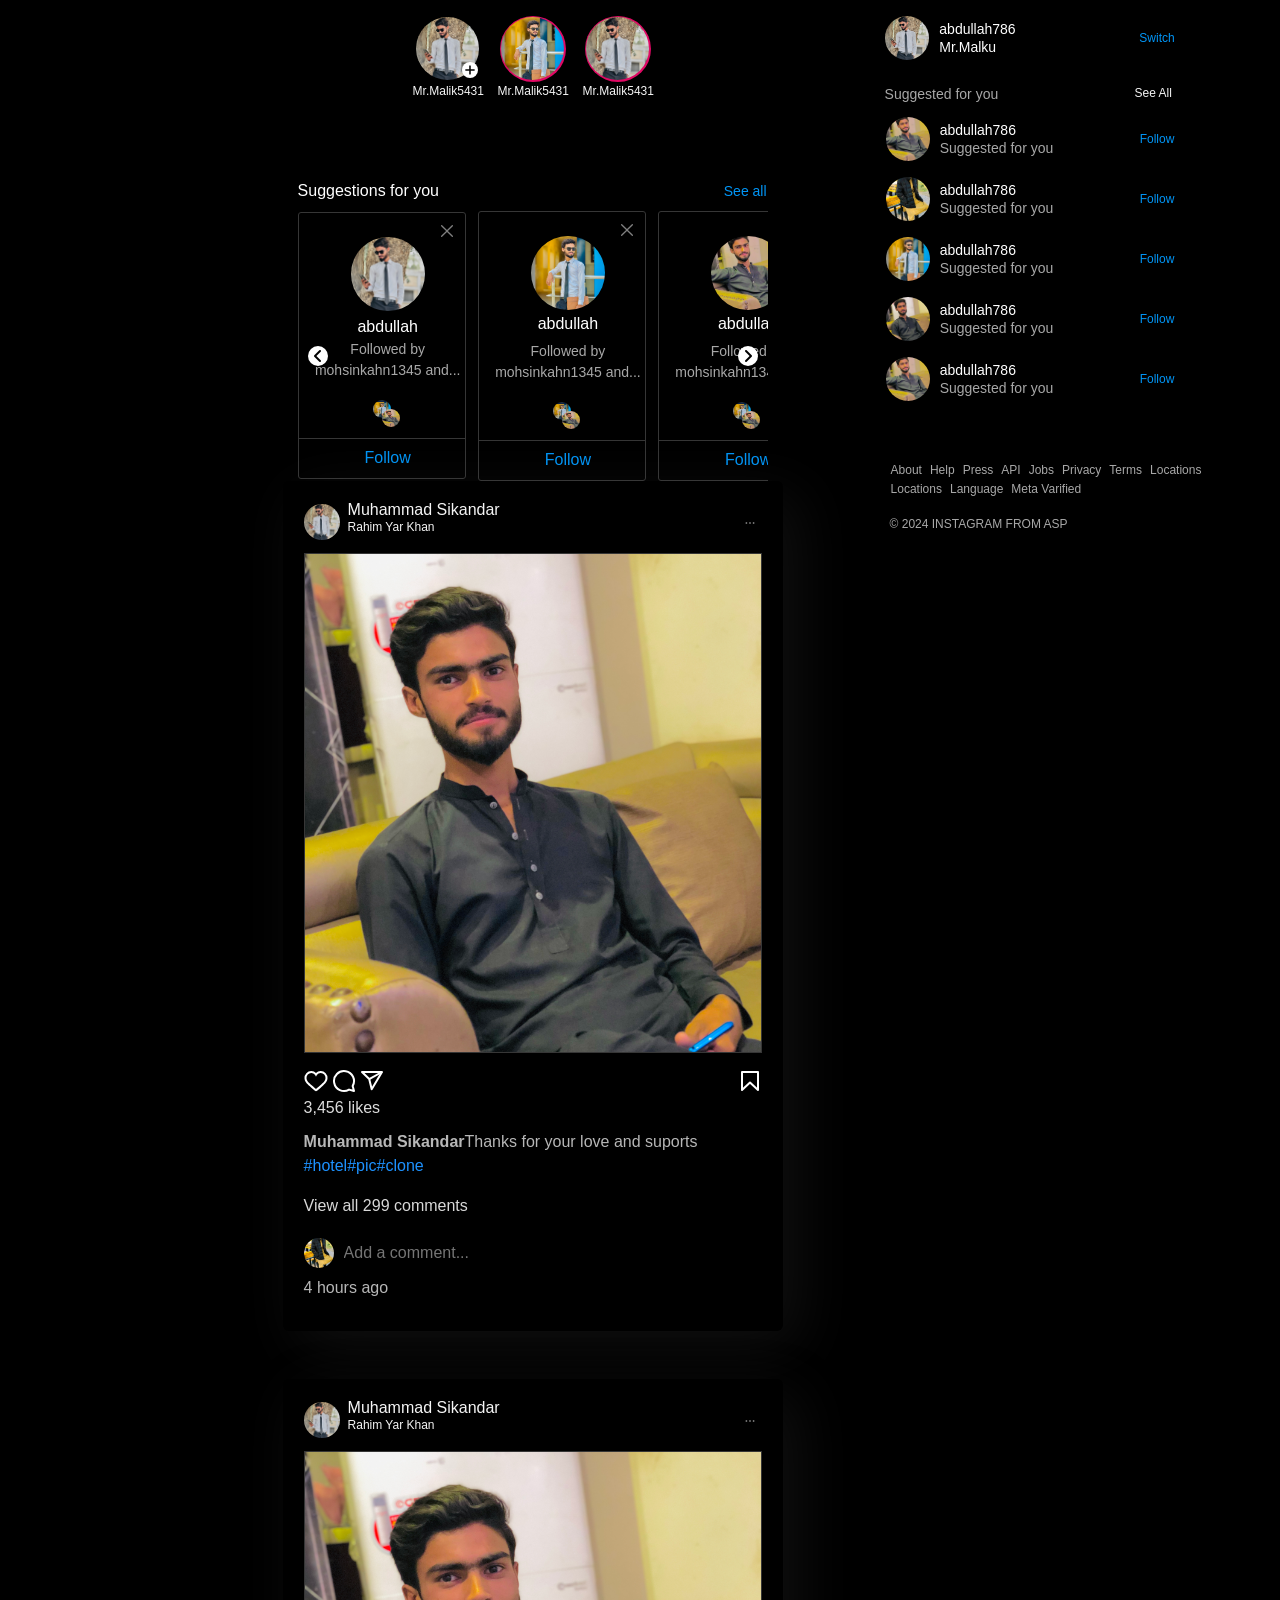
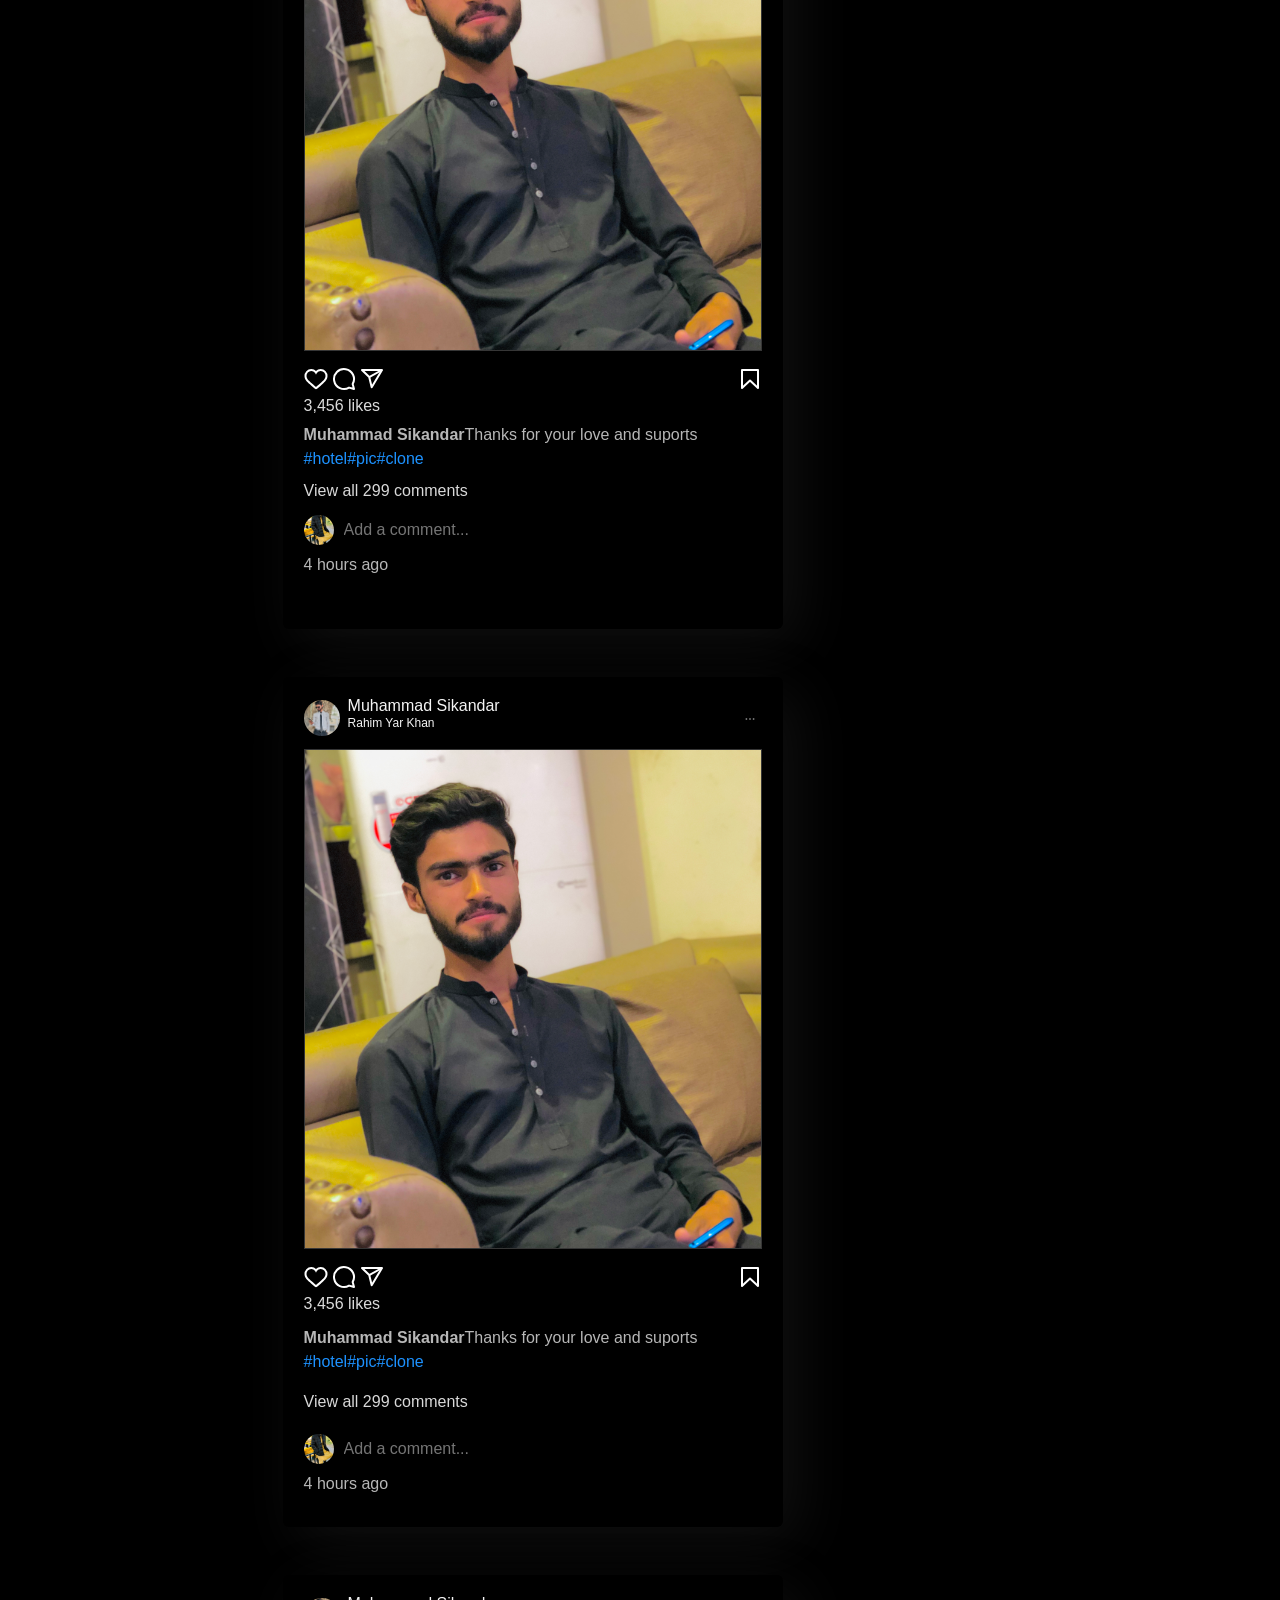
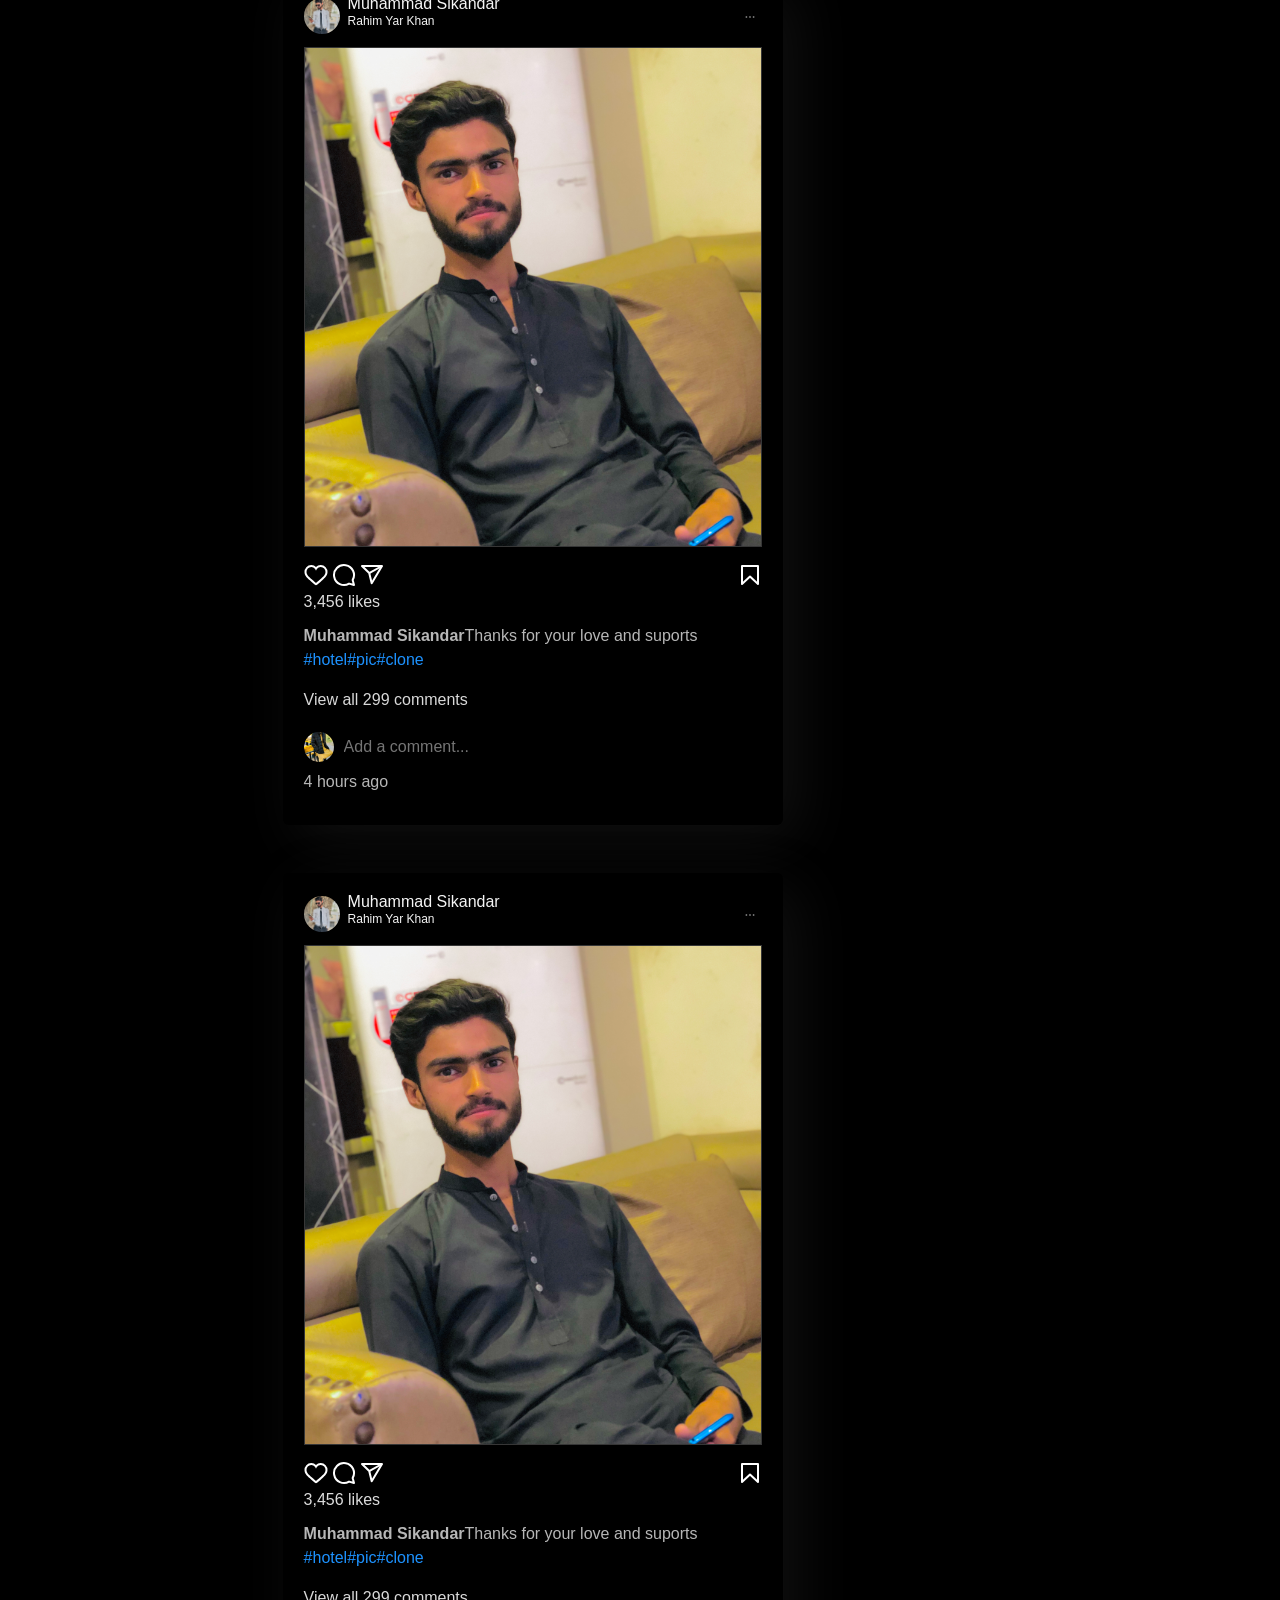
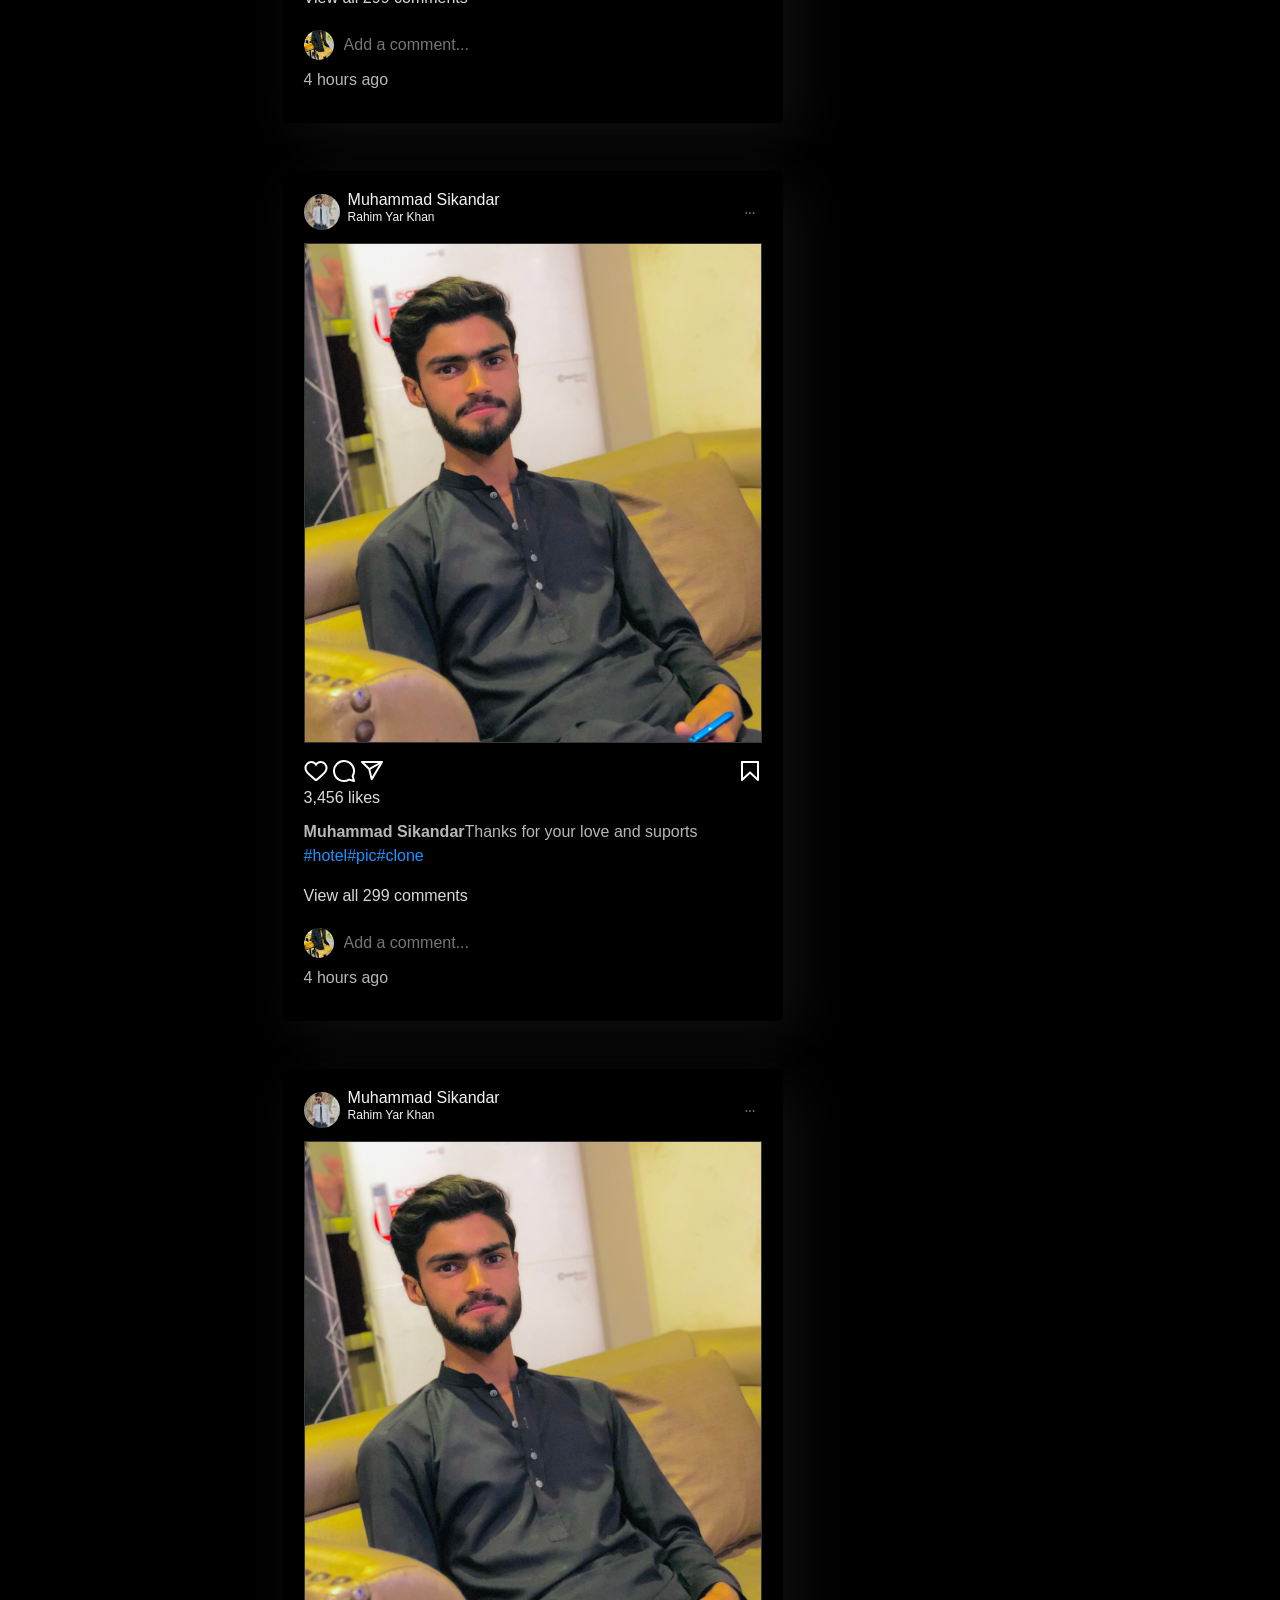
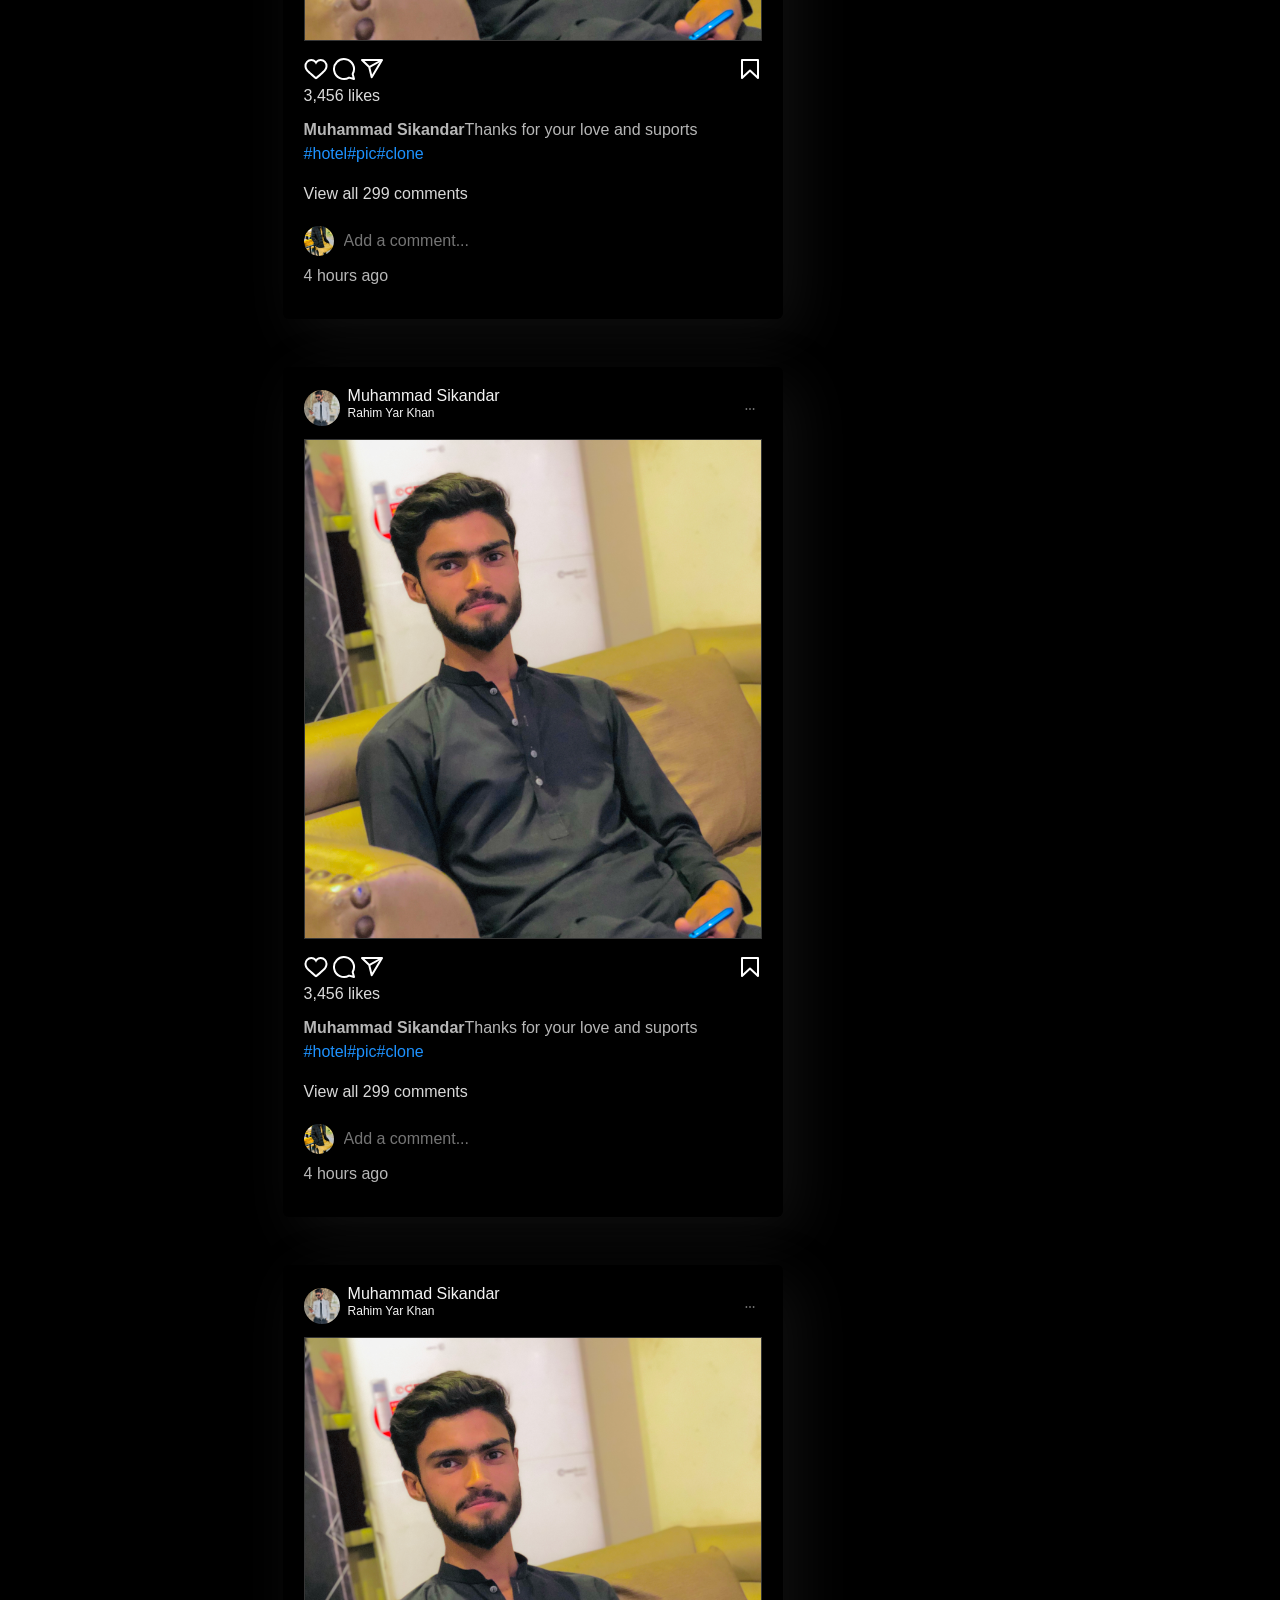
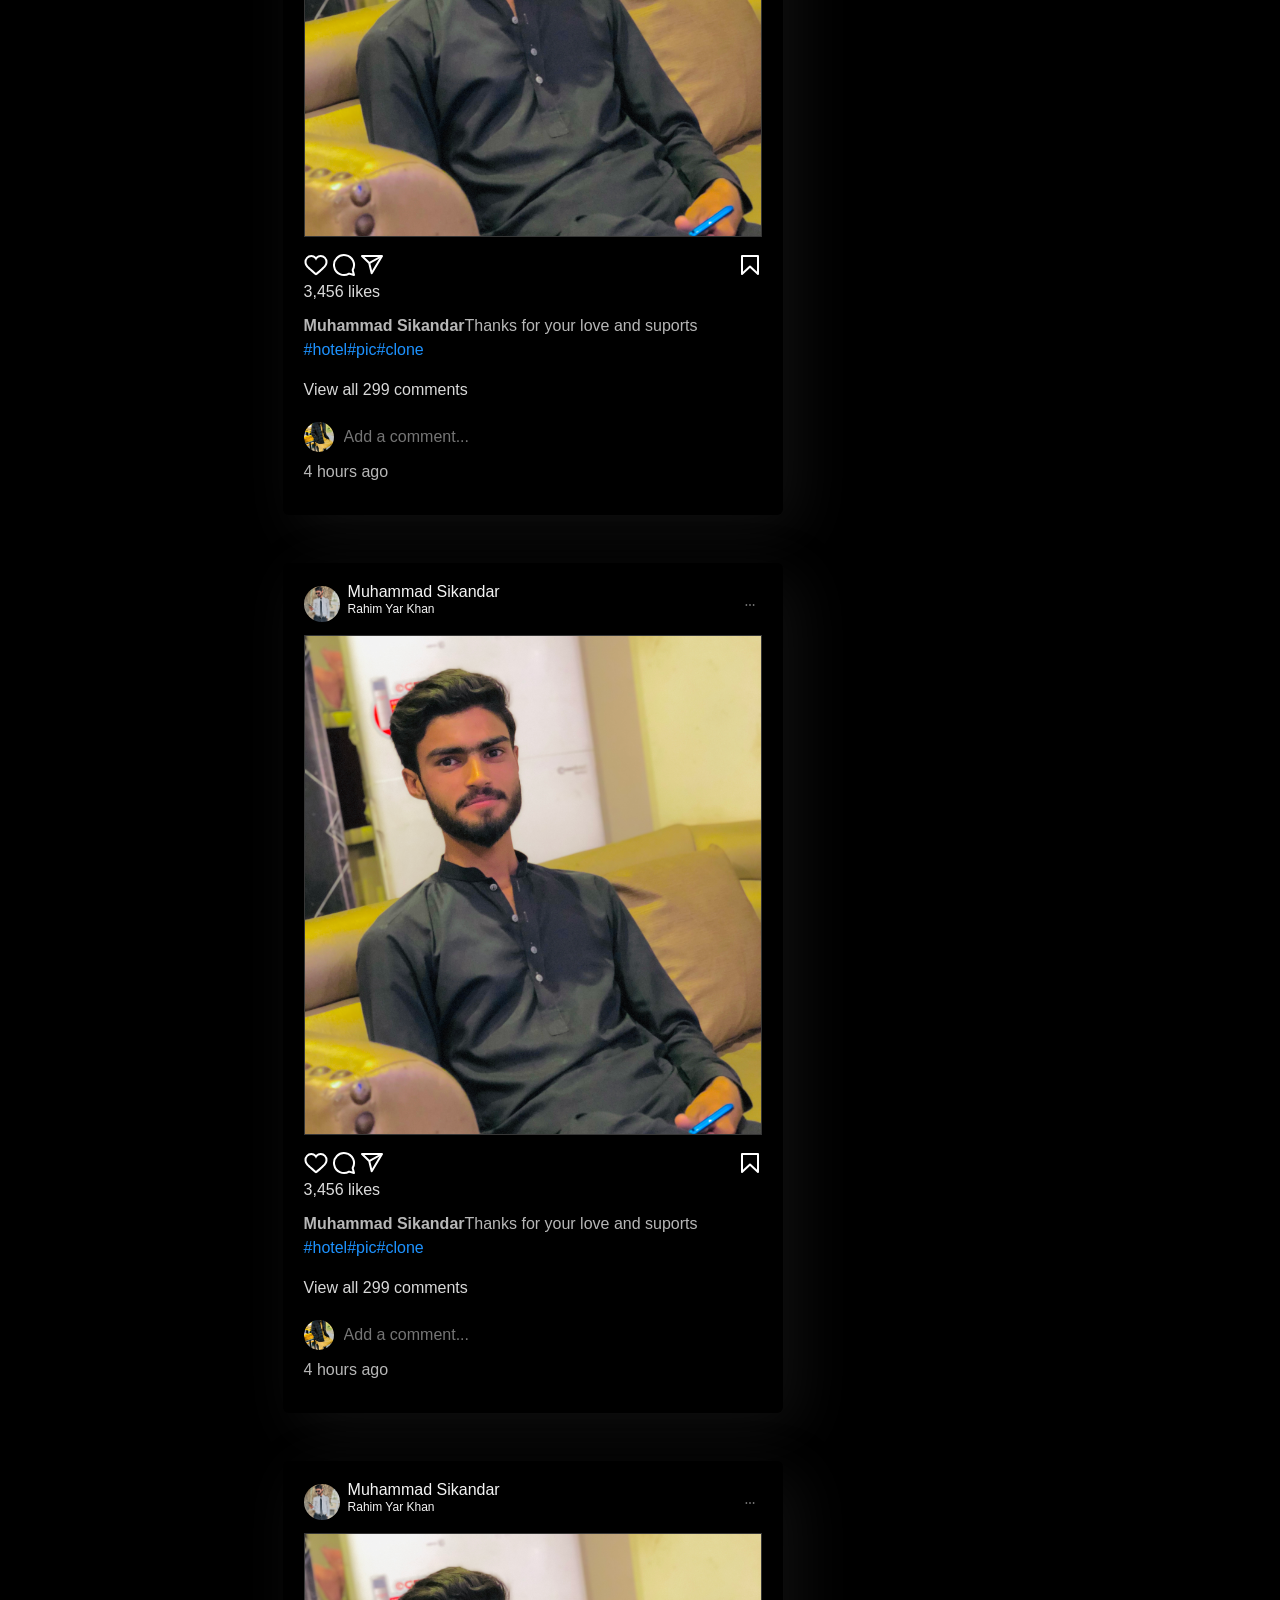
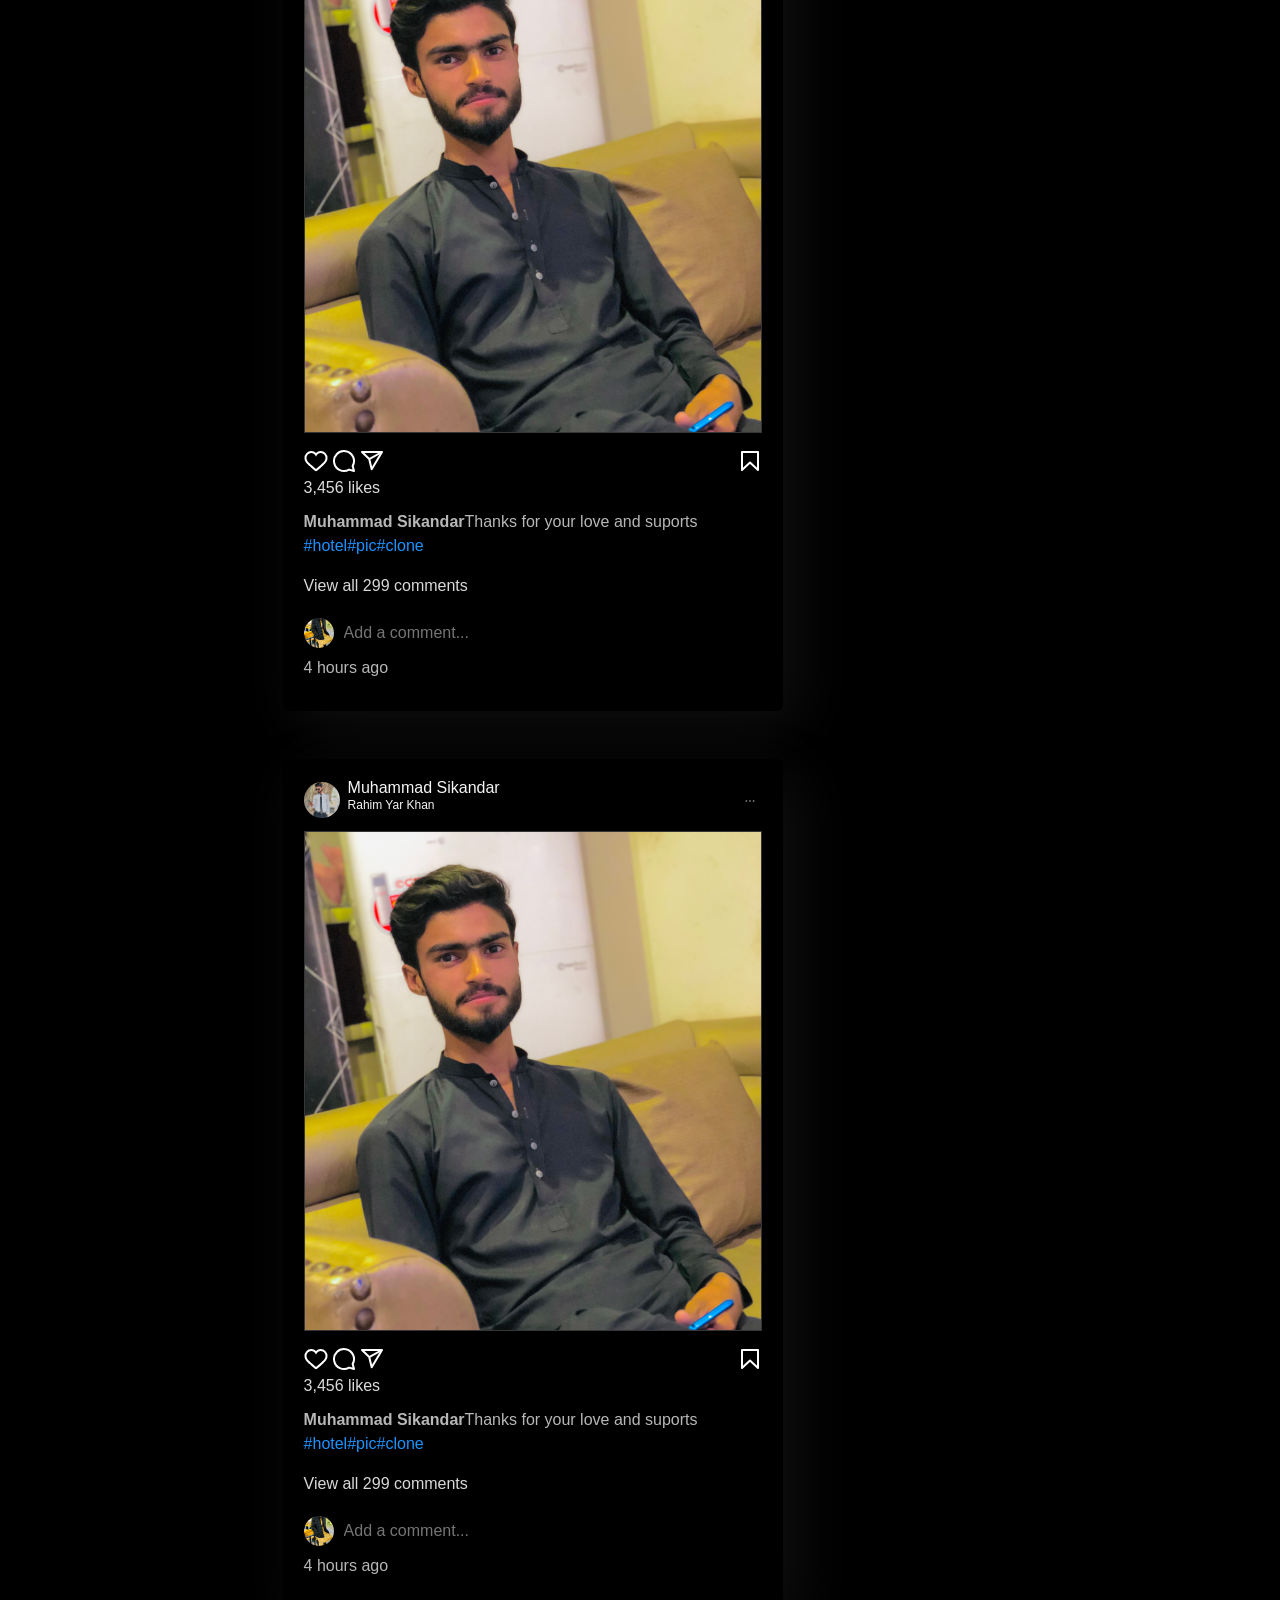
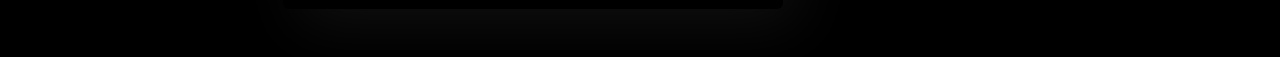
<file: home.html>
<!doctype html>
<html lang="en">

<head>
  <meta charset="utf-8">
  <meta name="viewport" content="width=device-width, initial-scale=1">
  <title>Instagram</title>
  <!-- fevicon instagram -->
  <link rel="apple-touch-icon" sizes="180x180" href="assets/images/logoimage (2).png">
  <link rel="icon" type="image/png" sizes="32x32" href="assets/images/logoimage (2).png">
  <link rel="icon" type="image/png" sizes="16x16" href="assets/images/logoimage (2).png">
  <link rel="manifest" href="/site.webmanifest">
  <!-- bootstrape stylesheet cdn -->
  <link href="https://cdn.jsdelivr.net/npm/bootstrap@5.3.3/dist/css/bootstrap.min.css" rel="stylesheet"
    integrity="sha384-QWTKZyjpPEjISv5WaRU9OFeRpok6YctnYmDr5pNlyT2bRjXh0JMhjY6hW+ALEwIH" crossorigin="anonymous">
  <!-- fontawesome cdn -->
  <link rel="stylesheet" href="https://cdnjs.cloudflare.com/ajax/libs/font-awesome/6.5.2/css/all.min.css"
    integrity="sha512-SnH5WK+bZxgPHs44uWIX+LLJAJ9/2PkPKZ5QiAj6Ta86w+fsb2TkcmfRyVX3pBnMFcV7oQPJkl9QevSCWr3W6A=="
    crossorigin="anonymous" referrerpolicy="no-referrer" />
  <!-- custom css links -->
  <link rel="stylesheet" href="css/responsive.css">
  <link rel="stylesheet" href="css/stylesheet.css">
  <link rel="stylesheet" href="css/story-sec.css">
  <link rel="stylesheet" href="css/sugestion.css">
  <link rel="stylesheet" href="css/post.css">

</head>

<body>
     <!--========================= content section start =================-->
  <div class="content-main-1" id="content-main-1">
    <section class="main-sec">
      <div class=" d-flex justify-content-center">
        <!-- ======= post page section start -->
        <div class="container post-sec d-flex justify-content-center">
          <!-- story sec start -->
          <div class=" stories d-flex">
            <!-- add your story card -->
            <div class=" story-card">
              <div class="back-linear-not">
                <img src="assets/images/IMG-20240418-WA0007 (2).jpg" alt="">
                <div class="plus-icon-story">
                  <img src="assets/svg/pluspost.svg" alt="">
                </div>
              </div>
              <div class="name">
                <p>Mr.Malik5431</p>
              </div>
            </div>
            <!-- card-4 -->
            <div class="story-card">
              <div class="back-linear">
                <img src="assets/images/IMG_4326.jpg" alt="">
              </div>
              <div class="name">
                <p>Mr.Malik5431</p>
              </div>
            </div>
            <!-- card-5 -->
            <div class=" story-card">
              <div class="back-linear">
                <img src="assets/images/IMG-20240418-WA0007 (2).jpg" alt="">
              </div>
              <div class="name">
                <p>Mr.Malik5431</p>
              </div>
            </div>
          </div>
          <!-- suggestion sec start -->
          <div class="container suggested-sec d-flex">
            <div class="d-flex justify-content-end m-auto flex-column mt-5">
              <div class="head-sugg">
                <h4><span class="sugg">Suggestions for you</span></h4>
                <h4><span class="see">See all</span></h4>
              </div>
              <div class="main-scroll-div">
                <div class="cover-sugg-ca">
                  <div>
                    <button onclick="scrollr()" class="icon-caro icon-l"><i
                        class="fas fa-angle-left angle-ic"></i></button>
                  </div>
                  <div class="scroll-images">
                    <div class="child">
                      <div class="child-image card-suggestion">
                        <img class="cross-ic" src="assets/svg/cross.svg" alt="img">
                        <div class="item d-flex flex-column justify-content-center align-center">
                          <div><img class="profile-su-img" src="assets/images/IMG-20240418-WA0007 (2).jpg" alt="">
                          </div>
                          <span class=".name-su-ca">abdullah</span>
                          <p><span class="para-1">Followed by</span><span class="para-2">mohsinkahn1345
                              and...</span>
                          </p>
                          <span class="followed-imgs">
                            <img class="followed-img-1" src="assets/images/IMG_4326.jpg" alt="img">
                            <img class="followed-img-2" src="assets/images/IMG_4310.jpg" alt="">
                          </span>
                        </div>
                        <div class="item-2">
                          <a class="follow-end" href="">Follow</a>
                        </div>
                      </div>
                    </div>
                    <div class="child">
                      <div class="child-image card-suggestion">
                        <img class="cross-ic" src="assets/svg/cross.svg" alt="img">
                        <div class="item d-flex flex-column justify-content-center">
                          <div><img class="profile-su-img" src="assets/images/IMG_4326.jpg" alt="">
                          </div>
                          <h6 class="name">abdullah</h6>
                          <p><span class="para-1">Followed by</span><span class="para-2">mohsinkahn1345
                              and...</span>
                          </p>
                          <span class="followed-imgs">
                            <img class="followed-img-1" src="assets/images/IMG_4326.jpg" alt="img">
                            <img class="followed-img-2" src="assets/images/IMG_4310.jpg" alt="">
                          </span>
                        </div>
                        <div class="item-2">
                          <a class="follow-end" href="">Follow</a>
                        </div>
                      </div>
                    </div>
                    <div class="child">
                      <div class="child-image card-suggestion">
                        <img class="cross-ic" src="assets/svg/cross.svg" alt="img">
                        <div class="item d-flex flex-column justify-content-center">
                          <div><img class="profile-su-img" src="assets/images/IMG_4310.jpg" alt="">
                          </div>
                          <h6 class="name">abdullah</h6>
                          <p><span class="para-1">Followed by</span><span class="para-2">mohsinkahn1345
                              and...</span>
                          </p>
                          <span class="followed-imgs">
                            <img class="followed-img-1" src="assets/images/IMG_4326.jpg" alt="img">
                            <img class="followed-img-2" src="assets/images/IMG_4310.jpg" alt="">
                          </span>
                        </div>
                        <div class="item-2">
                          <a class="follow-end" href="">Follow</a>
                        </div>
                      </div>
                    </div>
                    <div class="child">
                      <div class="child-image card-suggestion">
                        <img class="cross-ic" src="assets/svg/cross.svg" alt="img">
                        <div class="item d-flex flex-column justify-content-center">
                          <div><img class="profile-su-img" src="assets/images/IMG_4307.jpg" alt="">
                          </div>
                          <h6 class="name">abdullah</h6>
                          <p><span class="para-1">Followed by</span><span class="para-2">mohsinkahn1345
                              and...</span>
                          </p>
                          <span class="followed-imgs">
                            <img class="followed-img-1" src="assets/images/IMG_4326.jpg" alt="img">
                            <img class="followed-img-2" src="assets/images/IMG_4310.jpg" alt="">
                          </span>
                        </div>
                        <div class="item-2">
                          <a class="follow-end" href="">Follow</a>
                        </div>
                      </div>
                    </div>
                    <div class="child">
                      <div class="child-image card-suggestion">
                        <img class="cross-ic" src="assets/svg/cross.svg" alt="img">
                        <div class="item d-flex flex-column justify-content-center">
                          <div><img class="profile-su-img" src="assets/images/IMG_7737.jpg" alt="">
                          </div>
                          <h6 class="name">abdullah</h6>
                          <p><span class="para-1">Followed by</span><span class="para-2">mohsinkahn1345
                              and...</span>
                          </p>
                          <span class="followed-imgs">
                            <img class="followed-img-1" src="assets/images/IMG_4326.jpg" alt="img">
                            <img class="followed-img-2" src="assets/images/IMG_4310.jpg" alt="">
                          </span>
                        </div>
                        <div class="item-2">
                          <a class="follow-end" href="">Follow</a>
                        </div>
                      </div>
                    </div>
                    <div class="child">
                      <div class="child-image card-suggestion">
                        <img class="cross-ic" src="assets/svg/cross.svg" alt="img">
                        <div class="item d-flex flex-column justify-content-center">
                          <div><img class="profile-su-img" src="assets/images/IMG-20240418-WA0007 (2).jpg" alt="">
                          </div>
                          <h6 class="name">abdullah</h6>
                          <p><span class="para-1">Followed by</span><span class="para-2">mohsinkahn1345
                              and...</span>
                          </p>
                          <span class="followed-imgs">
                            <img class="followed-img-1" src="assets/images/IMG_4326.jpg" alt="img">
                            <img class="followed-img-2" src="assets/images/IMG_4310.jpg" alt="">
                          </span>
                        </div>
                        <div class="item-2">
                          <a class="follow-end" href="">Follow</a>
                        </div>
                      </div>
                    </div>
                  </div>
                  <div>
                    <button onclick="scrolll()" class="icon-caro icon-r"><i
                        class="fas fa-angle-right angle-ic"></i></button>
                  </div>
                </div>
              </div>

            </div>
          </div>
          <!-- suggestion sec end -->
          <!-- story sec end -->
          <div class="justify-content-center">
            <div class="post" data-post-id="1">
              <div class="card mb-5">
                <div class="top">
                  <div class="userdetail">
                    <div class="profile-image">
                      <img src="assets/images/IMG-20240418-WA0007 (1).jpg" alt="" class="cover" srcset="">
                    </div>
                    <h3>Muhammad Sikandar <br><span>Rahim Yar Khan</span></h3>
                  </div>
                  <div>
                    <img src="assets/svg/dotbtn.svg" class="dot" alt="">
                  </div>
                </div>
                <div class="image-bx">
                  <img src="assets/images/IMG_4307.jpg" class="cover" alt="">
                </div>
                <div class="actionsBtns">
                  <div class="left">
                    <img class="like-button" src="assets/svg/heart.svg">
                    <img src="assets/svg/comment.svg" alt="">
                    <img src="assets/svg/share.svg" alt="">
                  </div>
                  <div class="right">
                    <img src="assets/svg/favouritPost.svg" class="favourit" alt="">
                  </div>
                </div>
                <h4 class="likes">3,456 likes</h4>
                <h4 class="message"><b>Muhammad Sikandar</b>Thanks for your love and suports
                  <span>#hotel</span><span>#pic</span><span>#clone</span>
                </h4>
                <h4 class="comments font-size-h4">View all 299 comments</h4>
                <div class="addcomments">
                  <div class="userImg">
                    <img src="assets/images/321012644_464342419232543_5709440205566717067_n - Copy (2).jpg" alt=""
                      srcset="" class="cover">
                  </div>
                  <input type="text" class="text" placeholder="Add a comment...">
                </div>
                <h5 class="postTime">4 hours ago</h5>
              </div>
            </div>
            <!-- second card -->
            <div class="post" data-post-id="2">
              <div class="card mb-5">
                <div class="top">
                  <div class="userdetail">
                    <div class="profile-image">
                      <img src="assets/images/IMG-20240418-WA0007 (1).jpg" alt="" class="cover" srcset="">
                    </div>
                    <h3>Muhammad Sikandar <br><span>Rahim Yar Khan</span></h3>
                  </div>
                  <div>
                    <img src="assets/svg/dotbtn.svg" class="dot" alt="">
                  </div>
                </div>
                <div class="image-bx">
                  <img src="assets/images/IMG_4307.jpg" class="cover" alt="">
                </div>
                <span class="post_btn_mob">
                  <div class="actionsBtns">
                    <div class="left">
                      <img class="like-button" src="assets/svg/heart.svg">
                      <img src="assets/svg/comment.svg" alt="">
                      <img src="assets/svg/share.svg" alt="">
                    </div>
                    <div class="right">
                      <img src="assets/svg/favouritPost.svg" class="favourit" alt="">
                    </div>
                  </div>
                  <h4 class="likes">3,456 likes</h4>
                  <h4 class="message"><b>Muhammad Sikandar</b>Thanks for your love and suports
                    <span>#hotel</span><span>#pic</span><span>#clone</span>
                  </h4>
                  <h4 class="comments font-size-h4">View all 299 comments</h4>
                  <div class="addcomments">
                    <div class="userImg">
                      <img src="assets/images/321012644_464342419232543_5709440205566717067_n - Copy (2).jpg" alt=""
                        srcset="" class="cover">
                    </div>
                    <input type="text" class="text" placeholder="Add a comment...">
                  </div>
                  <h5 class="postTime">4 hours ago</h5>
              </div>
              </span>
            </div>
            <!-- 3-c -->
            <div class="post" data-post-id="3">
              <div class="card mb-5">
                <div class="top">
                  <div class="userdetail">
                    <div class="profile-image">
                      <img src="assets/images/IMG-20240418-WA0007 (1).jpg" alt="" class="cover" srcset="">
                    </div>
                    <h3>Muhammad Sikandar <br><span>Rahim Yar Khan</span></h3>
                  </div>
                  <div>
                    <img src="assets/svg/dotbtn.svg" class="dot" alt="">
                  </div>
                </div>
                <div class="image-bx">
                  <img src="assets/images/IMG_4307.jpg" class="cover" alt="">
                </div>
                <div class="actionsBtns">
                  <div class="left">
                    <img class="like-button" src="assets/svg/heart.svg">
                    <img src="assets/svg/comment.svg" alt="">
                    <img src="assets/svg/share.svg" alt="">
                  </div>
                  <div class="right">
                    <img src="assets/svg/favouritPost.svg" class="favourit" alt="">
                  </div>
                </div>
                <h4 class="likes">3,456 likes</h4>
                <h4 class="message"><b>Muhammad Sikandar</b>Thanks for your love and suports
                  <span>#hotel</span><span>#pic</span><span>#clone</span>
                </h4>
                <h4 class="comments font-size-h4">View all 299 comments</h4>
                <div class="addcomments">
                  <div class="userImg">
                    <img src="assets/images/321012644_464342419232543_5709440205566717067_n - Copy (2).jpg" alt=""
                      srcset="" class="cover">
                  </div>
                  <input type="text" class="text" placeholder="Add a comment...">
                </div>
                <h5 class="postTime">4 hours ago</h5>
              </div>
            </div>
            <!-- 4-c -->

            <div class="post" data-post-id="4">
              <div class="card mb-5">
                <div class="top">
                  <div class="userdetail">
                    <div class="profile-image">
                      <img src="assets/images/IMG-20240418-WA0007 (1).jpg" alt="" class="cover" srcset="">
                    </div>
                    <h3>Muhammad Sikandar <br><span>Rahim Yar Khan</span></h3>
                  </div>
                  <div>
                    <img src="assets/svg/dotbtn.svg" class="dot" alt="">
                  </div>
                </div>
                <div class="image-bx">
                  <img src="assets/images/IMG_4307.jpg" class="cover" alt="">
                </div>
                <div class="actionsBtns">
                  <div class="left">
                    <img class="like-button" src="assets/svg/heart.svg">
                    <img src="assets/svg/comment.svg" alt="">
                    <img src="assets/svg/share.svg" alt="">
                  </div>
                  <div class="right">
                    <img src="assets/svg/favouritPost.svg" class="favourit" alt="">
                  </div>
                </div>
                <h4 class="likes">3,456 likes</h4>
                <h4 class="message"><b>Muhammad Sikandar</b>Thanks for your love and suports
                  <span>#hotel</span><span>#pic</span><span>#clone</span>
                </h4>
                <h4 class="comments font-size-h4">View all 299 comments</h4>
                <div class="addcomments">
                  <div class="userImg">
                    <img src="assets/images/321012644_464342419232543_5709440205566717067_n - Copy (2).jpg" alt=""
                      srcset="" class="cover">
                  </div>
                  <input type="text" class="text" placeholder="Add a comment...">
                </div>
                <h5 class="postTime">4 hours ago</h5>
              </div>
            </div>
            <!-- 5-c -->

            <div class="post" data-post-id="5">
              <div class="card mb-5">
                <div class="top">
                  <div class="userdetail">
                    <div class="profile-image">
                      <img src="assets/images/IMG-20240418-WA0007 (1).jpg" alt="" class="cover" srcset="">
                    </div>
                    <h3>Muhammad Sikandar <br><span>Rahim Yar Khan</span></h3>
                  </div>
                  <div>
                    <img src="assets/svg/dotbtn.svg" class="dot" alt="">
                  </div>
                </div>
                <div class="image-bx">
                  <img src="assets/images/IMG_4307.jpg" class="cover" alt="">
                </div>
                <div class="actionsBtns">
                  <div class="left">
                    <img class="like-button" src="assets/svg/heart.svg">
                    <img src="assets/svg/comment.svg" alt="">
                    <img src="assets/svg/share.svg" alt="">
                  </div>
                  <div class="right">
                    <img src="assets/svg/favouritPost.svg" class="favourit" alt="">
                  </div>
                </div>
                <h4 class="likes">3,456 likes</h4>
                <h4 class="message"><b>Muhammad Sikandar</b>Thanks for your love and suports
                  <span>#hotel</span><span>#pic</span><span>#clone</span>
                </h4>
                <h4 class="comments font-size-h4">View all 299 comments</h4>
                <div class="addcomments">
                  <div class="userImg">
                    <img src="assets/images/321012644_464342419232543_5709440205566717067_n - Copy (2).jpg" alt=""
                      srcset="" class="cover">
                  </div>
                  <input type="text" class="text" placeholder="Add a comment...">
                </div>
                <h5 class="postTime">4 hours ago</h5>
              </div>
            </div>
            <!-- 6-c -->

            <div class="post" data-post-id="6">
              <div class="card mb-5">
                <div class="top">
                  <div class="userdetail">
                    <div class="profile-image">
                      <img src="assets/images/IMG-20240418-WA0007 (1).jpg" alt="" class="cover" srcset="">
                    </div>
                    <h3>Muhammad Sikandar <br><span>Rahim Yar Khan</span></h3>
                  </div>
                  <div>
                    <img src="assets/svg/dotbtn.svg" class="dot" alt="">
                  </div>
                </div>
                <div class="image-bx">
                  <img src="assets/images/IMG_4307.jpg" class="cover" alt="">
                </div>
                <div class="actionsBtns">
                  <div class="left">
                    <img class="like-button" src="assets/svg/heart.svg">
                    <img src="assets/svg/comment.svg" alt="">
                    <img src="assets/svg/share.svg" alt="">
                  </div>
                  <div class="right">
                    <img src="assets/svg/favouritPost.svg" class="favourit" alt="">
                  </div>
                </div>
                <h4 class="likes">3,456 likes</h4>
                <h4 class="message"><b>Muhammad Sikandar</b>Thanks for your love and suports
                  <span>#hotel</span><span>#pic</span><span>#clone</span>
                </h4>
                <h4 class="comments font-size-h4">View all 299 comments</h4>
                <div class="addcomments">
                  <div class="userImg">
                    <img src="assets/images/321012644_464342419232543_5709440205566717067_n - Copy (2).jpg" alt=""
                      srcset="" class="cover">
                  </div>
                  <input type="text" class="text" placeholder="Add a comment...">
                </div>
                <h5 class="postTime">4 hours ago</h5>
              </div>
            </div>
            <!-- 7-c -->

            <div class="post" data-post-id="7">
              <div class="card mb-5">
                <div class="top">
                  <div class="userdetail">
                    <div class="profile-image">
                      <img src="assets/images/IMG-20240418-WA0007 (1).jpg" alt="" class="cover" srcset="">
                    </div>
                    <h3>Muhammad Sikandar <br><span>Rahim Yar Khan</span></h3>
                  </div>
                  <div>
                    <img src="assets/svg/dotbtn.svg" class="dot" alt="">
                  </div>
                </div>
                <div class="image-bx">
                  <img src="assets/images/IMG_4307.jpg" class="cover" alt="">
                </div>
                <div class="actionsBtns">
                  <div class="left">
                    <img class="like-button" src="assets/svg/heart.svg">
                    <img src="assets/svg/comment.svg" alt="">
                    <img src="assets/svg/share.svg" alt="">
                  </div>
                  <div class="right">
                    <img src="assets/svg/favouritPost.svg" class="favourit" alt="">
                  </div>
                </div>
                <h4 class="likes">3,456 likes</h4>
                <h4 class="message"><b>Muhammad Sikandar</b>Thanks for your love and suports
                  <span>#hotel</span><span>#pic</span><span>#clone</span>
                </h4>
                <h4 class="comments font-size-h4">View all 299 comments</h4>
                <div class="addcomments">
                  <div class="userImg">
                    <img src="assets/images/321012644_464342419232543_5709440205566717067_n - Copy (2).jpg" alt=""
                      srcset="" class="cover">
                  </div>
                  <input type="text" class="text" placeholder="Add a comment...">
                </div>
                <h5 class="postTime">4 hours ago</h5>
              </div>
            </div>
            <!-- 8-c -->

            <div class="post" data-post-id="8">
              <div class="card mb-5">
                <div class="top">
                  <div class="userdetail">
                    <div class="profile-image">
                      <img src="assets/images/IMG-20240418-WA0007 (1).jpg" alt="" class="cover" srcset="">
                    </div>
                    <h3>Muhammad Sikandar <br><span>Rahim Yar Khan</span></h3>
                  </div>
                  <div>
                    <img src="assets/svg/dotbtn.svg" class="dot" alt="">
                  </div>
                </div>
                <div class="image-bx">
                  <img src="assets/images/IMG_4307.jpg" class="cover" alt="">
                </div>
                <div class="actionsBtns">
                  <div class="left">
                    <img class="like-button" src="assets/svg/heart.svg">
                    <img src="assets/svg/comment.svg" alt="">
                    <img src="assets/svg/share.svg" alt="">
                  </div>
                  <div class="right">
                    <img src="assets/svg/favouritPost.svg" class="favourit" alt="">
                  </div>
                </div>
                <h4 class="likes">3,456 likes</h4>
                <h4 class="message"><b>Muhammad Sikandar</b>Thanks for your love and suports
                  <span>#hotel</span><span>#pic</span><span>#clone</span>
                </h4>
                <h4 class="comments font-size-h4">View all 299 comments</h4>
                <div class="addcomments">
                  <div class="userImg">
                    <img src="assets/images/321012644_464342419232543_5709440205566717067_n - Copy (2).jpg" alt=""
                      srcset="" class="cover">
                  </div>
                  <input type="text" class="text" placeholder="Add a comment...">
                </div>
                <h5 class="postTime">4 hours ago</h5>
              </div>
            </div>
            <!-- 9-c -->

            <div class="post" data-post-id="9">
              <div class="card mb-5">
                <div class="top">
                  <div class="userdetail">
                    <div class="profile-image">
                      <img src="assets/images/IMG-20240418-WA0007 (1).jpg" alt="" class="cover" srcset="">
                    </div>
                    <h3>Muhammad Sikandar <br><span>Rahim Yar Khan</span></h3>
                  </div>
                  <div>
                    <img src="assets/svg/dotbtn.svg" class="dot" alt="">
                  </div>
                </div>
                <div class="image-bx">
                  <img src="assets/images/IMG_4307.jpg" class="cover" alt="">
                </div>
                <div class="actionsBtns">
                  <div class="left">
                    <img class="like-button" src="assets/svg/heart.svg">
                    <img src="assets/svg/comment.svg" alt="">
                    <img src="assets/svg/share.svg" alt="">
                  </div>
                  <div class="right">
                    <img src="assets/svg/favouritPost.svg" class="favourit" alt="">
                  </div>
                </div>
                <h4 class="likes">3,456 likes</h4>
                <h4 class="message"><b>Muhammad Sikandar</b>Thanks for your love and suports
                  <span>#hotel</span><span>#pic</span><span>#clone</span>
                </h4>
                <h4 class="comments font-size-h4">View all 299 comments</h4>
                <div class="addcomments">
                  <div class="userImg">
                    <img src="assets/images/321012644_464342419232543_5709440205566717067_n - Copy (2).jpg" alt=""
                      srcset="" class="cover">
                  </div>
                  <input type="text" class="text" placeholder="Add a comment...">
                </div>
                <h5 class="postTime">4 hours ago</h5>
              </div>
            </div>
            <!-- 10-c -->

            <div class="post" data-post-id="10">
              <div class="card mb-5">
                <div class="top">
                  <div class="userdetail">
                    <div class="profile-image">
                      <img src="assets/images/IMG-20240418-WA0007 (1).jpg" alt="" class="cover" srcset="">
                    </div>
                    <h3>Muhammad Sikandar <br><span>Rahim Yar Khan</span></h3>
                  </div>
                  <div>
                    <img src="assets/svg/dotbtn.svg" class="dot" alt="">
                  </div>
                </div>
                <div class="image-bx">
                  <img src="assets/images/IMG_4307.jpg" class="cover" alt="">
                </div>
                <div class="actionsBtns">
                  <div class="left">
                    <img class="like-button" src="assets/svg/heart.svg">
                    <img src="assets/svg/comment.svg" alt="">
                    <img src="assets/svg/share.svg" alt="">
                  </div>
                  <div class="right">
                    <img src="assets/svg/favouritPost.svg" class="favourit" alt="">
                  </div>
                </div>
                <h4 class="likes">3,456 likes</h4>
                <h4 class="message"><b>Muhammad Sikandar</b>Thanks for your love and suports
                  <span>#hotel</span><span>#pic</span><span>#clone</span>
                </h4>
                <h4 class="comments font-size-h4">View all 299 comments</h4>
                <div class="addcomments">
                  <div class="userImg">
                    <img src="assets/images/321012644_464342419232543_5709440205566717067_n - Copy (2).jpg" alt=""
                      srcset="" class="cover">
                  </div>
                  <input type="text" class="text" placeholder="Add a comment...">
                </div>
                <h5 class="postTime">4 hours ago</h5>
              </div>
            </div>
            <!-- 11-c -->

            <div class="post" data-post-id="11">
              <div class="card mb-5">
                <div class="top">
                  <div class="userdetail">
                    <div class="profile-image">
                      <img src="assets/images/IMG-20240418-WA0007 (1).jpg" alt="" class="cover" srcset="">
                    </div>
                    <h3>Muhammad Sikandar <br><span>Rahim Yar Khan</span></h3>
                  </div>
                  <div>
                    <img src="assets/svg/dotbtn.svg" class="dot" alt="">
                  </div>
                </div>
                <div class="image-bx">
                  <img src="assets/images/IMG_4307.jpg" class="cover" alt="">
                </div>
                <div class="actionsBtns">
                  <div class="left">
                    <img class="like-button" src="assets/svg/heart.svg">
                    <img src="assets/svg/comment.svg" alt="">
                    <img src="assets/svg/share.svg" alt="">
                  </div>
                  <div class="right">
                    <img src="assets/svg/favouritPost.svg" class="favourit" alt="">
                  </div>
                </div>
                <h4 class="likes">3,456 likes</h4>
                <h4 class="message"><b>Muhammad Sikandar</b>Thanks for your love and suports
                  <span>#hotel</span><span>#pic</span><span>#clone</span>
                </h4>
                <h4 class="comments font-size-h4">View all 299 comments</h4>
                <div class="addcomments">
                  <div class="userImg">
                    <img src="assets/images/321012644_464342419232543_5709440205566717067_n - Copy (2).jpg" alt=""
                      srcset="" class="cover">
                  </div>
                  <input type="text" class="text" placeholder="Add a comment...">
                </div>
                <h5 class="postTime">4 hours ago</h5>
              </div>
            </div>
            <!-- 12-c -->

            <div class="post" data-post-id="12">
              <div class="card mb-5">
                <div class="top">
                  <div class="userdetail">
                    <div class="profile-image">
                      <img src="assets/images/IMG-20240418-WA0007 (1).jpg" alt="" class="cover" srcset="">
                    </div>
                    <h3>Muhammad Sikandar <br><span>Rahim Yar Khan</span></h3>
                  </div>
                  <div>
                    <img src="assets/svg/dotbtn.svg" class="dot" alt="">
                  </div>
                </div>
                <div class="image-bx">
                  <img src="assets/images/IMG_4307.jpg" class="cover" alt="">
                </div>
                <div class="actionsBtns">
                  <div class="left">
                    <img class="like-button" src="assets/svg/heart.svg">
                    <img src="assets/svg/comment.svg" alt="">
                    <img src="assets/svg/share.svg" alt="">
                  </div>
                  <div class="right">
                    <img src="assets/svg/favouritPost.svg" class="favourit" alt="">
                  </div>
                </div>
                <h4 class="likes">3,456 likes</h4>
                <h4 class="message"><b>Muhammad Sikandar</b>Thanks for your love and suports
                  <span>#hotel</span><span>#pic</span><span>#clone</span>
                </h4>
                <h4 class="comments font-size-h4">View all 299 comments</h4>
                <div class="addcomments">
                  <div class="userImg">
                    <img src="assets/images/321012644_464342419232543_5709440205566717067_n - Copy (2).jpg" alt=""
                      srcset="" class="cover">
                  </div>
                  <input type="text" class="text" placeholder="Add a comment...">
                </div>
                <h5 class="postTime">4 hours ago</h5>
              </div>
            </div>
          </div>
        </div>
      </div>
      <!-- ======= post page section end -->
      <div class=" sugested-foryou-main ">
        <div class=" sugested-foryou-sec ">
          <div class="container main-foryou d-flex-justify-contet-center">
            <div class="your-profile">
              <div class="profile-foryou">
                <div class="image-foryou"><img class="image-foryou" src="assets/images/IMG-20240418-WA0007 (2).jpg"
                    alt="">
                </div>
                <div class="name-foryou">
                  <span class="names">abdullah786</span>
                  <span class="names">Mr.Malku</span>
                </div>
                <div class="switch-btn"><span class="switch-btn">
                    <span class="switch-btn">Switch</span>
                  </span></div>
              </div>
            </div>
          </div>
          <div class="d-flex flex-column">
            <div class="suges-heading d-flex flex-row">
              <div class="heading-1">
                <p>Suggested for you</p>
              </div>
              <div class="see-all">
                <p>See All</p>
              </div>
            </div>
            <div class="suges-card-foryou">
              <div class="s-card-1 d-flex">
                <div class="card-foryou">
                  <div class="profile-foryou">
                    <div class="image-foryou"><img class="image-foryou" src="assets/images/IMG_4310.jpg" alt="">
                    </div>
                    <div class="name-foryou">
                      <span class="names">abdullah786</span>
                      <span class="names sug-fo-you-sp">Suggested for you</span>
                    </div>
                    <div class="switch-btn"><span class="switch-btn">
                        <span class="switch-btn">Follow</span>
                      </span></div>
                  </div>
                </div>
              </div>
              <div class="s-card-2 d-flex">
                <div class="card-foryou">
                  <div class="profile-foryou">
                    <div class="image-foryou"><img class="image-foryou"
                        src="assets/images/321012644_464342419232543_5709440205566717067_n - Copy (2).jpg" alt="">
                    </div>
                    <div class="name-foryou">
                      <span class="names">abdullah786</span>
                      <span class="names sug-fo-you-sp">Suggested for you</span>
                    </div>
                    <div class="switch-btn"><span class="switch-btn">
                        <span class="switch-btn">Follow</span>
                      </span></div>
                  </div>
                </div>
              </div>
              <div class="s-card-3 d-flex">
                <div class="card-foryou">
                  <div class="profile-foryou">
                    <div class="image-foryou"><img class="image-foryou" src="assets/images/IMG_4326.jpg" alt="">
                    </div>
                    <div class="name-foryou">
                      <span class="names">abdullah786</span>
                      <span class="names sug-fo-you-sp">Suggested for you</span>
                    </div>
                    <div class="switch-btn"><span class="switch-btn">
                        <span class="switch-btn">Follow</span>
                      </span></div>
                  </div>
                </div>
              </div>
              <div class="s-card-4 d-flex">
                <div class="card-foryou">
                  <div class="profile-foryou">
                    <div class="image-foryou"><img class="image-foryou" src="assets/images/IMG_4307.jpg" alt="">
                    </div>
                    <div class="name-foryou">
                      <span class="names">abdullah786</span>
                      <span class="names sug-fo-you-sp">Suggested for you</span>
                    </div>
                    <div class="switch-btn"><span class="switch-btn">
                        <span class="switch-btn">Follow</span>
                      </span></div>
                  </div>
                </div>
              </div>
              <div class="s-card-5 d-flex">
                <div class="card-foryou">
                  <div class="profile-foryou">
                    <div class="image-foryou"><img class="image-foryou" src="assets/images/IMG_4310.jpg" alt="">
                    </div>
                    <div class="name-foryou">
                      <span class="names">abdullah786</span>
                      <span class="names sug-fo-you-sp">Suggested for you</span>
                    </div>
                    <div class="switch-btn"><span class="switch-btn">
                        <span class="switch-btn">Follow</span>
                      </span></div>
                  </div>
                </div>
              </div>
            </div>
          </div>
          <div class="sugg-foryou-footer d-flex flex-column pt-5">
            <div class="policies d-flex flex-coloumn">
              <div class="spans">
                <span>
                  <ul class="d-flex flex-row li-gap">
                    <li>About</li>
                    <li>Help</li>
                    <li>Press</li>
                    <li>API</li>
                    <li>Jobs</li>
                    <li>Privacy</li>
                    <li>Terms</li>
                    <li>Locations</li>
                  </ul>
                </span>
                <span>
                  <ul class="d-flex flex-row li-gap">
                    <li>Locations</li>
                    <li>Language</li>
                    <li>Meta Varified</li>
                  </ul>
                </span>
              </div>
            </div>
            <div class="copy-right">
              <p>&copy; 2024 INSTAGRAM FROM ASP</p>
            </div>

          </div>
        </div>
      </div>
    </section>
  </div>
  <!--======================== content section ======================= -->

  <!-- custom js link -->
  <script src="js/insta.js"></script>
  <!-- bootstrape js link -->
  <script src="https://cdn.jsdelivr.net/npm/bootstrap@5.3.3/dist/js/bootstrap.bundle.min.js"
    integrity="sha384-YvpcrYf0tY3lHB60NNkmXc5s9fDVZLESaAA55NDzOxhy9GkcIdslK1eN7N6jIeHz"
    crossorigin="anonymous"></script>
  <script src="https://cdn.jsdelivr.net/npm/@popperjs/core@2.11.8/dist/umd/popper.min.js"
    integrity="sha384-I7E8VVD/ismYTF4hNIPjVp/Zjvgyol6VFvRkX/vR+Vc4jQkC+hVqc2pM8ODewa9r"
    crossorigin="anonymous"></script>
  <script src="https://cdn.jsdelivr.net/npm/bootstrap@5.3.3/dist/js/bootstrap.min.js"
    integrity="sha384-0pUGZvbkm6XF6gxjEnlmuGrJXVbNuzT9qBBavbLwCsOGabYfZo0T0to5eqruptLy"
    crossorigin="anonymous"></script>
</body>

</html>
</file>
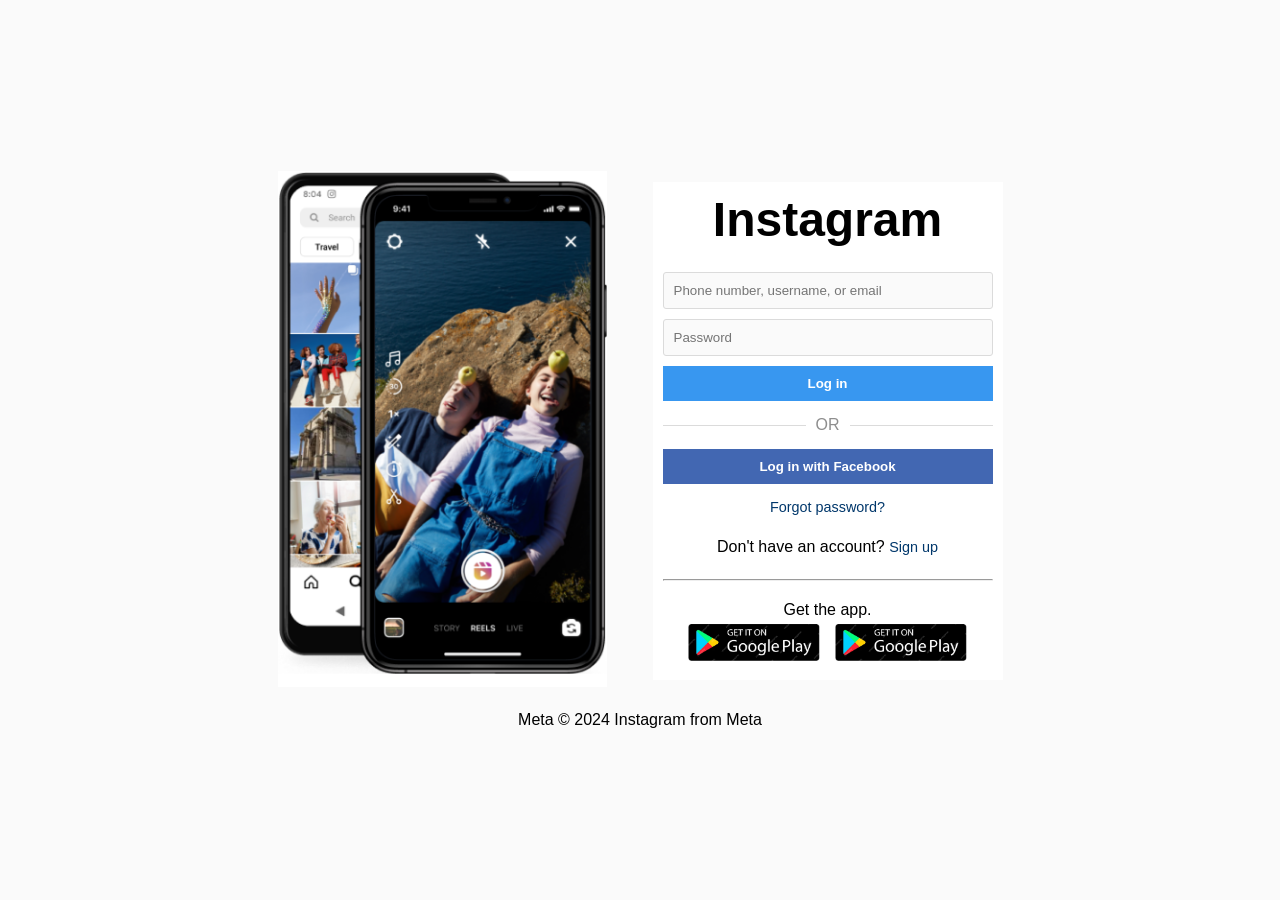
<file: Loginpage.html>
<!DOCTYPE html>
<html lang="en">
<head>
    <meta charset="UTF-8">
    <meta name="viewport" content="width=device-width, initial-scale=1.0">
    <title>Instagram</title>
    <link rel="stylesheet" href="css/Loginpage.css">
</head>
<body>
    <div class="container">
        <div class="phone">
            <img src="assets/images/mobile image.PNG" alt="Instagram preview">
        </div>
        <div class="login-form">
            <h1>Instagram</h1>
            <form>
                <input type="text" placeholder="Phone number, username, or email">
                <input type="password" placeholder="Password">
                <button type="submit">Log in</button>
                <div class="or">OR</div>
                <button type="button" class="fb-login">Log in with Facebook</button>
                <a href="#">Forgot password?</a>
            </form>
            <div class="signup">
                <p>Don't have an account? <a href="#">Sign up</a></p>
            </div>
            <hr>
            <div class="app-download">
                <p>Get the app.</p>
                <img src="assets/images/playstore.PNG" alt="Google Play">
                <img src="assets/images/playstore.PNG" alt="Microsoft Store">
            </div>
        </div>
    </div>
    <footer>
        <p>Meta &copy; 2024 Instagram from Meta</p>
    </footer>
</body>
</html>
</file>
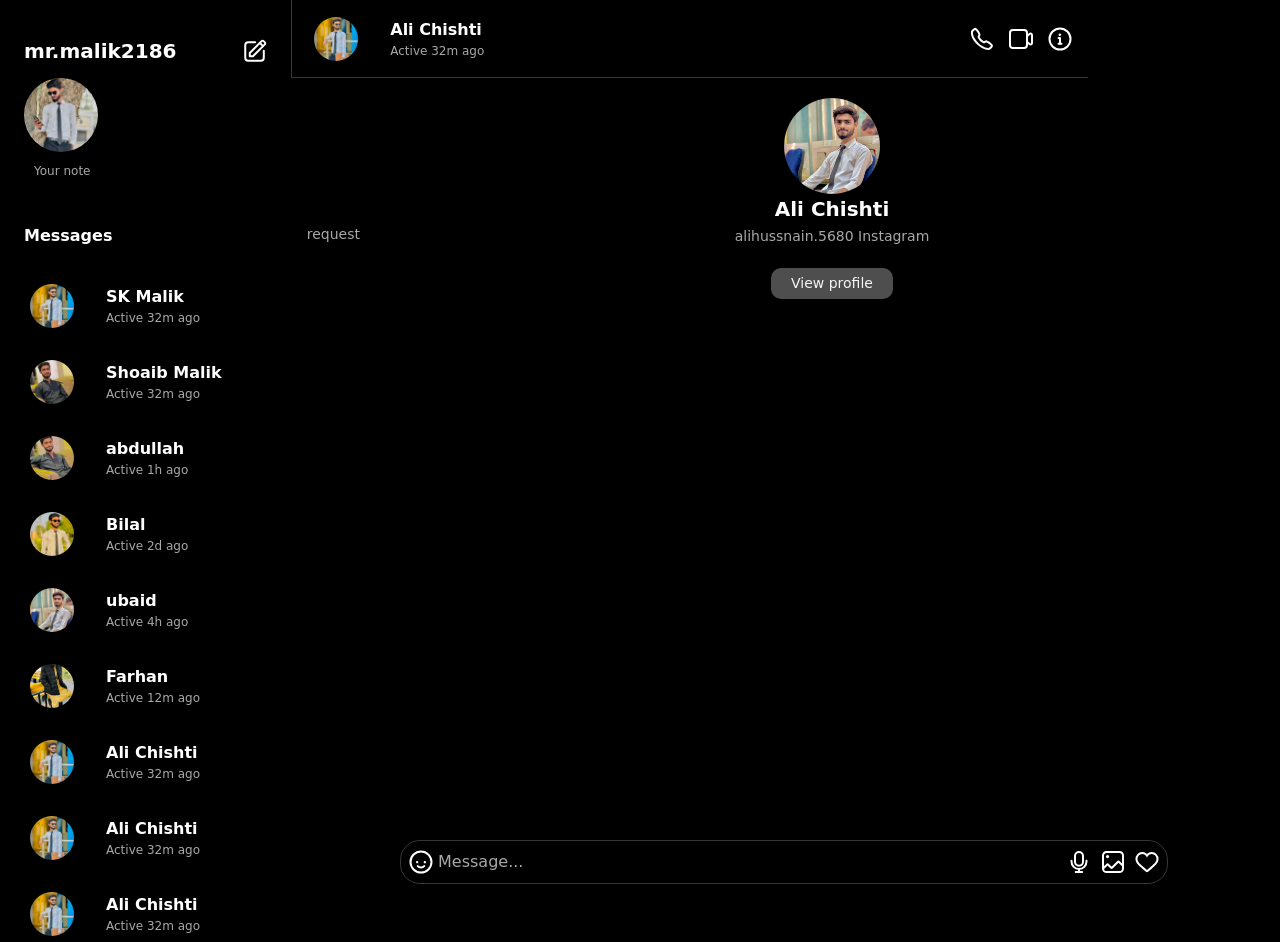
<file: messagebox.html>
<!doctype html>
<html lang="en">

<head>
    <meta charset="utf-8">
    <meta name="viewport" content="width=device-width, initial-scale=1">
    <title>Bootstrap demo</title>
    <link href="https://cdn.jsdelivr.net/npm/bootstrap@5.3.3/dist/css/bootstrap.min.css" rel="stylesheet"
        integrity="sha384-QWTKZyjpPEjISv5WaRU9OFeRpok6YctnYmDr5pNlyT2bRjXh0JMhjY6hW+ALEwIH" crossorigin="anonymous">
        <link rel="stylesheet" href="css/stylesheet.css">
        <link rel="stylesheet" href="css/responsive.css">
        <link rel="stylesheet" href="css/message.css">
</head>

<body style="background: black; color: white;">
    <div id="content-main-1">
        <section class="main-sec">
            <div class="main-message-div">
                <!-- top fixed nav -->
                <div class="user-detail-fixed">
                    <!-- top fixed div -->
                    <div class="fixed-nav-1-detail">
                        <div><span class="user-name-fixed">mr.malik2186</span></div>
                        <div class="newmessage-icon"><img src="assets/svg/newmessage.svg" alt=""></div>
                    </div>
                    <!-- top fixed div second-->
                    <div class="chat-detail-fixed d-flex flex-row">
                        <!-- profile fixed -->
                        <div class="first-user d-flex flex-row">
                            <div class="first-user-image"><img src="assets/images/IMG_4326.jpg" alt=""></div>
                            <div class="first-user-name d-flex ">
                                <div class="first-user-name-name">Ali Chishti</div>
                                <div class="first-user-name-active">Active 32m ago</div>
                            </div>
                        </div>
                        <!-- control button on head -->
                        <div class="fixed-top-icon">
                            <div><img src="assets/svg/audiocall.svg" alt=""></div>
                            <div><img src="assets/svg/videocall.svg" alt=""></div>
                            <div><img src="assets/svg/conversationinfo.svg" alt=""></div>
                        </div>
                    </div>
                </div>
                <!-- second nav -->
                <div class="main-message ">
                    <!-- first div -->
                    <div class="profile-message-contact-detail">
                        <!-- first sidebar -->
                        <div class="contact-detail-image d-flex"><img src="assets/images/IMG-20240418-WA0007 (1).jpg"
                                alt="">
                            <div class="con-det-img-tag">Your note</div>
                        </div>
                        <div class="contact-detail-second d-flex flex-row">
                            <div class="con-det-mess">Messages</div>
                            <div class="con-det-req">request</div>
                        </div>
                        <!-- third -->
                        <!-- first card -->
                        <div class="first-user d-flex flex-row">
                            <div class="first-user-image"><img src="assets/images/IMG_4326.jpg" alt=""></div>
                            <div class="first-user-name d-flex ">
                                <div class="first-user-name-name">SK Malik</div>
                                <div class="first-user-name-active">Active 32m ago</div>
                            </div>
                        </div>
                        <!-- second card -->
                        <div class="first-user d-flex flex-row">
                            <div class="first-user-image"><img src="assets/images/IMG_4307.jpg" alt=""></div>
                            <div class="first-user-name d-flex ">
                                <div class="first-user-name-name">Shoaib Malik</div>
                                <div class="first-user-name-active">Active 32m ago</div>
                            </div>
                        </div>
                        <!-- fourth card -->
                        <div class="first-user d-flex flex-row">
                            <div class="first-user-image"><img src="assets/images/IMG_4310.jpg" alt=""></div>
                            <div class="first-user-name d-flex ">
                                <div class="first-user-name-name">abdullah</div>
                                <div class="first-user-name-active">Active 1h ago</div>
                            </div>
                        </div>
                        <!-- fifth card -->
                        <div class="first-user d-flex flex-row">
                            <div class="first-user-image"><img src="assets/images/IMG_4329.jpg" alt=""></div>
                            <div class="first-user-name d-flex ">
                                <div class="first-user-name-name">Bilal</div>
                                <div class="first-user-name-active">Active 2d ago</div>
                            </div>
                        </div>
                        <!-- sixth card -->
                        <div class="first-user d-flex flex-row">
                            <div class="first-user-image"><img src="assets/images/IMG_6018.jpg" alt=""></div>
                            <div class="first-user-name d-flex ">
                                <div class="first-user-name-name">ubaid</div>
                                <div class="first-user-name-active">Active 4h ago</div>
                            </div>
                        </div>
                        <!-- seventh card -->
                        <div class="first-user d-flex flex-row">
                            <div class="first-user-image"><img
                                    src="assets/images/321012644_464342419232543_5709440205566717067_n - Copy (2).jpg"
                                    alt="">
                            </div>
                            <div class="first-user-name d-flex ">
                                <div class="first-user-name-name">Farhan</div>
                                <div class="first-user-name-active">Active 12m ago</div>
                            </div>
                        </div>
                        <!-- eightth card -->
                        <div class="first-user d-flex flex-row">
                            <div class="first-user-image"><img src="assets/images/IMG_4326.jpg" alt=""></div>
                            <div class="first-user-name d-flex ">
                                <div class="first-user-name-name">Ali Chishti</div>
                                <div class="first-user-name-active">Active 32m ago</div>
                            </div>
                        </div>
                        <!-- ninth card -->
                        <div class="first-user d-flex flex-row">
                            <div class="first-user-image"><img src="assets/images/IMG_4326.jpg" alt=""></div>
                            <div class="first-user-name d-flex ">
                                <div class="first-user-name-name">Ali Chishti</div>
                                <div class="first-user-name-active">Active 32m ago</div>
                            </div>
                        </div>
                        <!-- tenth card -->
                        <div class="first-user d-flex flex-row">
                            <div class="first-user-image"><img src="assets/images/IMG_4326.jpg" alt=""></div>
                            <div class="first-user-name d-flex ">
                                <div class="first-user-name-name">Ali Chishti</div>
                                <div class="first-user-name-active">Active 32m ago</div>
                            </div>
                        </div>
                    </div>
                    <!-- second div main -->
                    <div class="chat-detail ">
                        <div class="all-chat-user-deatail ">
                            <div class="chat-user d-flex flex-coloumn">
                                <div class="image-chat-det"><img src="assets/images/IMG_6018.jpg" alt=""></div>
                                <div><span class="chat-det-name">Ali Chishti</span></div>
                                <div><span class="chat-det-user-name">alihussnain.5680 Instagram</span></div>
                                <div class="chat-det-view-btn"><span class="chat-det-view-btn">View profile</span></div>
                            </div>
                            <!-- main chat in text -->
                            <div class="chating d-flex flex-coloumn">
                                <div class="right-chat"><span>
                                        <ul></ul>
                                    </span></div>
                                <!-- left chat -->
                                <div class="left-chat"><span>
                                        <ul></ul>
                                    </span></div>
                            </div>
                        </div>
                        <!-- last chat input -->
                        <div class="chat-input d-flex flex-row">
                            <div class="first-two-svgs">
                                <div><span class="imoji-input"><img src="assets/svg/emoji.svg" alt=""></span></div>
                            <div><span class="main-input-text"><input type="text" placeholder="Message..."></span></div>
                            </div>
                            <div class="input-last-svgs">
                                <div><span class="mic-svg"><img src="assets/svg/micmessage.svg" alt=""></span></div>
                                <div><span class="photos-input"><img src="assets/svg/addphoto.svg" alt=""></span></div>
                                <div><span class="like-svg"><img src="assets/svg/heart.svg" alt=""></span></div>
                            </div>
                        </div>
                    </div>
                </div>
            </div>
        </section>
        <!-- main div -->
    </div>

    <script src="js/insta.js"></script>
    <script src="https://cdn.jsdelivr.net/npm/bootstrap@5.3.3/dist/js/bootstrap.bundle.min.js"
        integrity="sha384-YvpcrYf0tY3lHB60NNkmXc5s9fDVZLESaAA55NDzOxhy9GkcIdslK1eN7N6jIeHz"
        crossorigin="anonymous"></script>
</body>

</html>
</file>
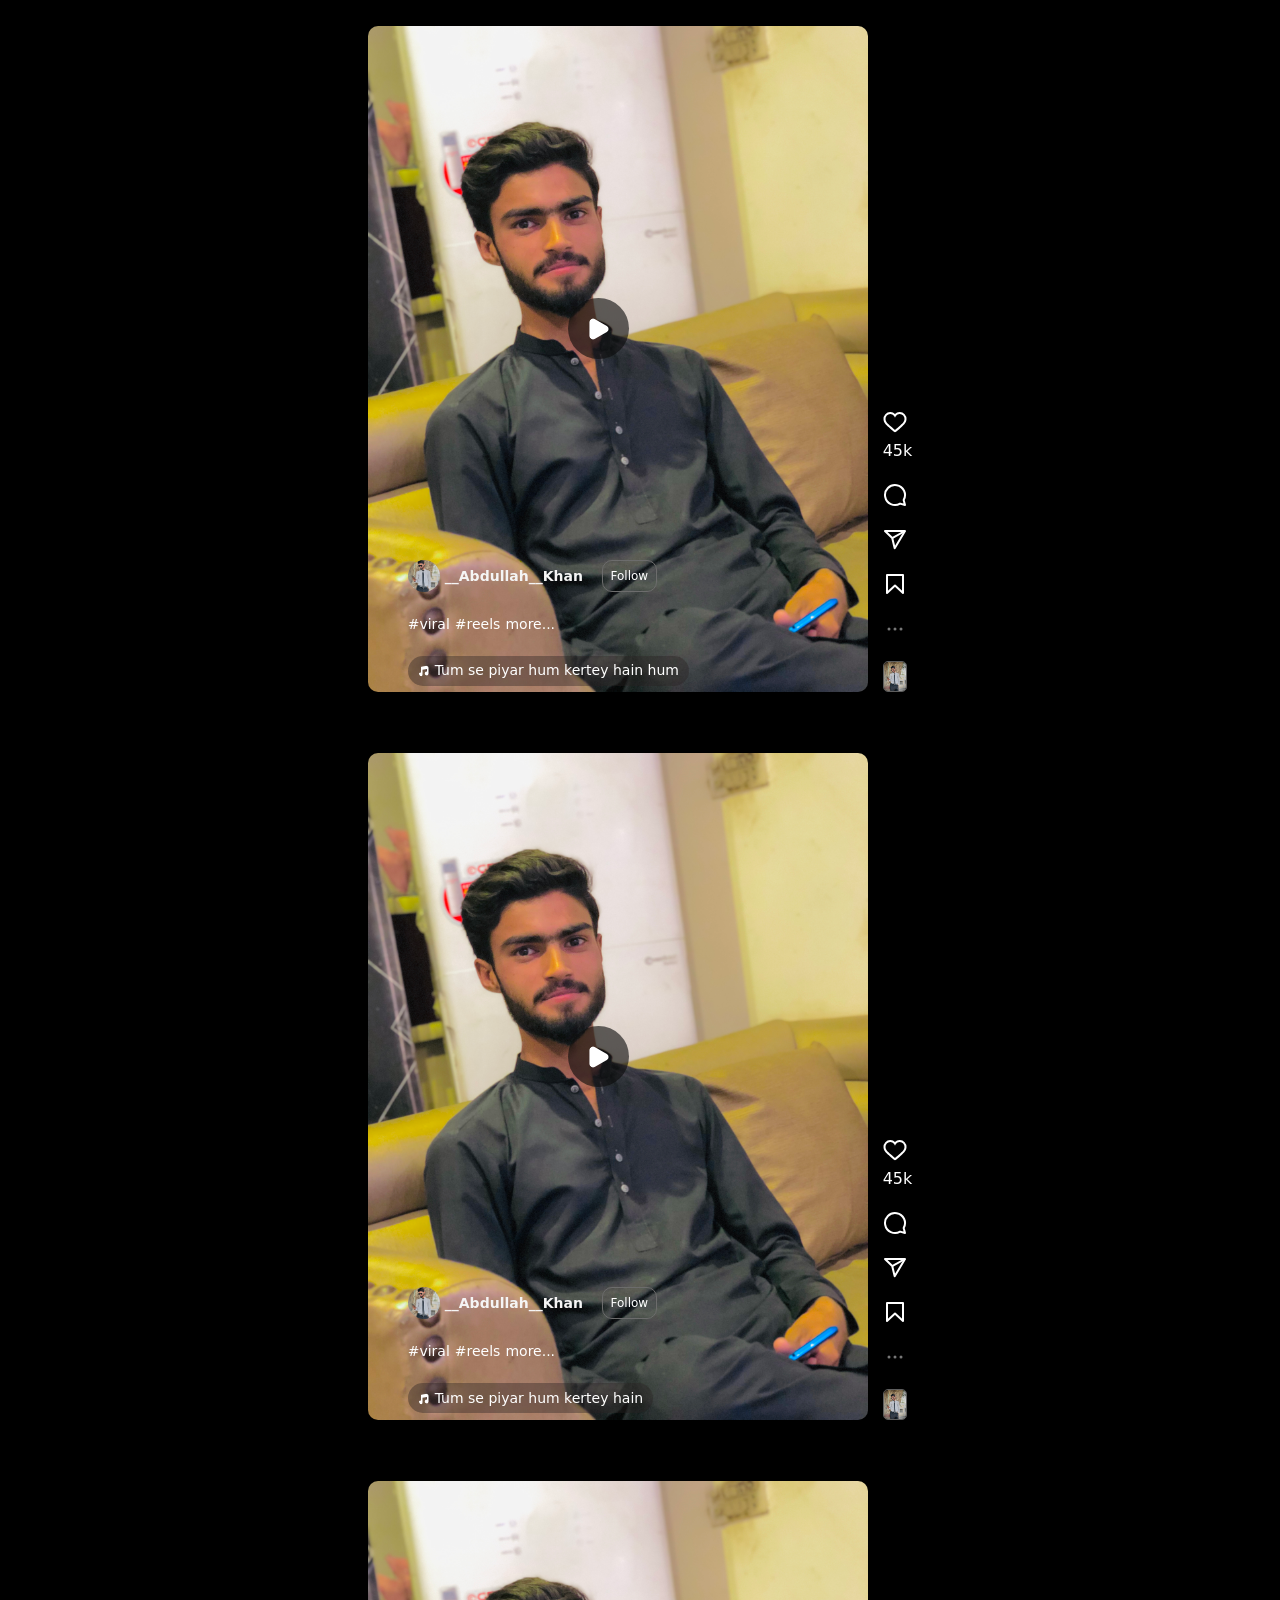
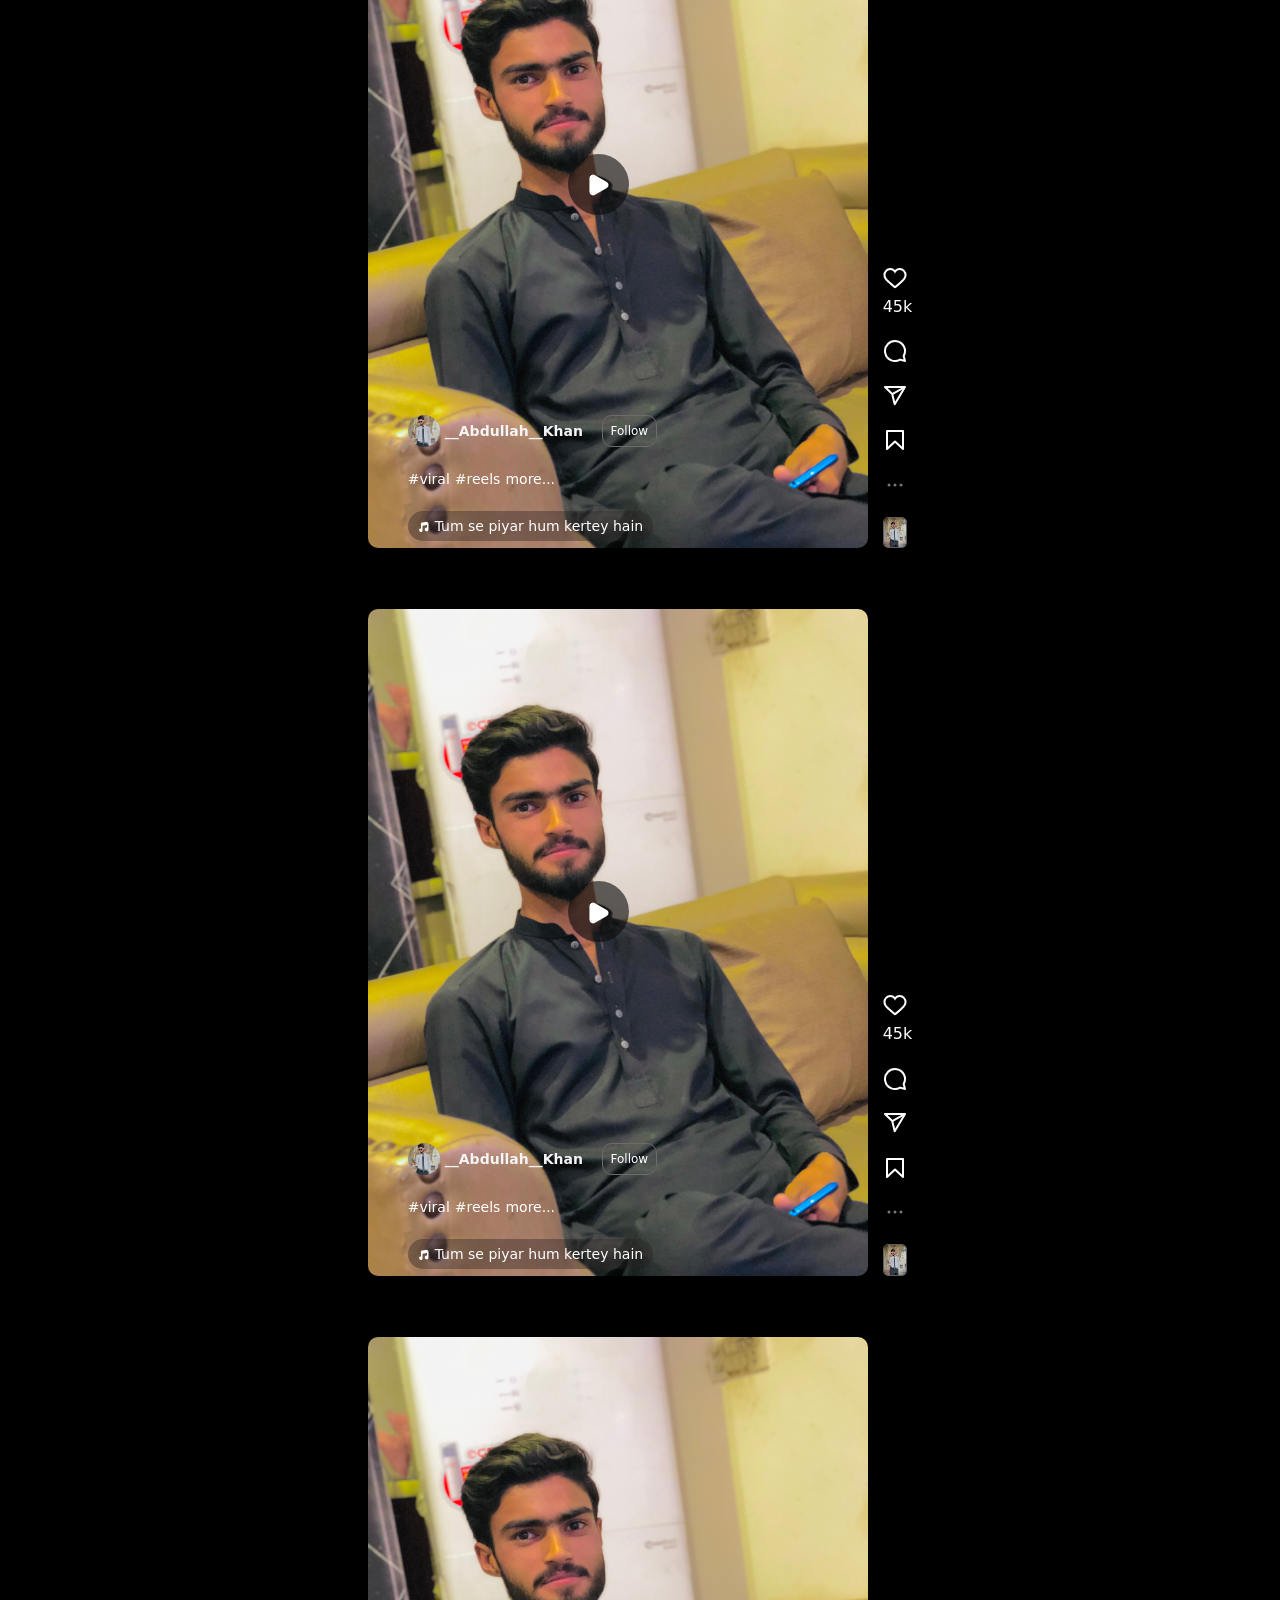
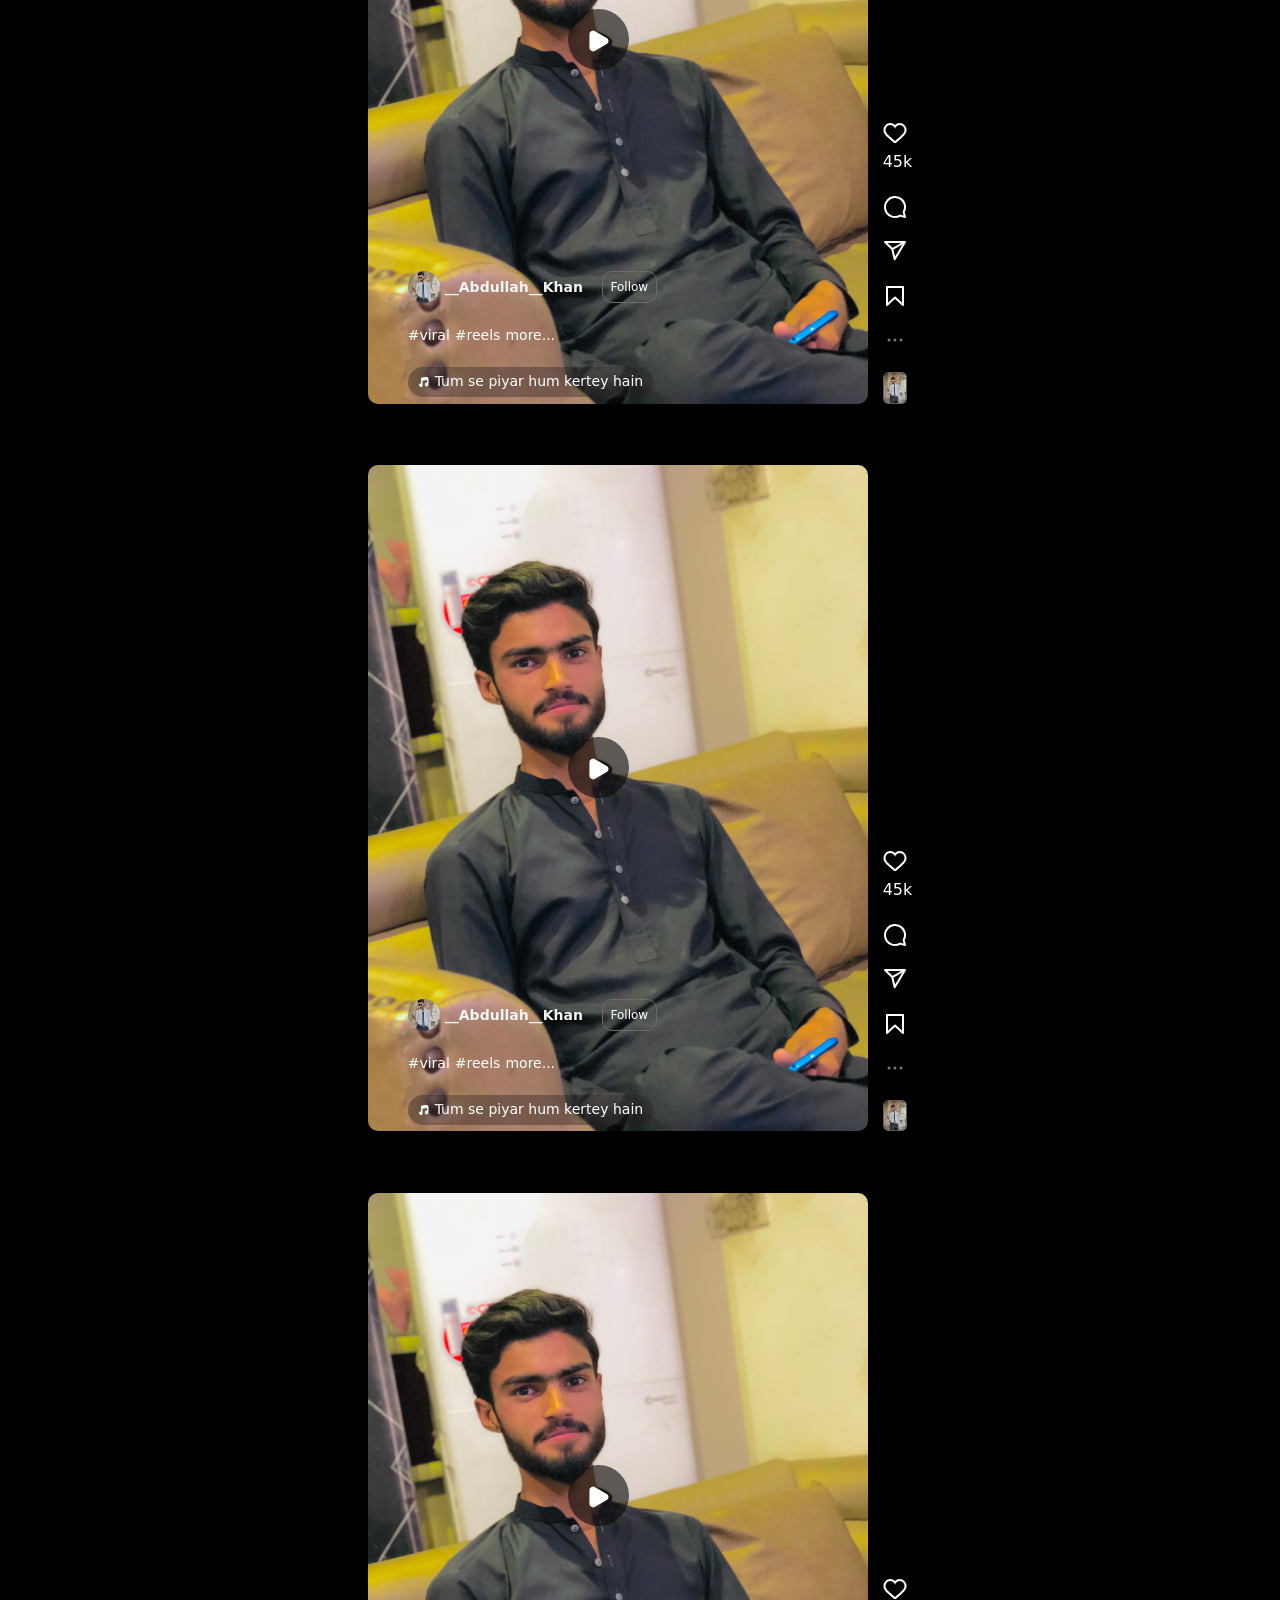
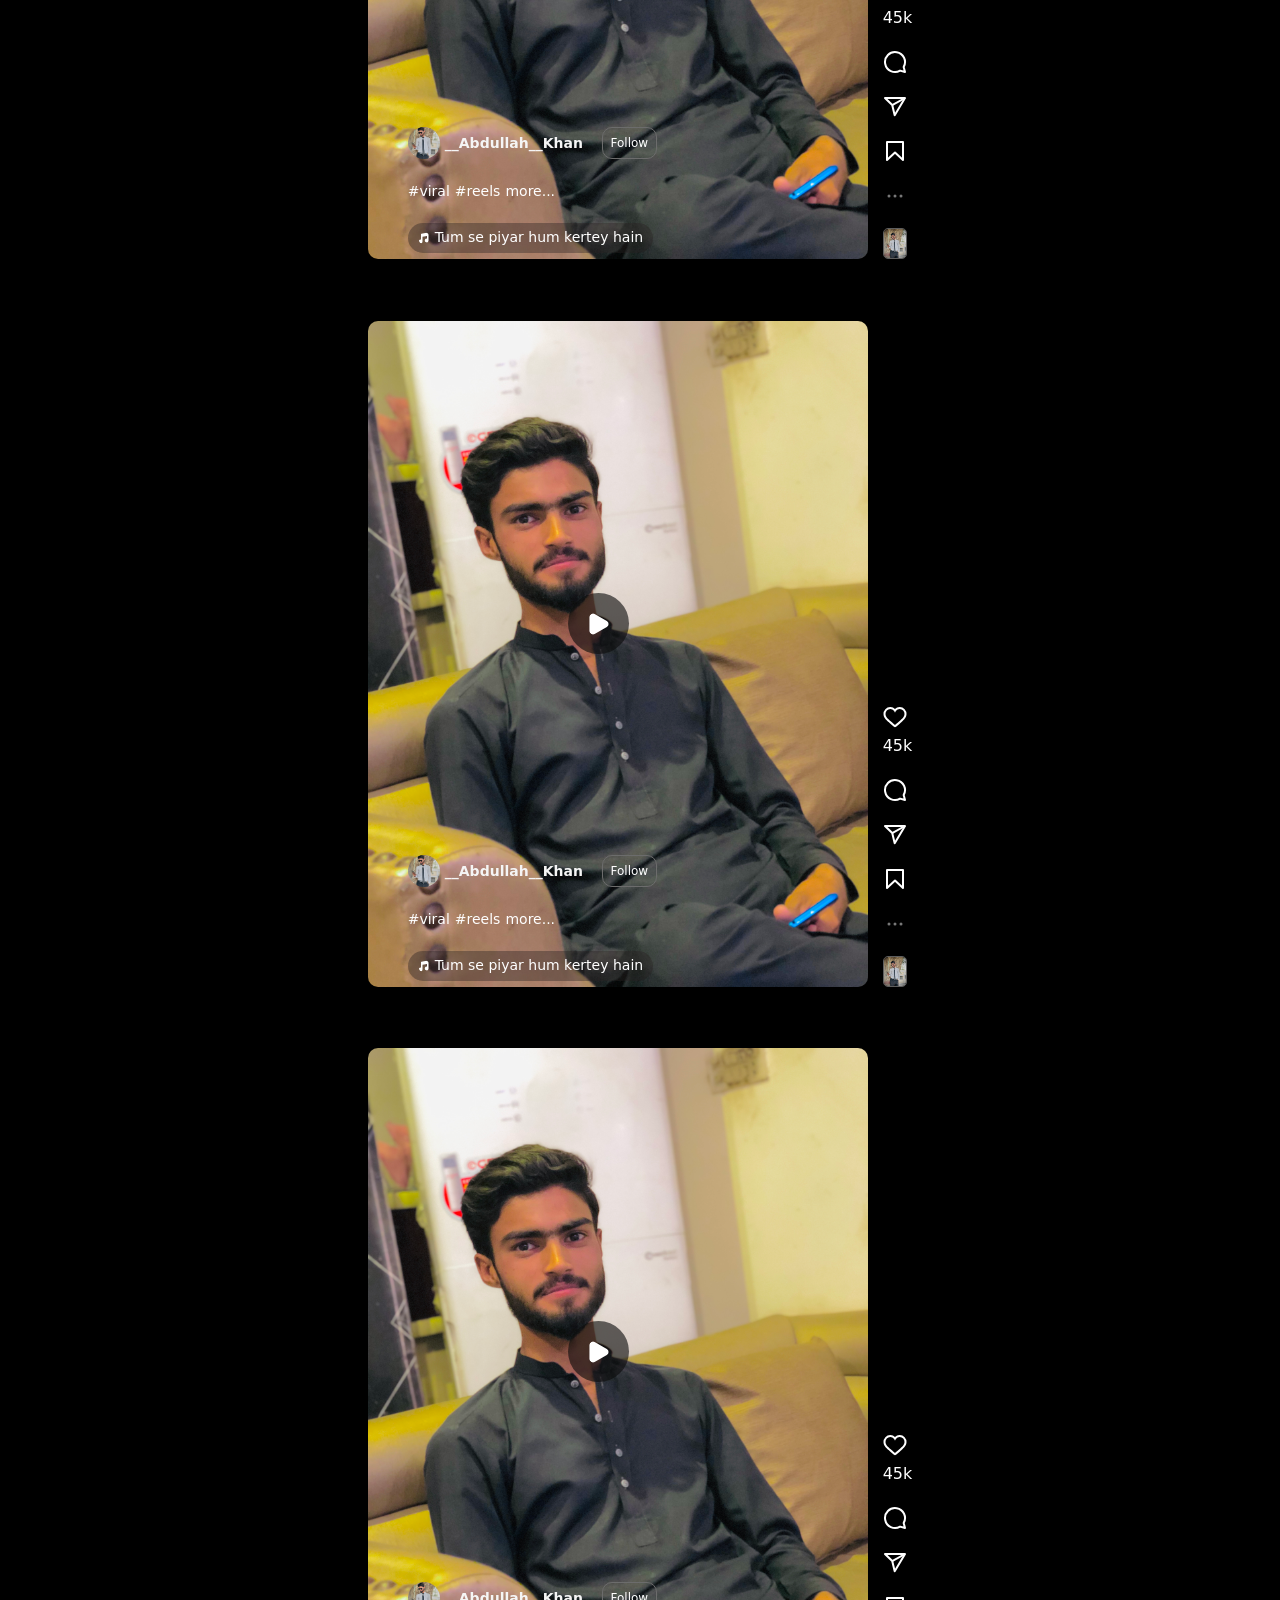
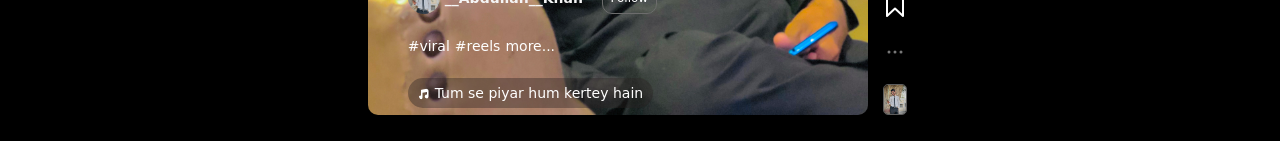
<file: reels.html>
<!doctype html>
<html lang="en">

<head>
  <meta charset="utf-8">
  <meta name="viewport" content="width=device-width, initial-scale=1">
  <title>Bootstrap demo</title>
  <link href="https://cdn.jsdelivr.net/npm/bootstrap@5.3.3/dist/css/bootstrap.min.css" rel="stylesheet"
    integrity="sha384-QWTKZyjpPEjISv5WaRU9OFeRpok6YctnYmDr5pNlyT2bRjXh0JMhjY6hW+ALEwIH" crossorigin="anonymous">
  <link rel="stylesheet" href="css/reels.css">
  <link rel="stylesheet" href="css/stylesheet.css">
  <link rel="stylesheet" href="css/responsive.css">
</head>

<body style="background: black;">
  <div id="content-main-1">
    <div id="reels" class="all-reels d-flex flex-coloumn">
      <div class=" main-reels-sec">
        <div class=" reels-content-sec">
          <!-- reels card -->
          <div class="reels-card">
            <img src="assets/images/IMG_4307.jpg" alt="">
            <!-- play btn -->
            <div class="play-btn">
              <div class="play-main">
                <img src="assets/svg/playbtn.svg" alt="">
              </div>
            </div>
            <!-- profile reels main -->
            <div class="content-reel d-flex flex-coloumn">
              <!-- main firdt div -->
              <div class="profile-detail-reel d-flex flex-row">
                <div class="pro-detail">
                  <div class="profile-name">
                    <img src="assets/images/IMG-20240418-WA0007 (2).jpg" alt="">
                    <span class="pro-name-reel">__Abdullah__Khan</span>
                  </div>
                  <div class="follow-btn"><span>Follow</span></div>
                </div>
              </div>
              <!-- second div -->
              <div class="hashtag d-flex flex-row">
                <div><span>#viral</span></div>
                <div><span>#reels</span></div>
                <div><span>more...</span></div>
              </div>
              <!-- third div -->
              <div class="song-detail">
                <div class="audio-image"><img src="assets/svg/audio.svg" alt=""></div>
                <div class="detail-song-reel"><span>Tum se piyar hum kertey hain hum</span></div>
              </div>
            </div>
          </div>
          <!-- action btns for reels -->
          <div class="actions-btns-main">
            <div class="action-btns">
              <div class="like-sec">
                <img src="assets/svg/heart.svg" alt="">
                <div class="counter"><span>45k</span></div>
              </div>
              <div><img src="assets/svg/commentreel.svg" alt=""></div>
              <div><img src="assets/svg/sharereel.svg" alt=""></div>
              <div><img src="assets/svg/favouritPost.svg" alt=""></div>
              <div><img src="assets/svg/dotbtn.svg" alt=""></div>
              <div><img class="song-img-det" src="assets/images/IMG-20240418-WA0007 (2).jpg" alt=""></div>
            </div>
          </div>
        </div>
      </div>
      <!-- reel-2 -->
      <div class=" main-reels-sec">
        <div class=" d-flex reels-content-sec">
          <!-- reels card -->
          <div class="reels-card">
            <img src="assets/images/IMG_4307.jpg" alt="">
            <!-- play btn -->
            <div class="play-btn">
              <div class="play-main">
                <img src="assets/svg/playbtn.svg" alt="">
              </div>
            </div>
            <!-- profile reels main -->
            <div class="content-reel d-flex flex-coloumn">
              <!-- main firdt div -->
              <div class="profile-detail-reel d-flex flex-row">
                <div class="pro-detail">
                  <div class="profile-name">
                    <img src="assets/images/IMG-20240418-WA0007 (2).jpg" alt="">
                    <span class="pro-name-reel">__Abdullah__Khan</span>
                  </div>
                  <div class="follow-btn"><span>Follow</span></div>
                </div>
              </div>
              <!-- second div -->
              <div class="hashtag d-flex flex-row">
                <div><span>#viral</span></div>
                <div><span>#reels</span></div>
                <div><span>more...</span></div>
              </div>
              <!-- third div -->
              <div class="song-detail">
                <div class="audio-image"><img src="assets/svg/audio.svg" alt=""></div>
                <div class="detail-song-reel"><span>Tum se piyar hum kertey hain</span></div>
              </div>
            </div>
          </div>
          <!-- action btns for reels -->
          <div class="actions-btns-main">
            <div class="action-btns">
              <div class="like-sec">
                <img src="assets/svg/heart.svg" alt="">
                <div class="counter"><span>45k</span></div>
              </div>
              <div><img src="assets/svg/commentreel.svg" alt=""></div>
              <div><img src="assets/svg/sharereel.svg" alt=""></div>
              <div><img src="assets/svg/favouritPost.svg" alt=""></div>
              <div><img src="assets/svg/dotbtn.svg" alt=""></div>
              <div><img class="song-img-det" src="assets/images/IMG-20240418-WA0007 (2).jpg" alt=""></div>
            </div>
          </div>
        </div>
      </div>
      <!-- reel-3 -->
      <div class=" main-reels-sec">
        <div class=" d-flex reels-content-sec">
          <!-- reels card -->
          <div class="reels-card">
            <img src="assets/images/IMG_4307.jpg" alt="">
            <!-- play btn -->
            <div class="play-btn">
              <div class="play-main">
                <img src="assets/svg/playbtn.svg" alt="">
              </div>
            </div>
            <!-- profile reels main -->
            <div class="content-reel d-flex flex-coloumn">
              <!-- main firdt div -->
              <div class="profile-detail-reel d-flex flex-row">
                <div class="pro-detail">
                  <div class="profile-name">
                    <img src="assets/images/IMG-20240418-WA0007 (2).jpg" alt="">
                    <span class="pro-name-reel">__Abdullah__Khan</span>
                  </div>
                  <div class="follow-btn"><span>Follow</span></div>
                </div>
              </div>
              <!-- second div -->
              <div class="hashtag d-flex flex-row">
                <div><span>#viral</span></div>
                <div><span>#reels</span></div>
                <div><span>more...</span></div>
              </div>
              <!-- third div -->
              <div class="song-detail">
                <div class="audio-image"><img src="assets/svg/audio.svg" alt=""></div>
                <div class="detail-song-reel"><span>Tum se piyar hum kertey hain</span></div>
              </div>
            </div>
          </div>
          <!-- action btns for reels -->
          <div class="actions-btns-main">
            <div class="action-btns">
              <div class="like-sec">
                <img src="assets/svg/heart.svg" alt="">
                <div class="counter"><span>45k</span></div>
              </div>
              <div><img src="assets/svg/commentreel.svg" alt=""></div>
              <div><img src="assets/svg/sharereel.svg" alt=""></div>
              <div><img src="assets/svg/favouritPost.svg" alt=""></div>
              <div><img src="assets/svg/dotbtn.svg" alt=""></div>
              <div><img class="song-img-det" src="assets/images/IMG-20240418-WA0007 (2).jpg" alt=""></div>
            </div>
          </div>
        </div>
      </div>
      <!-- reel-4 -->
      <div class=" main-reels-sec">
        <div class=" d-flex reels-content-sec">
          <!-- reels card -->
          <div class="reels-card">
            <img src="assets/images/IMG_4307.jpg" alt="">
            <!-- play btn -->
            <div class="play-btn">
              <div class="play-main">
                <img src="assets/svg/playbtn.svg" alt="">
              </div>
            </div>
            <!-- profile reels main -->
            <div class="content-reel d-flex flex-coloumn">
              <!-- main firdt div -->
              <div class="profile-detail-reel d-flex flex-row">
                <div class="pro-detail">
                  <div class="profile-name">
                    <img src="assets/images/IMG-20240418-WA0007 (2).jpg" alt="">
                    <span class="pro-name-reel">__Abdullah__Khan</span>
                  </div>
                  <div class="follow-btn"><span>Follow</span></div>
                </div>
              </div>
              <!-- second div -->
              <div class="hashtag d-flex flex-row">
                <div><span>#viral</span></div>
                <div><span>#reels</span></div>
                <div><span>more...</span></div>
              </div>
              <!-- third div -->
              <div class="song-detail">
                <div class="audio-image"><img src="assets/svg/audio.svg" alt=""></div>
                <div class="detail-song-reel"><span>Tum se piyar hum kertey hain</span></div>
              </div>
            </div>
          </div>
          <!-- action btns for reels -->
          <div class="actions-btns-main">
            <div class="action-btns">
              <div class="like-sec">
                <img src="assets/svg/heart.svg" alt="">
                <div class="counter"><span>45k</span></div>
              </div>
              <div><img src="assets/svg/commentreel.svg" alt=""></div>
              <div><img src="assets/svg/sharereel.svg" alt=""></div>
              <div><img src="assets/svg/favouritPost.svg" alt=""></div>
              <div><img src="assets/svg/dotbtn.svg" alt=""></div>
              <div><img class="song-img-det" src="assets/images/IMG-20240418-WA0007 (2).jpg" alt=""></div>
            </div>
          </div>
        </div>
      </div>
      <!-- reel-5 -->
      <div class=" main-reels-sec">
        <div class=" d-flex reels-content-sec">
          <!-- reels card -->
          <div class="reels-card">
            <img src="assets/images/IMG_4307.jpg" alt="">
            <!-- play btn -->
            <div class="play-btn">
              <div class="play-main">
                <img src="assets/svg/playbtn.svg" alt="">
              </div>
            </div>
            <!-- profile reels main -->
            <div class="content-reel d-flex flex-coloumn">
              <!-- main firdt div -->
              <div class="profile-detail-reel d-flex flex-row">
                <div class="pro-detail">
                  <div class="profile-name">
                    <img src="assets/images/IMG-20240418-WA0007 (2).jpg" alt="">
                    <span class="pro-name-reel">__Abdullah__Khan</span>
                  </div>
                  <div class="follow-btn"><span>Follow</span></div>
                </div>
              </div>
              <!-- second div -->
              <div class="hashtag d-flex flex-row">
                <div><span>#viral</span></div>
                <div><span>#reels</span></div>
                <div><span>more...</span></div>
              </div>
              <!-- third div -->
              <div class="song-detail">
                <div class="audio-image"><img src="assets/svg/audio.svg" alt=""></div>
                <div class="detail-song-reel"><span>Tum se piyar hum kertey hain</span></div>
              </div>
            </div>
          </div>
          <!-- action btns for reels -->
          <div class="actions-btns-main">
            <div class="action-btns">
              <div class="like-sec">
                <img src="assets/svg/heart.svg" alt="">
                <div class="counter"><span>45k</span></div>
              </div>
              <div><img src="assets/svg/commentreel.svg" alt=""></div>
              <div><img src="assets/svg/sharereel.svg" alt=""></div>
              <div><img src="assets/svg/favouritPost.svg" alt=""></div>
              <div><img src="assets/svg/dotbtn.svg" alt=""></div>
              <div><img class="song-img-det" src="assets/images/IMG-20240418-WA0007 (2).jpg" alt=""></div>
            </div>
          </div>
        </div>
      </div>
      <!-- reel-6 -->
      <div class=" main-reels-sec">
        <div class=" d-flex reels-content-sec">
          <!-- reels card -->
          <div class="reels-card">
            <img src="assets/images/IMG_4307.jpg" alt="">
            <!-- play btn -->
            <div class="play-btn">
              <div class="play-main">
                <img src="assets/svg/playbtn.svg" alt="">
              </div>
            </div>
            <!-- profile reels main -->
            <div class="content-reel d-flex flex-coloumn">
              <!-- main firdt div -->
              <div class="profile-detail-reel d-flex flex-row">
                <div class="pro-detail">
                  <div class="profile-name">
                    <img src="assets/images/IMG-20240418-WA0007 (2).jpg" alt="">
                    <span class="pro-name-reel">__Abdullah__Khan</span>
                  </div>
                  <div class="follow-btn"><span>Follow</span></div>
                </div>
              </div>
              <!-- second div -->
              <div class="hashtag d-flex flex-row">
                <div><span>#viral</span></div>
                <div><span>#reels</span></div>
                <div><span>more...</span></div>
              </div>
              <!-- third div -->
              <div class="song-detail">
                <div class="audio-image"><img src="assets/svg/audio.svg" alt=""></div>
                <div class="detail-song-reel"><span>Tum se piyar hum kertey hain</span></div>
              </div>
            </div>
          </div>
          <!-- action btns for reels -->
          <div class="actions-btns-main">
            <div class="action-btns">
              <div class="like-sec">
                <img src="assets/svg/heart.svg" alt="">
                <div class="counter"><span>45k</span></div>
              </div>
              <div><img src="assets/svg/commentreel.svg" alt=""></div>
              <div><img src="assets/svg/sharereel.svg" alt=""></div>
              <div><img src="assets/svg/favouritPost.svg" alt=""></div>
              <div><img src="assets/svg/dotbtn.svg" alt=""></div>
              <div><img class="song-img-det" src="assets/images/IMG-20240418-WA0007 (2).jpg" alt=""></div>
            </div>
          </div>
        </div>
      </div>
      <!-- reel-7 -->
      <div class=" main-reels-sec">
        <div class=" d-flex reels-content-sec">
          <!-- reels card -->
          <div class="reels-card">
            <img src="assets/images/IMG_4307.jpg" alt="">
            <!-- play btn -->
            <div class="play-btn">
              <div class="play-main">
                <img src="assets/svg/playbtn.svg" alt="">
              </div>
            </div>
            <!-- profile reels main -->
            <div class="content-reel d-flex flex-coloumn">
              <!-- main firdt div -->
              <div class="profile-detail-reel d-flex flex-row">
                <div class="pro-detail">
                  <div class="profile-name">
                    <img src="assets/images/IMG-20240418-WA0007 (2).jpg" alt="">
                    <span class="pro-name-reel">__Abdullah__Khan</span>
                  </div>
                  <div class="follow-btn"><span>Follow</span></div>
                </div>
              </div>
              <!-- second div -->
              <div class="hashtag d-flex flex-row">
                <div><span>#viral</span></div>
                <div><span>#reels</span></div>
                <div><span>more...</span></div>
              </div>
              <!-- third div -->
              <div class="song-detail">
                <div class="audio-image"><img src="assets/svg/audio.svg" alt=""></div>
                <div class="detail-song-reel"><span>Tum se piyar hum kertey hain</span></div>
              </div>
            </div>
          </div>
          <!-- action btns for reels -->
          <div class="actions-btns-main">
            <div class="action-btns">
              <div class="like-sec">
                <img src="assets/svg/heart.svg" alt="">
                <div class="counter"><span>45k</span></div>
              </div>
              <div><img src="assets/svg/commentreel.svg" alt=""></div>
              <div><img src="assets/svg/sharereel.svg" alt=""></div>
              <div><img src="assets/svg/favouritPost.svg" alt=""></div>
              <div><img src="assets/svg/dotbtn.svg" alt=""></div>
              <div><img class="song-img-det" src="assets/images/IMG-20240418-WA0007 (2).jpg" alt=""></div>
            </div>
          </div>
        </div>
      </div>
      <!-- reel-2 -->
      <div class=" main-reels-sec">
        <div class=" d-flex reels-content-sec">
          <!-- reels card -->
          <div class="reels-card">
            <img src="assets/images/IMG_4307.jpg" alt="">
            <!-- play btn -->
            <div class="play-btn">
              <div class="play-main">
                <img src="assets/svg/playbtn.svg" alt="">
              </div>
            </div>
            <!-- profile reels main -->
            <div class="content-reel d-flex flex-coloumn">
              <!-- main firdt div -->
              <div class="profile-detail-reel d-flex flex-row">
                <div class="pro-detail">
                  <div class="profile-name">
                    <img src="assets/images/IMG-20240418-WA0007 (2).jpg" alt="">
                    <span class="pro-name-reel">__Abdullah__Khan</span>
                  </div>
                  <div class="follow-btn"><span>Follow</span></div>
                </div>
              </div>
              <!-- second div -->
              <div class="hashtag d-flex flex-row">
                <div><span>#viral</span></div>
                <div><span>#reels</span></div>
                <div><span>more...</span></div>
              </div>
              <!-- third div -->
              <div class="song-detail">
                <div class="audio-image"><img src="assets/svg/audio.svg" alt=""></div>
                <div class="detail-song-reel"><span>Tum se piyar hum kertey hain</span></div>
              </div>
            </div>
          </div>
          <!-- action btns for reels -->
          <div class="actions-btns-main">
            <div class="action-btns">
              <div class="like-sec">
                <img src="assets/svg/heart.svg" alt="">
                <div class="counter"><span>45k</span></div>
              </div>
              <div><img src="assets/svg/commentreel.svg" alt=""></div>
              <div><img src="assets/svg/sharereel.svg" alt=""></div>
              <div><img src="assets/svg/favouritPost.svg" alt=""></div>
              <div><img src="assets/svg/dotbtn.svg" alt=""></div>
              <div><img class="song-img-det" src="assets/images/IMG-20240418-WA0007 (2).jpg" alt=""></div>
            </div>
          </div>
        </div>
      </div>
      <!-- reel-2 -->
      <div class=" main-reels-sec">
        <div class=" d-flex reels-content-sec">
          <!-- reels card -->
          <div class="reels-card">
            <img src="assets/images/IMG_4307.jpg" alt="">
            <!-- play btn -->
            <div class="play-btn">
              <div class="play-main">
                <img src="assets/svg/playbtn.svg" alt="">
              </div>
            </div>
            <!-- profile reels main -->
            <div class="content-reel d-flex flex-coloumn">
              <!-- main firdt div -->
              <div class="profile-detail-reel d-flex flex-row">
                <div class="pro-detail">
                  <div class="profile-name">
                    <img src="assets/images/IMG-20240418-WA0007 (2).jpg" alt="">
                    <span class="pro-name-reel">__Abdullah__Khan</span>
                  </div>
                  <div class="follow-btn"><span>Follow</span></div>
                </div>
              </div>
              <!-- second div -->
              <div class="hashtag d-flex flex-row">
                <div><span>#viral</span></div>
                <div><span>#reels</span></div>
                <div><span>more...</span></div>
              </div>
              <!-- third div -->
              <div class="song-detail">
                <div class="audio-image"><img src="assets/svg/audio.svg" alt=""></div>
                <div class="detail-song-reel"><span>Tum se piyar hum kertey hain</span></div>
              </div>
            </div>
          </div>
          <!-- action btns for reels -->
          <div class="actions-btns-main">
            <div class="action-btns">
              <div class="like-sec">
                <img src="assets/svg/heart.svg" alt="">
                <div class="counter"><span>45k</span></div>
              </div>
              <div><img src="assets/svg/commentreel.svg" alt=""></div>
              <div><img src="assets/svg/sharereel.svg" alt=""></div>
              <div><img src="assets/svg/favouritPost.svg" alt=""></div>
              <div><img src="assets/svg/dotbtn.svg" alt=""></div>
              <div><img class="song-img-det" src="assets/images/IMG-20240418-WA0007 (2).jpg" alt=""></div>
            </div>
          </div>
        </div>
      </div>
    </div>
  </div>

  <script src="/js/insta.js"></script>
  <script src="https://cdn.jsdelivr.net/npm/bootstrap@5.3.3/dist/js/bootstrap.bundle.min.js"
    integrity="sha384-YvpcrYf0tY3lHB60NNkmXc5s9fDVZLESaAA55NDzOxhy9GkcIdslK1eN7N6jIeHz"
    crossorigin="anonymous"></script>
</body>

</html>
</file>
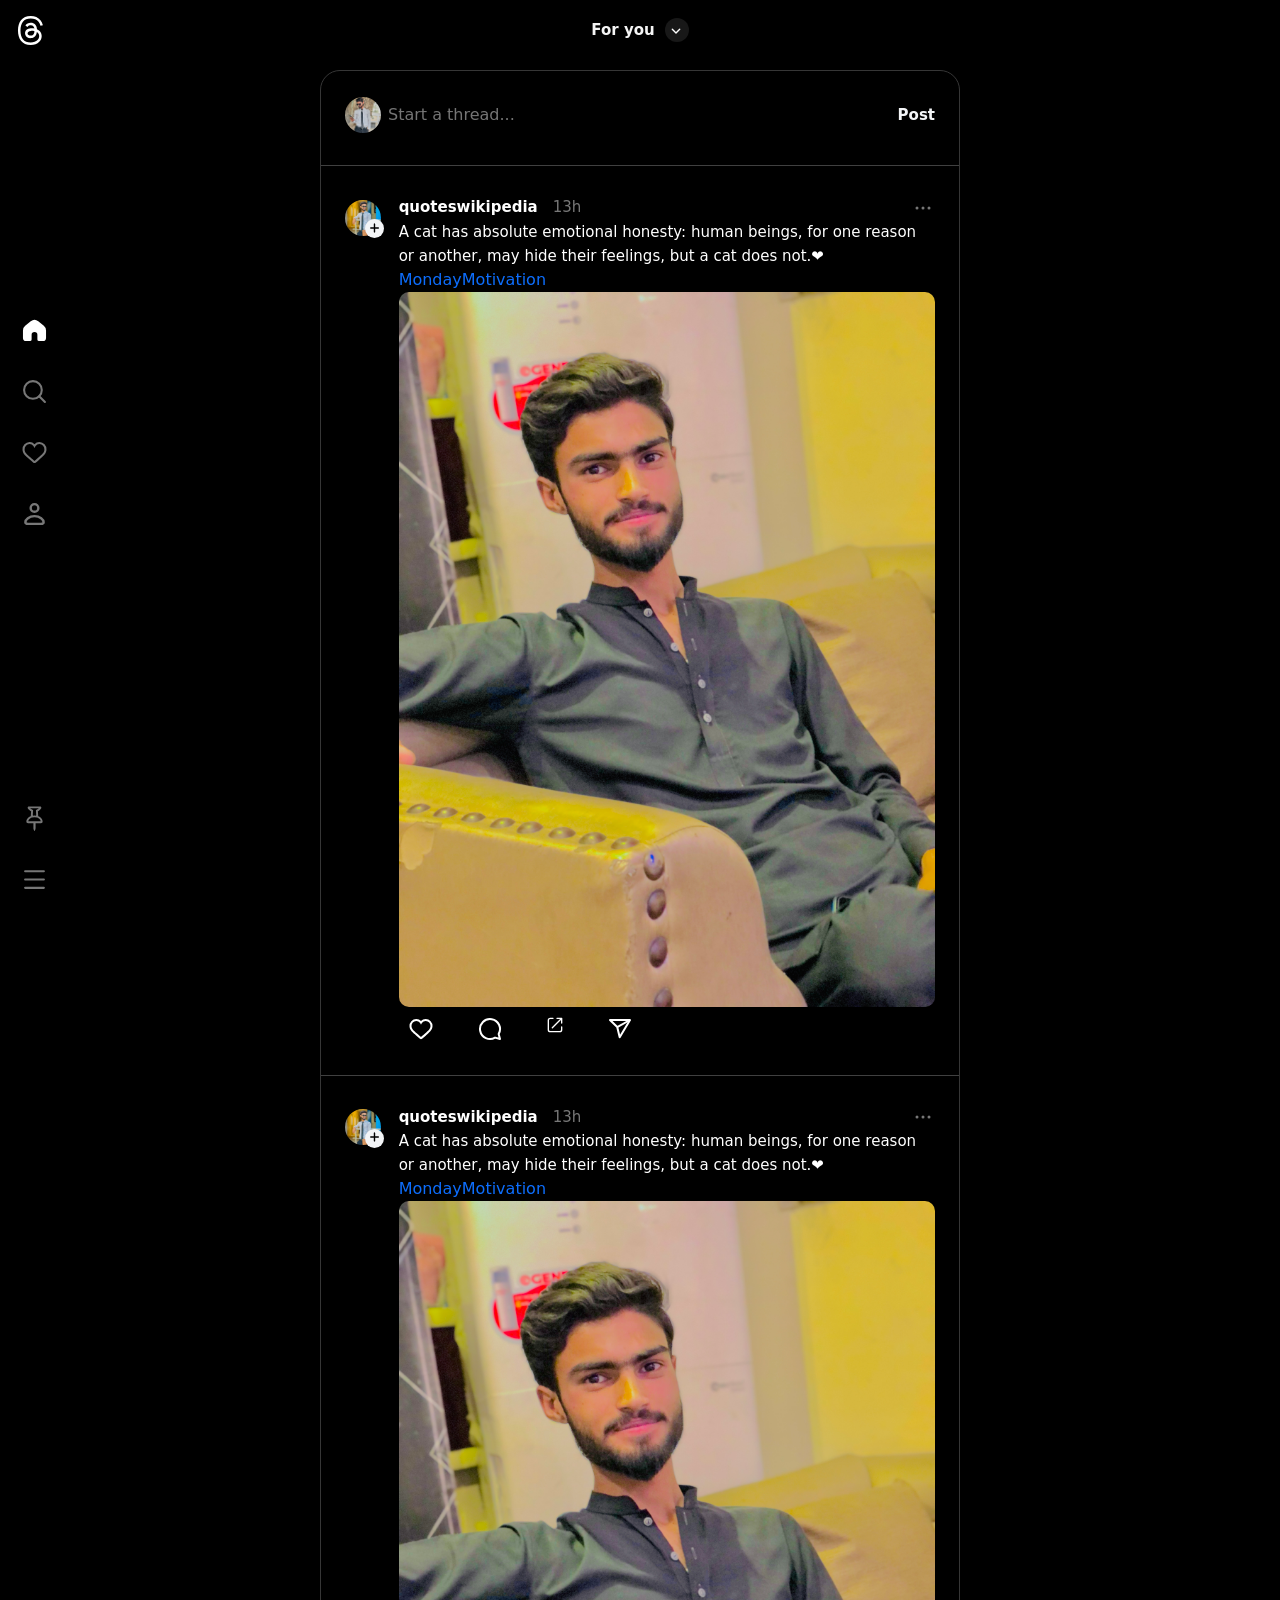
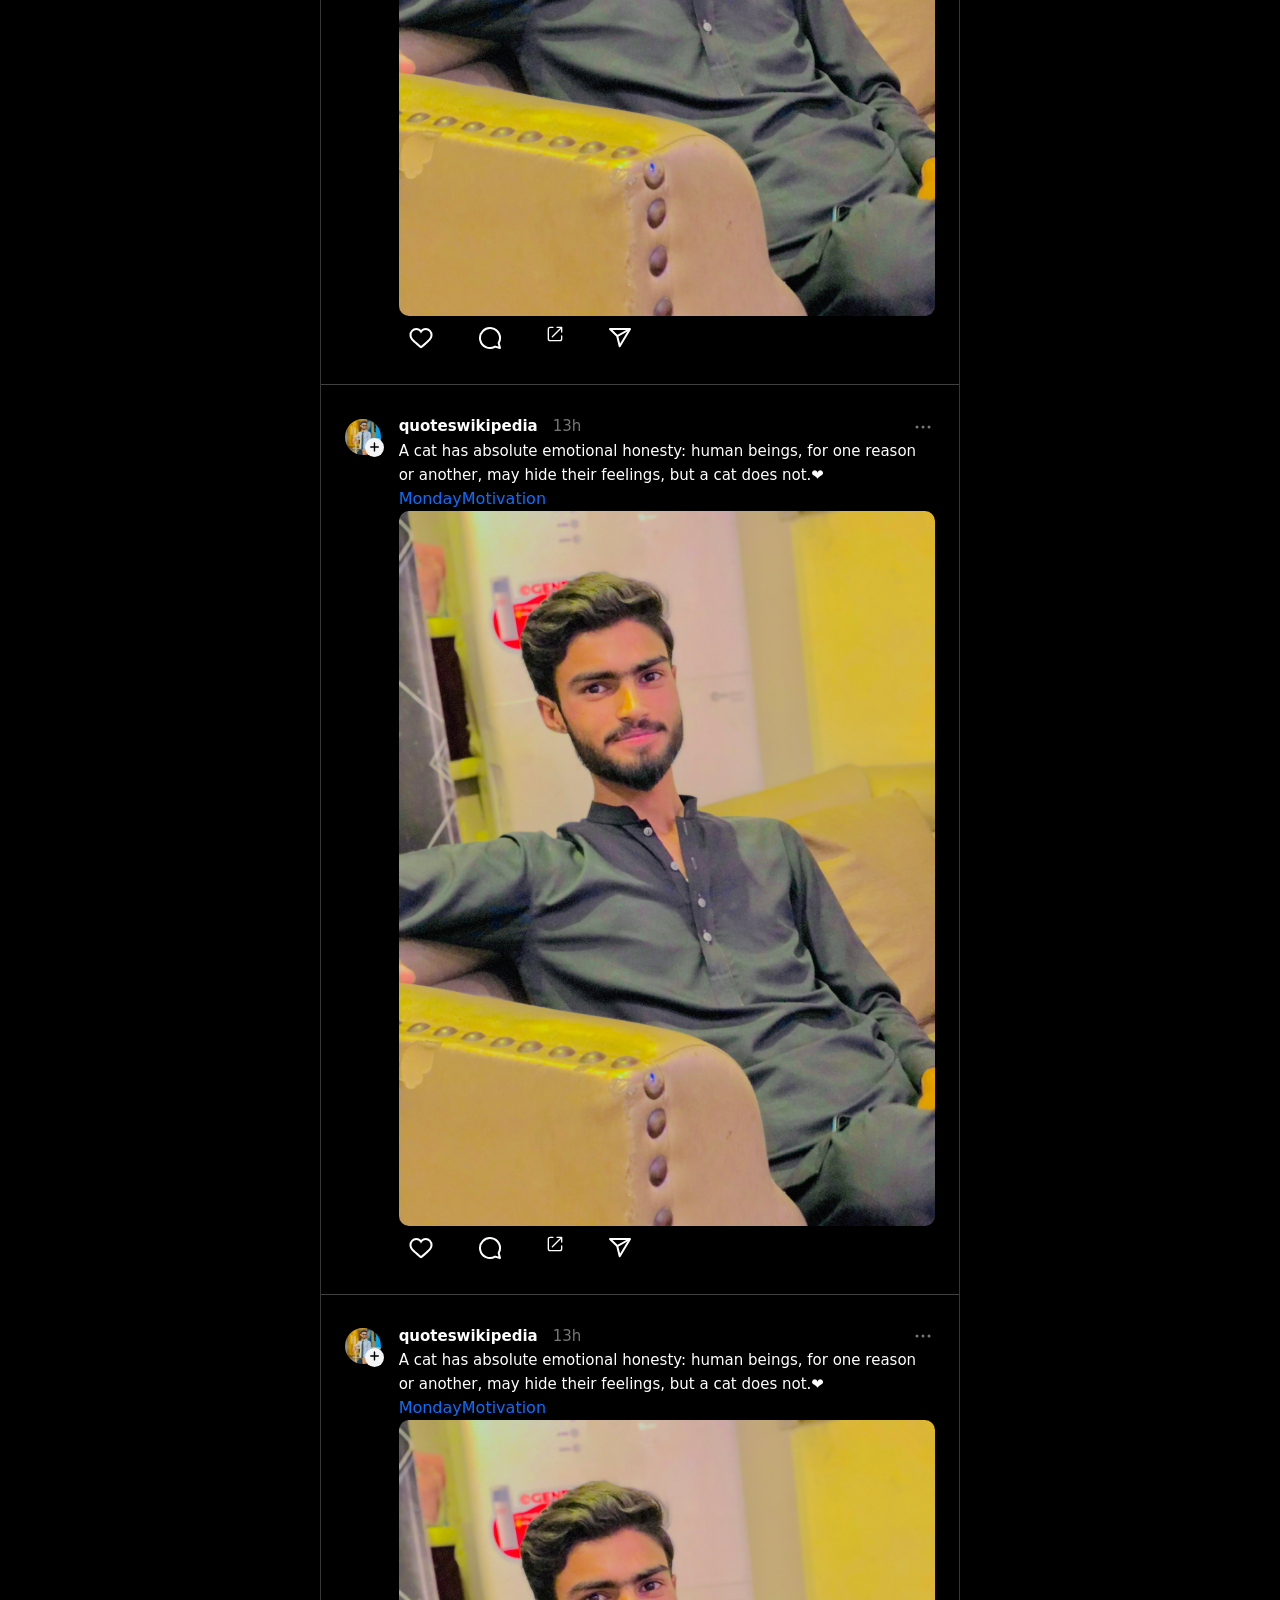
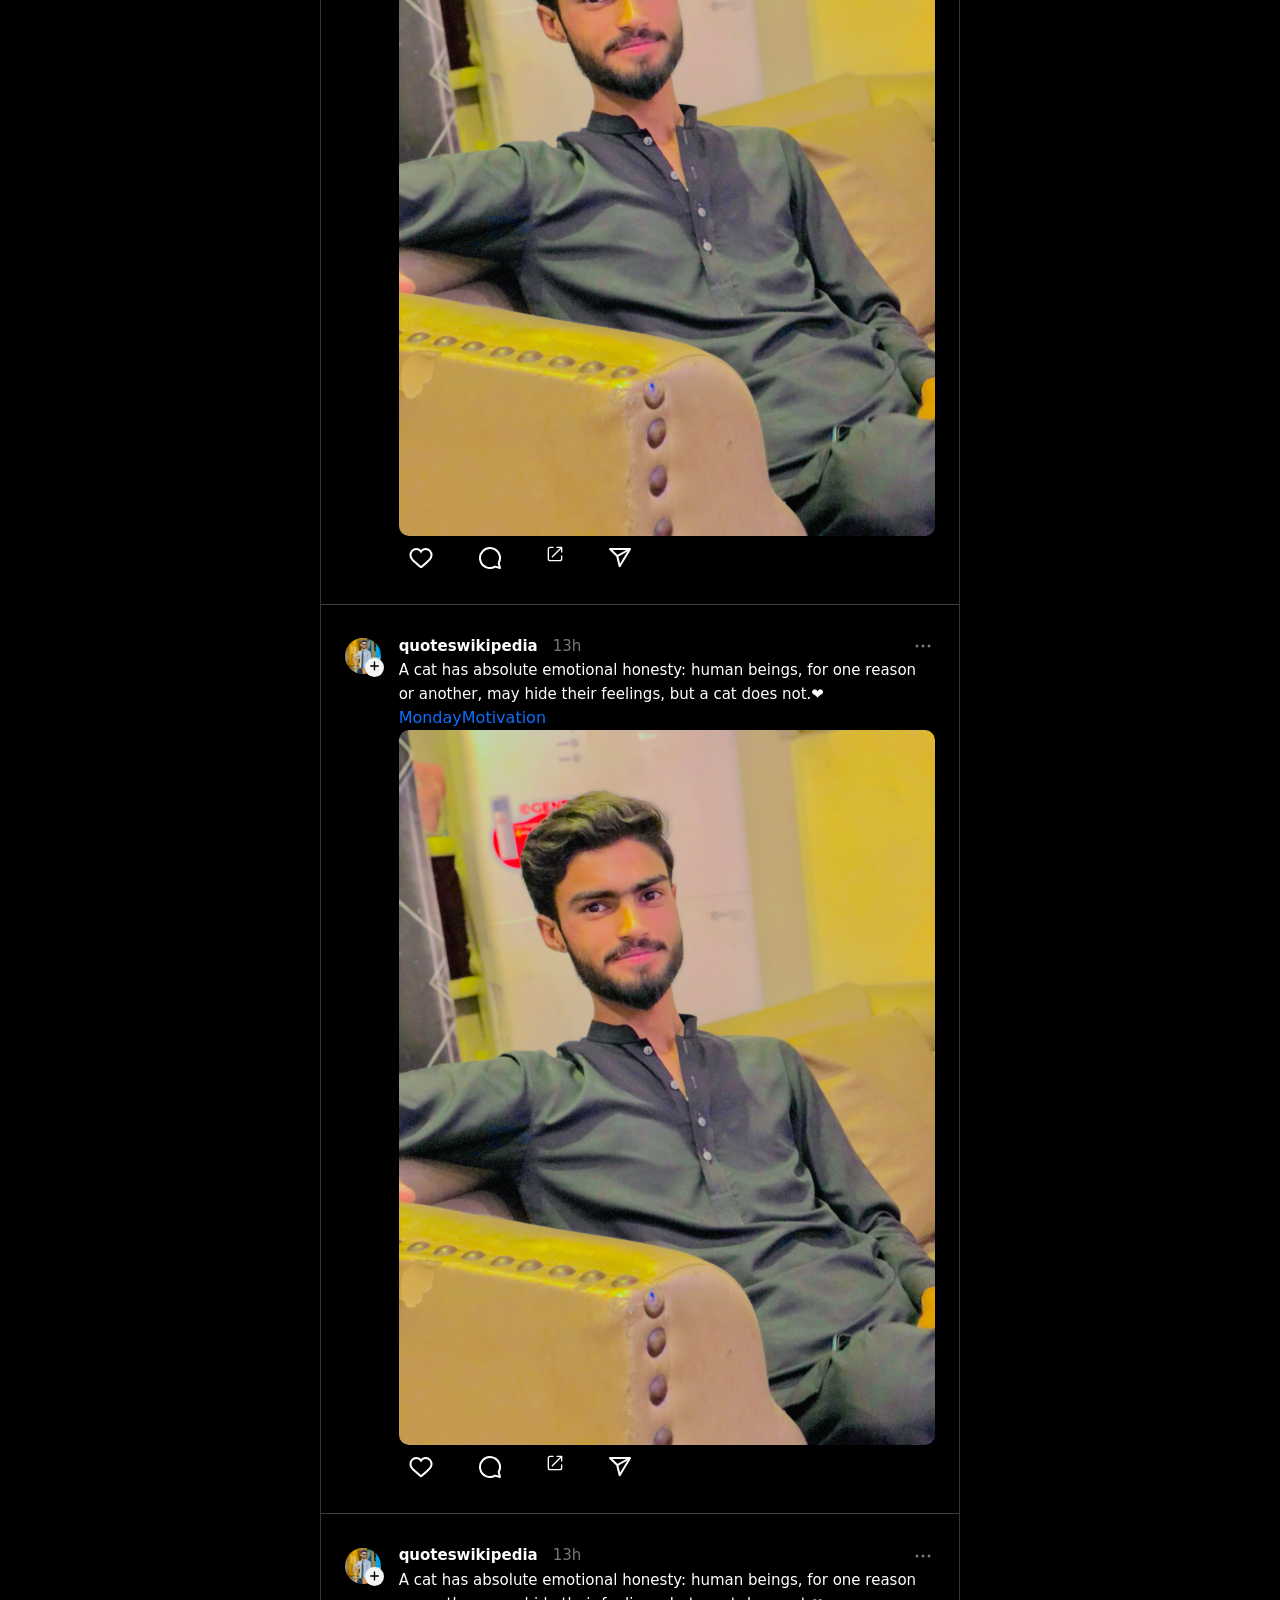
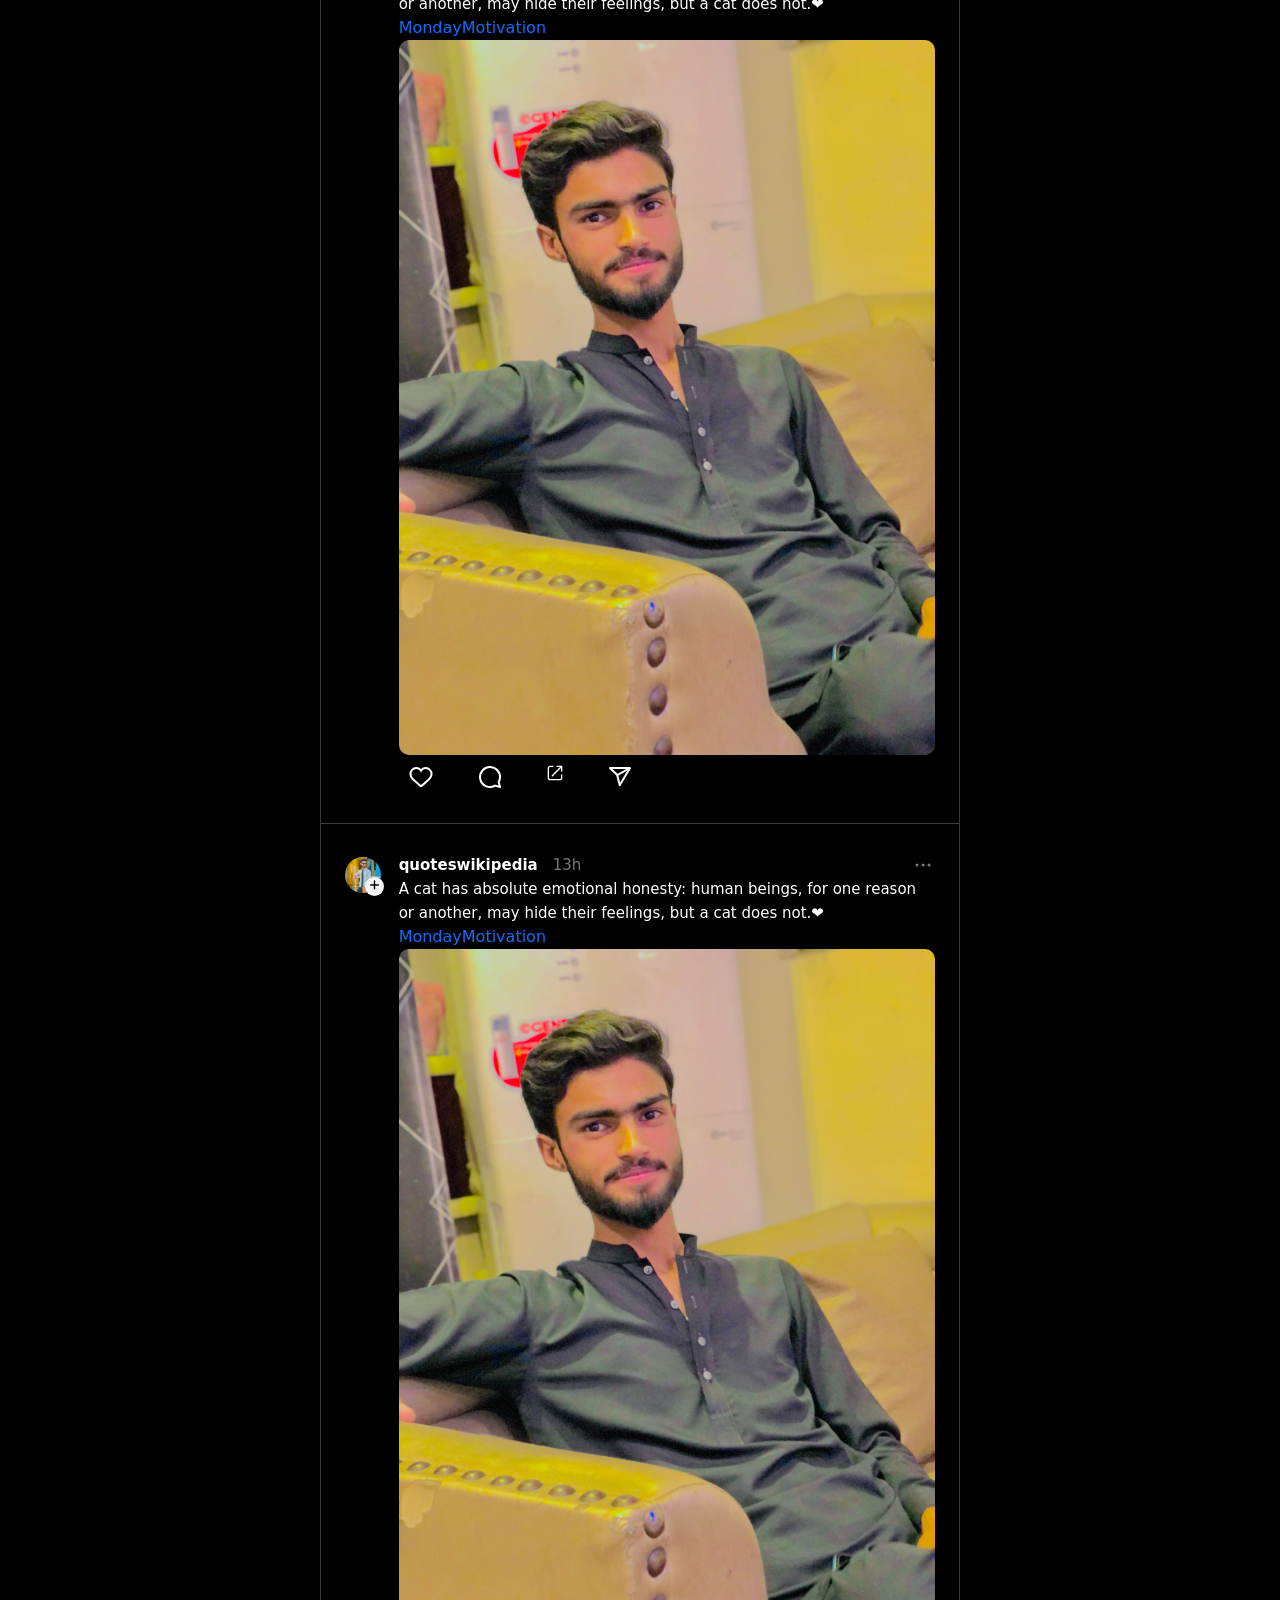
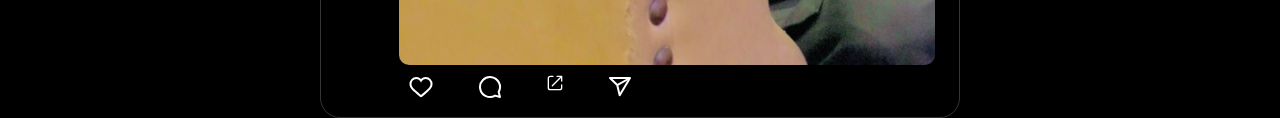
<file: threads.html>
<!doctype html>
<html lang="en">

<head>
    <meta charset="utf-8">
    <meta name="viewport" content="width=device-width, initial-scale=1">
    <title>Home • Threads</title>
    <!-- fevicon instagram -->
    <link rel="apple-touch-icon" sizes="180x180" href="assets/images/threadsfevicon.jpg">
    <link rel="icon" type="image/png" sizes="32x32" href="assets/images/threadsfevicon.jpg">
    <link rel="icon" type="image/png" sizes="16x16" href="assets/images/threadsfevicon.jpg">
    <link rel="manifest" href="/site.webmanifest">
    <!-- bootstrape stylesheet cdn -->
    <link href="https://cdn.jsdelivr.net/npm/bootstrap@5.3.3/dist/css/bootstrap.min.css" rel="stylesheet"
        integrity="sha384-QWTKZyjpPEjISv5WaRU9OFeRpok6YctnYmDr5pNlyT2bRjXh0JMhjY6hW+ALEwIH" crossorigin="anonymous">
    <!-- fontawesome cdn -->
    <link rel="stylesheet" href="https://cdnjs.cloudflare.com/ajax/libs/font-awesome/6.5.2/css/all.min.css"
        integrity="sha512-SnH5WK+bZxgPHs44uWIX+LLJAJ9/2PkPKZ5QiAj6Ta86w+fsb2TkcmfRyVX3pBnMFcV7oQPJkl9QevSCWr3W6A=="
        crossorigin="anonymous" referrerpolicy="no-referrer" />
    <!-- custom css links -->
    <link rel="stylesheet" href="css/responsive.css">
    <link rel="stylesheet" href="css/stylesheet.css">
    <link rel="stylesheet" href="css/threads.css">
    <link rel="stylesheet" href="css/responsivThread.css">

</head>

<body>
    <!-- pre loader -->
    <div id="preloader">
        <img src="assets/images/threadspreloader.png" alt="">
        <img src="assets/images/meta image.png" alt="">
    </div>
    <!-- ========= navbar start ==========-->
    <section class="sidebar-threads">
        <nav class=" threads-navbar-sec navbar-expand bg-body-dark " data-bs-theme="dark">
            <a class="thread-navbar-brand" href="#"><img class="thread-name" src="assets/svg/threadsicon.svg" alt=""
                    srcset=""></a>
            <ul class="navbar-nav">
                <li class="nav-item">
                    <a class="nav-link"><img onclick="loadContent('home.html')" class="home-icon"
                            src="assets/svg/treadshome.svg" alt="" srcset=""></a>
                </li>
                <!-- offcanvas search -->
                <li class="nav-item">
                    <a class="nav-link navbar-item active" id="searchOpenBtn" id="home" aria-current="page"
                        href="#"><img src="assets/svg/search.svg" alt="" srcset=""></a>
                </li>
                <div class="offcanva" id="offcanva">
                    <div class="content">
                        <h2 class="search-off"><span>Search</span></h2>
                        <div class="input"><input class="input-inner" type="text" placeholder="Search">
                            <div class="cancel-svg"><img src="assets/svg/crossoffinput.svg" alt=""></div>
                        </div>
                        <hr class="off-hr">
                        <div class="recent"><span>Recent</span></div>
                        <div class="recent-search-result">
                            <div class="result"><span></span></div>
                        </div>
                    </div>
                </div>
                <div class="overlay" id="overlay"></div>
                <!-- offcanvas serach end -->
                <!-- notification section -->
                <li class="nav-item">
                    <a id="notificationOpenBtn" class="nav-link navbar-item" aria-disabled="true"><img
                            src="assets/svg/threadmobnotification.svg" alt="" srcset=""></a>
                </li>
                <!-- offcanvas notification -->
                <div class="offcanva" id="offcanva">
                    <div class="content">
                        <h2 class="search-off"><span>Notifications</span></h2>
                        <hr class="off-hr">
                        <div class="recent"><span>Recent</span></div>
                        <div class="recent-search-result">
                            <div class="result"><span></span></div>
                        </div>
                    </div>
                </div>
                <div class="overlay" id="overlay"></div>
                <!-- offcanva end -->
                <!-- user acount -->
                <li class="nav-item">
                    <a class="nav-link navbar-item" onclick="loadContent('messagebox.html')" aria-disabled="true"><img
                            onclick="loadContent('messagebox.html')" src="assets/svg/useracount.svg" alt=""
                            srcset=""></a>
                </li>
            </ul>
            <ul class="navbar-nav d-flex flex-column nav-main justify-content-start">
                <!-- last thread and more option -->
                <!-- pin to home -->
                <li class="nav-item">
                    <a href="index.html" class="nav-link thread navbar-item" 
                        aria-disabled="true"><img  src="assets/svg/pintohome.svg"
                            alt="" srcset=""></a>
                    <!-- more option -->
                </li>
                <li class="nav-item">
                    <a class="nav-link navbar-item" aria-disabled="true"><img src="assets/svg/More.svg" alt=""
                            srcset=""></a>
                </li>
            </ul>
        </nav>
    </section>
    <!-- navbar for mobile divices -->
    <!-- top nav -->
    <div class="top-mob-thread d-none">
        <div class="top-navbar">
            <div class="empty-space"></div>
            <div class="thread-logo"><img src="assets/svg/threadsicon.svg" alt=""></div>
            <div class="more-top-nav"><img src="assets/svg/More.svg" alt=""></div>
        </div>
    </div>
    <!-- threads bottom nav -->
    <div class="bottom-mob-thread d-none">
        <div class="bottom-navbar">
            <div class="m-b-ic"><img src="assets/svg/treadshome.svg" alt=""></div>
            <div class="m-b-ic"><img src="assets/svg/search.svg" alt=""></div>
            <div class="m-b-ic"><img src="assets/svg/createthreads.svg" alt=""></div>
            <div class="m-b-ic"><img src="assets/svg/threadmobnotification.svg" alt=""></div>
            <div class="m-b-ic"><img src="assets/svg/useracount.svg" alt=""></div>
        </div>
    </div>
    <!-- ========= navbar end =========== -->
    <!-- post section threads -->
    <div class="content-main-1" id="content-main-1">
        <div class="main-thread">
            <!-- foryou top section start -->
            <div class="foryou-post-sec">
                <div><span class="for-font">For you</span></div>
                <div class="toggle-btn">
                    <img class="toggle-threads" src="assets/svg/toggledropdown.svg" alt="">
                </div>
            </div>
            <!-- top sec for mobile section -->
            <div class="mob-top-foryou d-none">
                <div class="foru-item">
                    <div class="item-1"><span>For you</span></div>
                </div>
                <div class="foru-item">
                    <div class="item-2"><span>Following</span></div>
                </div>
            </div>
            <!-- top for you section end -->
            <div class="d-flex post-section">
                <div class="second-main-thread">
                    <div class="your-profile-start-thread">
                        <div class="main-pro">
                            <div class="left-pro">
                                <div><img src="assets/images/IMG-20240418-WA0007 (1).jpg" alt=""></div>
                                <div class="input-thread-sec"><input class="input-thread" type="text"
                                        placeholder="Start a thread..."></div>
                            </div>
                            <div class="right-post"><span>Post</span></div>
                        </div>
                    </div>
                    <hr class="after-pro-hr">
                    <div class="post-second-flex">
                        <div class="post-third-flex">
                            <div class="padding-flex">
                                <div class="main-post-card">
                                    <!-- post profile image -->
                                    <div class="post-image">
                                        <img src="assets/images/IMG_4326.jpg" alt="" class="post-pro-img">
                                        <div class="plus"><img src="assets/svg/pluspost.svg" alt=""></div>
                                    </div>
                                    <!-- main post content -->
                                    <div class="post-content">
                                        <!-- first flex pro-det -->
                                        <div class="profile-name-post">
                                            <div class="pro-name"><span>quoteswikipedia</span><span
                                                    class="time-ago">13h</span></div>
                                            <div class="three-dot-btn"><img src="assets/svg/dotbtn.svg" alt=""></div>
                                        </div>
                                        <!-- second flex post det -->
                                        <div class="post-det">
                                            <div class="content-det">
                                                <span>A cat has absolute emotional honesty: human beings, for one reason
                                                    or another, may hide their feelings, but a cat does not.❤️
                                                </span>
                                            </div>
                                            <div class="hashtags"><a href="#" class="links-tags">MondayMotivation</a>
                                            </div>
                                        </div>
                                        <!-- post-video-content -->
                                        <div class="post-video-content">
                                            <div class="grid-post-content">
                                                <img src="assets/images/IMG_4310.jpg" alt="">
                                            </div>
                                        </div>
                                        <!-- post control btns -->
                                        <div class="control-btns d-flex flex-row">
                                            <div class="like-btn"><img class="po-co-btns" src="assets/svg/heart.svg"
                                                    alt=""></div>
                                            <div class="comment-btn"><img class="po-co-btns"
                                                    src="assets/svg/comment.svg" alt=""></div>
                                            <div class="repost-btn"><img class="po-co-btns"
                                                    src="assets/svg/treadsvisit.svg" alt=""></div>
                                            <div class="share-btn"><img class="po-co-btns" src="assets/svg/share.svg"
                                                    alt=""></div>
                                        </div>
                                    </div>
                                </div>
                            </div>
                        </div>
                    </div>
                    <hr class="after-card-hr">
                    <div class="post-second-flex">
                        <div class="post-third-flex">
                            <div class="padding-flex">
                                <div class="main-post-card">
                                    <!-- post profile image -->
                                    <div class="post-image">
                                        <img src="assets/images/IMG_4326.jpg" alt="" class="post-pro-img">
                                        <div class="plus"><img src="assets/svg/pluspost.svg" alt=""></div>
                                    </div>
                                    <!-- main post content -->
                                    <div class="post-content">
                                        <!-- first flex pro-det -->
                                        <div class="profile-name-post">
                                            <div class="pro-name"><span>quoteswikipedia</span><span
                                                    class="time-ago">13h</span></div>
                                            <div class="three-dot-btn"><img src="assets/svg/dotbtn.svg" alt=""></div>
                                        </div>
                                        <!-- second flex post det -->
                                        <div class="post-det">
                                            <div class="content-det">
                                                <span>A cat has absolute emotional honesty: human beings, for one reason
                                                    or another, may hide their feelings, but a cat does not.❤️
                                                </span>
                                            </div>
                                            <div class="hashtags"><a href="#" class="links-tags">MondayMotivation</a>
                                            </div>
                                        </div>
                                        <!-- post-video-content -->
                                        <div class="post-video-content">
                                            <div class="grid-post-content">
                                                <img src="assets/images/IMG_4310.jpg" alt="">
                                            </div>
                                        </div>
                                        <!-- post control btns -->
                                        <div class="control-btns d-flex flex-row">
                                            <div class="like-btn"><img class="po-co-btns" src="assets/svg/heart.svg"
                                                    alt=""></div>
                                            <div class="comment-btn"><img class="po-co-btns"
                                                    src="assets/svg/comment.svg" alt=""></div>
                                            <div class="repost-btn"><img class="po-co-btns"
                                                    src="assets/svg/treadsvisit.svg" alt=""></div>
                                            <div class="share-btn"><img class="po-co-btns" src="assets/svg/share.svg"
                                                    alt=""></div>
                                        </div>
                                    </div>
                                </div>
                            </div>
                        </div>
                    </div>
                    <hr class="after-card-hr">
                    <div class="post-second-flex">
                        <div class="post-third-flex">
                            <div class="padding-flex">
                                <div class="main-post-card">
                                    <!-- post profile image -->
                                    <div class="post-image">
                                        <img src="assets/images/IMG_4326.jpg" alt="" class="post-pro-img">
                                        <div class="plus"><img src="assets/svg/pluspost.svg" alt=""></div>
                                    </div>
                                    <!-- main post content -->
                                    <div class="post-content">
                                        <!-- first flex pro-det -->
                                        <div class="profile-name-post">
                                            <div class="pro-name"><span>quoteswikipedia</span><span
                                                    class="time-ago">13h</span></div>
                                            <div class="three-dot-btn"><img src="assets/svg/dotbtn.svg" alt=""></div>
                                        </div>
                                        <!-- second flex post det -->
                                        <div class="post-det">
                                            <div class="content-det">
                                                <span>A cat has absolute emotional honesty: human beings, for one reason
                                                    or another, may hide their feelings, but a cat does not.❤️
                                                </span>
                                            </div>
                                            <div class="hashtags"><a href="#" class="links-tags">MondayMotivation</a>
                                            </div>
                                        </div>
                                        <!-- post-video-content -->
                                        <div class="post-video-content">
                                            <div class="grid-post-content">
                                                <img src="assets/images/IMG_4310.jpg" alt="">
                                            </div>
                                        </div>
                                        <!-- post control btns -->
                                        <div class="control-btns d-flex flex-row">
                                            <div class="like-btn"><img class="po-co-btns" src="assets/svg/heart.svg"
                                                    alt=""></div>
                                            <div class="comment-btn"><img class="po-co-btns"
                                                    src="assets/svg/comment.svg" alt=""></div>
                                            <div class="repost-btn"><img class="po-co-btns"
                                                    src="assets/svg/treadsvisit.svg" alt=""></div>
                                            <div class="share-btn"><img class="po-co-btns" src="assets/svg/share.svg"
                                                    alt=""></div>
                                        </div>
                                    </div>
                                </div>
                            </div>
                        </div>
                    </div>
                    <hr class="after-card-hr">
                    <div class="post-second-flex">
                        <div class="post-third-flex">
                            <div class="padding-flex">
                                <div class="main-post-card">
                                    <!-- post profile image -->
                                    <div class="post-image">
                                        <img src="assets/images/IMG_4326.jpg" alt="" class="post-pro-img">
                                        <div class="plus"><img src="assets/svg/pluspost.svg" alt=""></div>
                                    </div>
                                    <!-- main post content -->
                                    <div class="post-content">
                                        <!-- first flex pro-det -->
                                        <div class="profile-name-post">
                                            <div class="pro-name"><span>quoteswikipedia</span><span
                                                    class="time-ago">13h</span></div>
                                            <div class="three-dot-btn"><img src="assets/svg/dotbtn.svg" alt=""></div>
                                        </div>
                                        <!-- second flex post det -->
                                        <div class="post-det">
                                            <div class="content-det">
                                                <span>A cat has absolute emotional honesty: human beings, for one reason
                                                    or another, may hide their feelings, but a cat does not.❤️
                                                </span>
                                            </div>
                                            <div class="hashtags"><a href="#" class="links-tags">MondayMotivation</a>
                                            </div>
                                        </div>
                                        <!-- post-video-content -->
                                        <div class="post-video-content">
                                            <div class="grid-post-content">
                                                <img src="assets/images/IMG_4310.jpg" alt="">
                                            </div>
                                        </div>
                                        <!-- post control btns -->
                                        <div class="control-btns d-flex flex-row">
                                            <div class="like-btn"><img class="po-co-btns" src="assets/svg/heart.svg"
                                                    alt=""></div>
                                            <div class="comment-btn"><img class="po-co-btns"
                                                    src="assets/svg/comment.svg" alt=""></div>
                                            <div class="repost-btn"><img class="po-co-btns"
                                                    src="assets/svg/treadsvisit.svg" alt=""></div>
                                            <div class="share-btn"><img class="po-co-btns" src="assets/svg/share.svg"
                                                    alt=""></div>
                                        </div>
                                    </div>
                                </div>
                            </div>
                        </div>
                    </div>
                    <hr class="after-card-hr">
                    <div class="post-second-flex">
                        <div class="post-third-flex">
                            <div class="padding-flex">
                                <div class="main-post-card">
                                    <!-- post profile image -->
                                    <div class="post-image">
                                        <img src="assets/images/IMG_4326.jpg" alt="" class="post-pro-img">
                                        <div class="plus"><img src="assets/svg/pluspost.svg" alt=""></div>
                                    </div>
                                    <!-- main post content -->
                                    <div class="post-content">
                                        <!-- first flex pro-det -->
                                        <div class="profile-name-post">
                                            <div class="pro-name"><span>quoteswikipedia</span><span
                                                    class="time-ago">13h</span></div>
                                            <div class="three-dot-btn"><img src="assets/svg/dotbtn.svg" alt=""></div>
                                        </div>
                                        <!-- second flex post det -->
                                        <div class="post-det">
                                            <div class="content-det">
                                                <span>A cat has absolute emotional honesty: human beings, for one reason
                                                    or another, may hide their feelings, but a cat does not.❤️
                                                </span>
                                            </div>
                                            <div class="hashtags"><a href="#" class="links-tags">MondayMotivation</a>
                                            </div>
                                        </div>
                                        <!-- post-video-content -->
                                        <div class="post-video-content">
                                            <div class="grid-post-content">
                                                <img src="assets/images/IMG_4310.jpg" alt="">
                                            </div>
                                        </div>
                                        <!-- post control btns -->
                                        <div class="control-btns d-flex flex-row">
                                            <div class="like-btn"><img class="po-co-btns" src="assets/svg/heart.svg"
                                                    alt=""></div>
                                            <div class="comment-btn"><img class="po-co-btns"
                                                    src="assets/svg/comment.svg" alt=""></div>
                                            <div class="repost-btn"><img class="po-co-btns"
                                                    src="assets/svg/treadsvisit.svg" alt=""></div>
                                            <div class="share-btn"><img class="po-co-btns" src="assets/svg/share.svg"
                                                    alt=""></div>
                                        </div>
                                    </div>
                                </div>
                            </div>
                        </div>
                    </div>
                    <hr class="after-card-hr">
                    <div class="post-second-flex">
                        <div class="post-third-flex">
                            <div class="padding-flex">
                                <div class="main-post-card">
                                    <!-- post profile image -->
                                    <div class="post-image">
                                        <img src="assets/images/IMG_4326.jpg" alt="" class="post-pro-img">
                                        <div class="plus"><img src="assets/svg/pluspost.svg" alt=""></div>
                                    </div>
                                    <!-- main post content -->
                                    <div class="post-content">
                                        <!-- first flex pro-det -->
                                        <div class="profile-name-post">
                                            <div class="pro-name"><span>quoteswikipedia</span><span
                                                    class="time-ago">13h</span></div>
                                            <div class="three-dot-btn"><img src="assets/svg/dotbtn.svg" alt=""></div>
                                        </div>
                                        <!-- second flex post det -->
                                        <div class="post-det">
                                            <div class="content-det">
                                                <span>A cat has absolute emotional honesty: human beings, for one reason
                                                    or another, may hide their feelings, but a cat does not.❤️
                                                </span>
                                            </div>
                                            <div class="hashtags"><a href="#" class="links-tags">MondayMotivation</a>
                                            </div>
                                        </div>
                                        <!-- post-video-content -->
                                        <div class="post-video-content">
                                            <div class="grid-post-content">
                                                <img src="assets/images/IMG_4310.jpg" alt="">
                                            </div>
                                        </div>
                                        <!-- post control btns -->
                                        <div class="control-btns d-flex flex-row">
                                            <div class="like-btn"><img class="po-co-btns" src="assets/svg/heart.svg"
                                                    alt=""></div>
                                            <div class="comment-btn"><img class="po-co-btns"
                                                    src="assets/svg/comment.svg" alt=""></div>
                                            <div class="repost-btn"><img class="po-co-btns"
                                                    src="assets/svg/treadsvisit.svg" alt=""></div>
                                            <div class="share-btn"><img class="po-co-btns" src="assets/svg/share.svg"
                                                    alt=""></div>
                                        </div>
                                    </div>
                                </div>
                            </div>
                        </div>
                    </div>
                    <hr class="after-card-hr">
                    <div class="post-second-flex">
                        <div class="post-third-flex">
                            <div class="padding-flex">
                                <div class="main-post-card">
                                    <!-- post profile image -->
                                    <div class="post-image">
                                        <img src="assets/images/IMG_4326.jpg" alt="" class="post-pro-img">
                                        <div class="plus"><img src="assets/svg/pluspost.svg" alt=""></div>
                                    </div>
                                    <!-- main post content -->
                                    <div class="post-content">
                                        <!-- first flex pro-det -->
                                        <div class="profile-name-post">
                                            <div class="pro-name"><span>quoteswikipedia</span><span
                                                    class="time-ago">13h</span></div>
                                            <div class="three-dot-btn"><img src="assets/svg/dotbtn.svg" alt=""></div>
                                        </div>
                                        <!-- second flex post det -->
                                        <div class="post-det">
                                            <div class="content-det">
                                                <span>A cat has absolute emotional honesty: human beings, for one reason
                                                    or another, may hide their feelings, but a cat does not.❤️
                                                </span>
                                            </div>
                                            <div class="hashtags"><a href="#" class="links-tags">MondayMotivation</a>
                                            </div>
                                        </div>
                                        <!-- post-video-content -->
                                        <div class="post-video-content">
                                            <div class="grid-post-content">
                                                <img src="assets/images/IMG_4310.jpg" alt="">
                                            </div>
                                        </div>
                                        <!-- post control btns -->
                                        <div class="control-btns d-flex flex-row">
                                            <div class="like-btn"><img class="po-co-btns" src="assets/svg/heart.svg"
                                                    alt=""></div>
                                            <div class="comment-btn"><img class="po-co-btns"
                                                    src="assets/svg/comment.svg" alt=""></div>
                                            <div class="repost-btn"><img class="po-co-btns"
                                                    src="assets/svg/treadsvisit.svg" alt=""></div>
                                            <div class="share-btn"><img class="po-co-btns" src="assets/svg/share.svg"
                                                    alt=""></div>
                                        </div>
                                    </div>
                                </div>
                            </div>
                        </div>
                    </div>
                </div>
            </div>
        </div>
    </div>
    <!-- post section thread end -->

    <!-- custom js link -->
    <script src="js/insta.js"></script>
    <!-- bootstrape js link -->
    <script src="https://cdn.jsdelivr.net/npm/bootstrap@5.3.3/dist/js/bootstrap.bundle.min.js"
        integrity="sha384-YvpcrYf0tY3lHB60NNkmXc5s9fDVZLESaAA55NDzOxhy9GkcIdslK1eN7N6jIeHz"
        crossorigin="anonymous"></script>
    <script src="https://cdn.jsdelivr.net/npm/@popperjs/core@2.11.8/dist/umd/popper.min.js"
        integrity="sha384-I7E8VVD/ismYTF4hNIPjVp/Zjvgyol6VFvRkX/vR+Vc4jQkC+hVqc2pM8ODewa9r"
        crossorigin="anonymous"></script>
    <script src="https://cdn.jsdelivr.net/npm/bootstrap@5.3.3/dist/js/bootstrap.min.js"
        integrity="sha384-0pUGZvbkm6XF6gxjEnlmuGrJXVbNuzT9qBBavbLwCsOGabYfZo0T0to5eqruptLy"
        crossorigin="anonymous"></script>
</body>

</html>
</file>
<file: css/responsive.css>
/*=========== media quiry for min 1269px ============= */
@media (min-width: 1265px) {
    .card {
        height: 850px !important;
    }

    /* message section */

    .user-detail-fixed {
        width: 85% !important;
    }

    .chat-detail .chat-input {
        width: 60% !important;
    }

    .main-message .profile-message-contact-detail {
        width: 30% !important;
    }
}

/* media quiry for large divices */
@media (min-width:1161px) and (max-width:1264px) {

    /* navbar section  */
    .navbar-sec {
        max-width: 7vmax !important;
    }

    .content-main-1 {
        margin-left: 7vmax !important;
    }

    /* instagram/logo of insta */
    .insta-name {
        display: none;
    }

    .insta-logo {
        content: url(../assets/svg/instalogo.svg);
        margin-left: 4px !important;
    }

    /* icons details/ only icons */
    .i-d {
        display: none;
    }

    .card {
        height: 800px !important;
    }

    /*====== navbar end======= */
    /* content section */

    .sugested-sec {
        margin-left: 0;
    }

}

/*===== media quiry for large divice max width 1160px =======*/
@media (max-width: 1160px) and (min-width: 769px) {

    /* navbar section  */
    .navbar-sec {
        max-width: 7vmax !important;
    }

    .content-main-1 {
        margin-left: 7vmax !important;
    }

    .insta-name {
        display: none;
    }
    .ms-3{
        margin-left: 0.3rem !important;
    }

    .insta-logo {
        content: url(../assets/svg/instalogo.svg);
    }

    /* icons details/ only icons */
    .i-d {
        display: none;
    }

    .card {
        height: 750px !important;
    }

    /* sugested for you section */
    .sugested-sec {
        display: none;
    }

    .sugested-foryou-main {
        display: none !important;
    }

    /* sidebar width */

}

/*======== media quirey for for mobile devices 767px ========= */
@media (max-width: 768px) and (min-width: 577px) {
    .navbar-sec {
        display: none !important;
    }

    .mob-t-nav {
        display: flex !important;
        position: fixed;
        width: 100%;
        justify-content: space-between;
        top: 0;
        z-index: 999;
        border-bottom: 1px solid rgb(122, 122, 122);
        background-color: black;
    }



    .search-m {
        display: flex !important;
        padding: 0;
    }

    .nav-item form img {
        margin-top: 8px !important;
    }

    .nav-item {
        padding: 5px 5px !important;
    }

    /* navbar bottom on mobile screen */
    .mob-b-nav {
        display: flex !important;
        position: fixed;
        bottom: 0;
        width: 100%;
        z-index: 999;
        border-top: 1px solid rgb(122, 122, 122);
        background-color: black;
    }

    .mob-b-nav ul {
        width: 100%;
        display: flex !important;
        justify-content: space-evenly !important;
        align-items: center;
    }

    /* content main section */
    .main-sec .container {
        padding: 0 !important;
    }

    .content-main-1 {
        margin-left: 0 !important;
    }

    .main-sec {
        padding-top: 90px;
    }

    .post-sec {
        margin: 0 !important;
        padding: 0 !important;
        width: 100%;
    }

    .post .card {
        width: 100%;
    }

    .card {
        height: 750px !important;
    }

    .sugested-sec {
        display: none;
    }

    .sugested-foryou-main {
        display: none !important;
    }

    /* reels section */
    .reels-content-sec {
        margin-top: 18%;
    }
    .reels-content-sec .actions-btns-main{
        margin-left: -45px !important;
        z-index: 999 !important;
    }
    /* message section */
    .fixed-nav-1-detail {
        display: none !important;
    }

    .main-message .profile-message-contact-detail {
        display: none !important;
    }

   

}

@media (max-width: 576px) and (min-width: 220px) {
    .navbar-sec {
        display: none !important;
    }

    .mob-t-nav {
        display: flex !important;
        position: fixed;
        width: 100%;
        justify-content: space-between;
        top: 0;
        z-index: 999;
        border-bottom: 1px solid rgb(122, 122, 122);
        background-color: black;
    }

    .nav-item input {
        display: none !important;
    }

    .search-m {
        display: flex !important;
        padding: 0;
    }

    .nav-item form img {
        margin-top: 8px !important;
    }

    .nav-item {
        padding: 5px 5px !important;
    }

    /* navbar bottom on mobile screen */
    .mob-b-nav {
        display: flex !important;
        position: fixed;
        bottom: 0;
        width: 100%;
        z-index: 999;
        border-top: 1px solid rgb(122, 122, 122);
        background-color: black;
    }

    .mob-b-nav ul {
        width: 100%;
        display: flex !important;
        justify-content: space-evenly !important;
        align-items: center;
        padding: 0px 5px !important;
    }

    /* content main section */
    .main-sec .container {
        padding: 0 !important;
    }

    .content-main-1 {
        margin: 0 !important;
    }

    .card {
        max-width: 600px;
    }

    .main-sec {
        padding-top: 90px;
    }

    .post-sec {
        margin: 0 !important;
        padding: 0 !important;
        width: 100%;
    }

    .post_btn_mob {
        margin-left: 5px;
    }

    .card {
        height: 750px !important;
        padding: 0 !important;
    }

    .post .card {
        width: 100% !important;
    }

    /* suggestion card section in post section */
    .suggested-sec {
        display: none !important;
    }

    .sugested-foryou-main {
        display: none !important;
    }

    /* reels section */
    .main-reels-sec{
        margin: 5px !important;
    }
    .reels-content-sec {
        margin-top: 18%;
        width: 100%;
    }
    .reels-content-sec .actions-btns-main{
        margin-left: -45px !important;
        z-index: 999 !important;
    }
    

    /* message section */
    .fixed-nav-1-detail {
        display: none !important;
    }

    .main-message .profile-message-contact-detail {
        display: none !important;
    }

    .user-detail-fixed {
        top: 10% !important;
        width: 100% !important;
    }

    .chat-detail-fixed .first-user {
        gap: 0 !important;
    }

    .first-user .first-user-name .first-user-name-name {
        font-size: 12px !important;
    }

    .first-user .first-user-name .first-user-name-active {
        font-size: 8px !important;
    }

    .chat-detail-fixed .fixed-top-icon div img {
        width: 16px;
    }
    .chat-detail .all-chat-user-deatail .chat-user{
        margin-top: 0 !important;
    }
    .all-chat-user-deatail .chat-user .image-chat-det img{
        width: 75px !important;
        height: 75px !important;
    }
    .all-chat-user-deatail .chat-user .chat-det-name {
        font-size: 14px !important;
    }
    .all-chat-user-deatail .chat-user .chat-det-user-name{
        font-size: 10px;
    }
    .all-chat-user-deatail .chat-user .chat-det-view-btn{
        margin-top: 10px !important;
    }
    .chat-detail .chat-input{
        bottom: 9% !important;
        margin: 5px !important;
        width: 97% !important;
        font-size: 12px !important;
        letter-spacing: 1px !important;
    }
    .first-two-svgs .imoji-input img{
        width: 16px !important;
    }
    .chat-input .input-last-svgs div span img{
        width: 16px !important;
    }
    .chat-input .main-input-text input::placeholder{
        font-size: 12px !important;
    }
}
</file>
<file: css/stylesheet.css>
/* common utility css start */
* {
    margin: 0;
    box-sizing: border-box;
}


/* preloader */

#preloader {
    background: #000 no-repeat center center;
    background-size: 4%;
    display: flex;
    height: 100vh;
    flex-direction: column;
    justify-items: center;
    justify-content: space-between;
    align-items: center;
    color: white;
    width: 100%;
    position: fixed;
    z-index: 1000;

}

#preloader img {
    width: 4%;
    margin: auto;

}

/* top preloader */
.loader {
    background-color: #000;
    position: fixed;
    left: 0;
    width: 100%;
    height: 3px;
    top: 0;
    z-index: 1001;
    display: flex;
    align-items: flex-end;
}

.progress-bar {
    width: 0;
    height: 20px;
    background: linear-gradient(90deg, rgb(224, 9, 100) 65%,
            rgb(240, 7, 85) 65%,
            rgb(255, 3, 87) 5%);
    transition: 0.5s linear;
    display: flex;
    justify-content: flex-end;
    transform: translateY(0);
}

.height-0 {
    transform: translateY(1%);
}

.hide-loader {
    display: none;
}

/* end */
:root {
    --primary-color: black;
    --secondary-color: white;
    --dark-color: gray;
    --border-color: rgb(54 54 54);
    --visited-color: rgb(224, 241, 255);
    --links-color: #0095f6;

    /* gradient color */
    --gradient-lavender: rgb(211, 0, 197);
    --gradient-orange: rgb(255, 122, 0);
    --gradient-pink: rgb(255, 1, 105);
    --gradient-purple: rgb(118, 56, 250);
    --gradient-red: rgb(255, 48, 64);
    --gradient-yellow: rgb(255, 214, 0);
    /* background: linear-gradient(circle, rgb(238 1 142), rgb(254 123 11), rgb(87 9 28)); */
}

::-webkit-scrollbar {
    width: 0.5rem;
}

::-webkit-scrollbar-track {
    background-color: gray;
}

::-webkit-scrollbar-thumb {
    background-color: #ffffff;
}

body {
    background-color: var(--primary-color);
    color: white;
}

img,
a:hover {
    cursor: pointer;
}

ul li {
    list-style: none;
}


/* common utility css end */


/* navbar */
.navbar-sec {
    position: fixed;
    z-index: 999;
    display: flex;
    flex-direction: column;
    justify-content: space-between;
    max-width: 15vmax;
    width: 100%;
    height: 100vh;
    /* background-color: var(--dark-color); */
    border-right: 0.5px solid var(--border-color);
}

.nav-main {
    display: flex;
    justify-content: center;
    gap: 20px;
}

.nav-item {
    padding: 0 0 0 12px;
}

.nav-item a {
    padding: 8px 6px 8px 8px !important;
    border-radius: 10px;
    width: 90%;

}

.nav-item a:hover {
    background: var(--border-color);
}
.nav-item a:focus,
.nav-item a img:focus,
.navbar-item:focus
{
    background-color: transparent;
    outline: none;
}

.thread:hover {
    background-image: url(../assets/svg/treadsvisit.svg);
}

.nav-item.active a span{
    font-weight: 700;
}
.nav-item.active a .homeActive{
    content: url(../assets/svg/homeNonActive.svg);
    background: transparent;
}
.nav-item.active a .searchActive{
    content: url(../assets/svg/searchActive2.svg);
    background: transparent;
}
.nav-item.active a .exploreActive{
    content: url(../assets/svg/exploreactive.svg);
    background: transparent;
}
.nav-item.active a .reelsActive{
    content: url(../assets/svg/reelsActive.svg);
    background: transparent;
}
.nav-item.active a {
    background: transparent;
    outline: none;
}
.nav-item.active a .messageActive{
    content: url(../assets/svg/messageActive2.svg);
    background: transparent;
}
.nav-item.active a .notificationActive{
    content: url(../assets/svg/notificationActive.svg);
    background: transparent;
}
.navbar-item {
    display: flex;
    width: fit-content;
    flex-direction: row;
    align-items: center;
    gap: 20px;
    justify-content: flex-start;
}

.pro-img {
    width: 30px;
    height: 30px;
    margin-right: 10px;

    object-fit: cover;
    border-radius: 50%;
}

/* offcanvas */
.offcanva{
    position: fixed;
    width: 397px;
    left: -397px;
    height: 100%;
    display: flex;
    flex-direction: column;
    top: 0;
    z-index: 1200;
    background-color: black;
    border: 1px solid var(--border-color);
    border-radius: 10px;
    border-left: none;
    transition:left 0.01s ease;
}
.content{
    padding: 12px;
}
.content .search-off{
    font-size: 21px !important;
    padding: 12px 16px 24px 16px;
}
.content .input{
    padding: 12px 12px 0px 12px;
    width: 100%;
    border: none;
    border-radius: 10px;
    outline: none;
    display: flex;
    justify-content: space-between;
    align-items: center;
}
.content .input .input-inner{
    width: 100%;
    padding: 8px 8px 12px 12px;
    border-radius: 10px;
    border: 1px solid var(--border-color);
    outline: none;
    position: relative;
}
.content .input .cancel-svg{
    width: 14px;
    height: 14px;
    position: absolute;
    right: 35px;
    border-radius: 50%;
    background: #f5f5f5;

}
.content .input .cancel-svg img{
    width: 8px;
   margin-top: -13px;
   margin-left: 2.5px;
   color: black;
}
.content .input .input-inner::placeholder{
    color: #777;
    font-size: 15px;
}
.content .off-hr{
    width: 100%;
}
.overlay{
    position: fixed;
    right: 0;
    top: 0;
    width: 77%;
    height: 100%;
    display: none;
    z-index: 1300;
}
.overlay.showContent{
    display: block;
}
.offcanva.showContent{
    left: 4vmax;
}
/* sidebar content when offcanvas start */
.navbar-sec.mwidth{
    max-width: 7vmax;
}
.insta-name.full {
    display: none ;
}

.insta-logo.iconShow {
    content: url(../assets/svg/instalogo.svg);
    margin-left: 3px !important;
}

.i-d.detail {
    display: none;
}

.i-d:visited{
    font-weight: 900 !important;
    color: red;
}

/* content section */
.content-main-1 {
    margin-left: 15vmax;
}

.main-sec {
    display: flex;
    flex-direction: row;
    position: sticky;
    justify-content: center;
    margin: auto;
}

/* like btn */

.like-button.liked {
    background: url(../assets/svg/heart_red.svg) no-repeat;
    /* Change color when liked */
}

/* favourit btn */
.favourit.favouritBtn {
    background: url(../assets/svg/favouritpostwhite.svg) no-repeat;
}

/*content-sec> post-sec */


/*content-sec> sugested for you sec */
.sugested-foryou-main {
    padding-left: 64px;
    display: flex;
    flex-direction: column;
}

.sugested-foryou-sec {
    /* margin: 0; */
    max-width: 383px;
    width: 100%;
}

.your-profile {
    width: 100%;
    height: 100%;
    display: flex;
    padding: 16px 4px;
    justify-content: center;
    flex-direction: row;
    align-items: center;
}

.profile-foryou {
    display: flex;
    justify-content: center;
    align-items: center;
    flex-direction: row;
    gap: 5px;
}

.image-foryou {
    width: 44px;
    height: 44px;
    border-radius: 50%;
    object-fit: cover;
}

.name-foryou {
    width: 200px;
    padding-left: 5px;
    display: flex;
    margin: auto;
    flex-direction: column;
    gap: 2px;
}

.name-foryou .names {
    font-size: 14px;
    line-height: 16px;
}

.sug-fo-you-sp {
    font-size: 12px;
    color: #a8a8a8;
}

.switch-btn {
    font-size: 12px;
    color: var(--links-color);
    background-color: none;
}

/* sugested for you secnod div >*/
/* first div >*/
.suges-heading {
    padding: 8px 16px;
    width: 100%;
    height: 29px;
}

/* >first div */
.heading-1 {
    width: 260px;
    padding: 0.1px 10px;
    font-size: 14px;
    color: #a8a8a8;
}

/* >second div*/
.see-all {
    font-size: 12px;
    color: #f5f5f5;
}

/* second div> */
.suges-card-foryou {
    display: flex;
    flex-direction: column;
    padding: 4px 0;
}

/* cards for you  */
.card-foryou {
    width: 100%;
    height: 100%;
    display: flex;
    padding: 8px 0;
    justify-content: center;
    flex-direction: row;
    align-items: center;
}

/* last div footer */
/* policies */
.policies {
    display: flex;
    justify-content: center;
    flex-direction: column;
    align-items: center;
    margin-bottom: 10px;
}

/* spans  */
.spans ul {
    margin-bottom: 1px;
}

.spans ul li {
    font-size: 12px;
    display: flex;
    flex-direction: column;
    gap: 3px;
    color: #a8a8a8;
    gap: 10px;

}

.li-gap {
    gap: 8px;
}

/* last copy right */
.copy-right {
    font-size: 12px;
    color: #a8a8a8;
    padding: 4px 20px;
}

.copy-right p {
    padding: 2px 11px;
}

/* reels section */
iframe {
    width: 100%;
    height: calc(100vh - 2px);
    /* Adjust based on navbar height */
    border: none;
}
</file>
<file: css/story-sec.css>
*{
    box-sizing: border-box;
    margin: 0;
    padding: 0;
}
.stories{
    display: flex;
    flex-direction: row;
    gap: 15px;
}
.stories::-webkit-scrollbar{
    display: none;
}
.story-card{
    width: 70px;
    margin: auto;
    height: 110px;
    border: none;
    background: transparent;
}
.back-linear-not{
    position: relative;
    width: 66px;
    height: 66px;
    border-radius: 50%;
    margin: auto;

}
.back-linear-not img{
    position: absolute;
    width: 63px;
    height: 63px;
    object-fit: cover;
    margin: auto;
    top: 1.4px;
    left: 1.4px;
    border-radius: 50%;
}
.back-linear-not .plus-icon-story{
    width: 16px;
    height: 16px;
    position: absolute;
    background: white;
    border-radius: 50%;
    bottom: 4px;
    right: 3px;
}
.back-linear-not .plus-icon-story img{
    width: 10px;
    height: 10px;
    margin-top: 2px;
    margin-left: 2px;
}
.back-linear{
    position: relative;
    width: 66px;
    height: 66px;
    background-color:  rgb(224, 9, 100);
    border-radius: 50%;
    margin: auto;
}
.back-linear img{
    position: absolute;
    width: 63px;
    height: 63px;
    object-fit: cover;
    margin: auto;
    top: 1.4px;
    left: 1.4px;
    border-radius: 50%;
}
.story-card .name{
    margin: auto;
    font-size: 12px;
    color: #f5f5f5;
}
</file>
<file: css/sugestion.css>
* {
    box-sizing: border-box;
    margin: 0;
    padding: 0;
}

a {
    text-decoration: none;
}

.head-sugg {
    display: flex;
    bottom: 16px;
    justify-content: space-between;
    width: 469px;
}

.head-sugg .sugg {
    font-size: 16px;
    color: white;
}

.head-sugg .see {
    font-size: 14px;
    width: 40px;
    color: #0095f6;
}

/* carousels */
.main-scroll-div {
   width: 90%;
   height: 100%;
   display: flex;
   align-items: center;
   justify-content: space-between;
}
.cover-sugg-ca{
    position: relative;
    width: 470px;
    height: 50%;
}

.scroll-images{
    width: 100%;
    height: auto;
    display: flex;
    gap: 12px;
    justify-content: left;
    align-items: center;
    overflow: auto;
    position: relative;
    scroll-behavior: smooth;
}
.scroll-images::-webkit-scrollbar{
    display: none;
}
.scroll-images::-webkit-scrollbar{
    -webkit-appearance: none;
}
.icon-caro{
    background-color: white;
    width: 20px;
    height: 20px;
    border-radius: 50%;
    display: flex;
    justify-content: center;
    margin: auto;
    z-index: 99;
    position: relative;
    border: none;
    outline: none;
}
.angle-ic{
position: absolute;
top: 10%;
right: 25%;
}
.icon-l{
    position: absolute;
    top: 50%;
    left: 10px;
}
.icon-r{
    position: absolute;
    top: 50%;
    right: 10px;
}

.cards-suggestions{
    gap: 12px;
    flex-wrap: wrap;
}

.card-suggestion {
    position: relative;
    width: 168.22px;
    height: auto;
    background: black;
    border: 1px solid rgb(54 54 54);
    border-radius: 3px;
}

.cross-ic {
    position: absolute;
    right: 0;
    padding: 10px 10px 12px 12px;
}

.card-suggestion .item {
    padding: 12px 0 8px 12px;
    justify-content: center;
    align-items: center;
    margin: auto;
}

.profile-su-img {
    width: 74px;
    height: 74px;
    border-radius: 50%;
    margin: auto;
    display: flex;
    margin-top: 12px;
    object-fit: cover;
    margin-bottom: 4px;
    justify-content: center;
}

.followed-imgs {
    position: relative;
    width: 30px;
    height: 30px;
    border-radius: 50%;
    margin: auto;
    margin-top: 3px;
}

.followed-img-1,
.followed-img-2 {
    position: absolute;
    width: 18px;
    height: 18px;
    border-radius: 50%;
    margin: auto;
}

.followed-img-2 {
    top: 9px;
    left: 9px;
}

span .name-su-ca {
    margin: auto;
    font-size: 14px !important;
    color: #f5f5f5 !important;
}

.para-1,
.para-2 {
    margin: auto;
    display: flex;
    justify-content: center;
    font-size: 14px;
    color: #a8a8a8;
}

.container .card p {
    margin-bottom: 0;
    margin-top: 3px;
}

.item-2 {
    margin: auto;
    display: flex;
    width: 100%;
    margin: 0;
    justify-content: center;
    border-top: 1px solid rgb(54 54 54);

}

.item-2 .follow-end {
    padding: 7px 0 8px 12px;
    color: #0095f6;
}
</file>
<file: css/post.css>
* {
    box-sizing: border-box;
    margin: 0;
    padding: 0;
    font-family: 'Ubuntu', sans-serif;
}

.post-sec {
    display: flex;
    flex-direction: column;
    justify-content: center;
    align-items: center;
    height: auto;
    margin: 16px 0 0 0;
    background: black;
}

img,
a {
    cursor: pointer;
}

.card {
    position: relative;
    width: 500px;
    height: fit-content;
    background: #000000;
    box-shadow: 15px 15px 60px rgba(108, 108, 108, 0.15);
    padding: 20px;

}

.card .top {
    display: flex;
    justify-content: space-between;
    align-items: center;

}

.card .top .userdetail {
    display: flex;
    align-items: center;
}

.card .top .userdetail .profile-image {
    position: relative;
    width: 36px;
    min-height: 36px;
    border-radius: 50%;
    overflow: hidden;
    margin-right: 8px;

}

.cover {
    position: absolute;
    top: 0;
    width: 100%;
    height: 100%;
    object-fit: cover;
}

.card .top .userdetail h3 {
    font-size: 16px;
    color: rgb(245, 245, 245);
    font-weight: 500;
    line-height: 1em;
}

.card .top .userdetail h3 span {
    font-size: 0.75em;
}

.dot {
    transform: scale(0.6);
    cursor: pointer;
}

.image-bx {
    position: relative;
    max-width: auto;
    width: 100%;
    max-height: 500px;
    background-size: cover;
    height: 100%;
    margin: 10px 0 15px;
    border: 1px solid var(--border-color);
}

.actionsBtns {
    display: flex;
    justify-content: space-between;
    align-items: center;

}

.actionBtns img {
    max-width: 24px;
    cursor: pointer;

}

.actionBtns .left img {
    margin-right: 8px;
}
.actionBtns .left{
    display: flex;
    justify-content: space-between;
}

.likes {
    color: rgb(220, 220, 220);
    font-weight: 500;
    margin-top: 5px;
    font-size: 16px !important;
}

.message {
    color: #b7b7b7;
    font-size: 16px !important;
    font-weight: 400;
    margin-top: 5px;
    line-height: 1.5em;
}

.message span {
    cursor: pointer;
    color: #1d92ff;
}

.comments {
    color: rgb(217, 217, 217);
    font-size: 16px !important;
    font-weight: 400;
    margin-top: 10px;
}

.addcomments {
    display: flex;
    align-items: center;
    margin-top: 15px;
}

.addcomments .userImg {
    position: relative;
    min-width: 30px;
    margin-right: 10px;
    height: 30px;
    border-radius: 50%;
    overflow: hidden;
}

.text {
    width: 100%;
    border: none;
    outline: none;
    font-weight: 400;
    background-color: black;
    font-size: 16px !important;
    color: white;
}

.postTime {
    margin-top: 10px;
    font-size: 16px !important;
    font-weight: 500;
    color: #b7b7b7;
}
</file>
<file: css/Loginpage.css>
* {
    margin: 0;
    padding: 0;
    box-sizing: border-box;
}

body {
    font-family: Arial, sans-serif;
    background-color: #fafafa;
    display: flex;
    flex-direction: column;
    align-items: center;
    justify-content: center;
    height: 100vh;
    margin: 0;
}

.container {
    display: flex;
    justify-content: center;
    align-items: center;
    max-width: 935px;
    width: 100%;
}

.phone img {
    width: 96%;
    height: 100%;
    
}

.login-form {
    width: 350px;
    padding: 10px;
    background-color: #fff;
    margin-left: 32px;
    text-align: center;
}

h1 {
    font-family: 'Billabong', sans-serif;
    font-size: 3rem;
    margin-bottom: 20px;
}

form {
    display: flex;
    flex-direction: column;
}

input {
    width: 100%;
    padding: 10px;
    margin: 5px 0;
    border: 1px solid #dbdbdb;
    border-radius: 3px;
    background-color: #fafafa;
}

button {
    width: 100%;
    padding: 10px;
    margin: 5px 0;
    border: none;
    
    background-color: #3897f0;
    color: white;
    font-weight: bold;
    cursor: pointer;
}

.or {
    display: flex;
    align-items: center;
    text-align: center;
    color: #8e8e8e;
    margin: 10px 0;
}

.or::before, .or::after {
    content: '';
    flex: 1;
    height: 1px;
    background: #dbdbdb;
}

.or::before {
    margin-right: 10px;
}

.or::after {
    margin-left: 10px;
}

.fb-login {
    background-color: #4267b2;
}

a {
    color: #00376b;
    font-size: 0.9rem;
    margin-top: 10px;
    text-decoration: none;
}

.signup {
    margin: 13px 0;
    padding: 10px 0;
    border-bottom:0px solid #dbdbdb;
}

.app-download {
    margin-top: 20px;
}

.app-download img {
    width: 40%;
    margin: 5px;
}

footer {
    text-align: center;
    margin-top: 20px;
}
</file>
<file: css/message.css>
* {
    box-sizing: border-box;
    margin: 0;
    padding: 0;
}

/* ================= */
/* #content-main-1{
    margin-left: 7vmax;
} */
.main-sec {
    display: flex;
    flex-direction: row;
    position: sticky;
    justify-content: center;
    margin: auto;
}
/* ================== */
.main-message-div {
    display: flex;
    flex-direction: column;
    justify-content: center;
    width: 100%;
    margin: auto;
    overflow: hidden;
}

.user-detail-fixed {
    display: flex;
    flex-direction: row;
    justify-content: space-between;
    width: 93%;
    position: fixed;
    background: black;
    top: 0;
}

/* fixed nav 1 */
.fixed-nav-1-detail {
    display: flex;
    width: 30vmax;
    padding: 36px 24px 12px;
    flex-direction: row;
    justify-content: space-between;
    align-items: center;
}

.fixed-nav-1-detail .user-name-fixed {
    font-size: 20px;
    font-weight: 700;

}

.fixed-nav-1-detail .newmessage-icon img {
    width: 24px;
    height: 24px;
}

/* second fixed */
.user-detail-fixed .chat-detail-fixed {
    display: flex;
    flex-direction: row;
    width: 100%;
    justify-content: space-between;
    align-items: center;
    padding: 0 16px;
    border-bottom: 1px solid rgb(54 54 54);
    border-left: 1px solid rgb(54 54 54);

}

.user-detail-fixed .chat-detail-fixed .first-user {
    display: flex;
    flex-direction: row;
    justify-content: center;
    gap: 20px;

}

.user-detail-fixed .chat-detail-fixed .first-user .first-user-image img {
    width: 56px;
    height: 56px;
    border-radius: 50%;
    object-fit: cover;
    padding: 6px;
}

.user-detail-fixed .chat-detail-fixed .first-user .first-user-name {
    display: flex;
    flex-direction: column;
    justify-content: center;
    margin: auto;
    padding: 6px;
}

.user-detail-fixed .chat-detail-fixed .first-user .first-user-name .first-user-name-name {
    font-size: 16px;
    font-weight: 600;
}

.user-detail-fixed .chat-detail-fixed .first-user .first-user-name .first-user-name-active {
    font-size: 12px;
    color: #a8a8a8;

}

.chat-detail-fixed .fixed-top-icon {
    display: flex;
    flex-direction: row;
    gap: 15px;
}

/* second section */
/* >first div */
.main-message {
    display: flex;
    flex-direction: row;
    width: 100%;
    margin: auto;
    justify-content: center;
    margin-top: 78px;
}

/* main profile section second */
.main-message .profile-message-contact-detail {
    display: flex;
    flex-direction: column;
    width: 25%;
    overflow-y: scroll;
    scroll-behavior: smooth;
    gap: 20px;
}

/* image */
.main-message .profile-message-contact-detail .contact-detail-image {
    display: flex;
    flex-direction: column;
    padding-left: 24px;
}

/* main img first div */
.main-message .profile-message-contact-detail .contact-detail-image img {
    width: 74px;
    height: 74px;
    object-fit: cover;
    border-radius: 50%;

}

/* contact image detail image tag yournote */
.main-message .profile-message-contact-detail .contact-detail-image .con-det-img-tag {
    font-size: 12px;
    color: #a8a8a8;
    padding: 10px;
}

/*========== main second============ */
.main-message .profile-message-contact-detail .contact-detail-second {
    display: flex;
    flex-direction: row;
    justify-content: space-between;
    padding: 14px 24px 10px;
}

/* for second div message */
.main-message .profile-message-contact-detail .contact-detail-second .con-det-mess {
    font-size: 16px;
    font-weight: 600;
}

/* for reqquest */
.main-message .profile-message-contact-detail .contact-detail-second .con-det-req {
    font-size: 14px;
    color: #a8a8a8;
}

/*=========== first card ===========*/
/* main for flex */
.main-message .profile-message-contact-detail .first-user {
    display: flex;
    flex-direction: row;
    gap: 20px;
}

/* for image box */
.main-message .profile-message-contact-detail .first-user .first-user-image {
    display: flex;
    flex-direction: column;
    padding-left: 24px;
}

/* for image */
.main-message .profile-message-contact-detail .first-user .first-user-image img {
    width: 56px;
    height: 56px;
    border-radius: 50%;
    object-fit: cover;
    padding: 6px;
}

/* for user name ali chishti etc */
.main-message .profile-message-contact-detail .first-user .first-user-name {
    display: flex;
    flex-direction: column;
    justify-content: center;
    padding: 6px;
}

/* for user name styling */
.main-message .profile-message-contact-detail .first-user .first-user-name .first-user-name-name {
    font-size: 16px;
    font-weight: 600;
}

/* for user name active */
.main-message .profile-message-contact-detail .first-user .first-user-name .first-user-name-active {
    font-size: 12px;
    color: #a8a8a8;
}

/* last div for chat detail */
.chat-detail {
    display: flex;
    flex-direction: column;
    width: 70vmax;
}

.chat-detail .all-chat-user-deatail {
    display: flex;
    flex-direction: column;
    justify-content: center;
    overflow-y: scroll;
}

.chat-detail .all-chat-user-deatail .chat-user {
    display: flex;
    flex-direction: column;
    justify-content: center;
    align-items: center;
    margin-top: 20px;
}

.chat-detail .all-chat-user-deatail .chat-user .image-chat-det {
    display: flex;
    flex-direction: row;
}

.chat-detail .all-chat-user-deatail .chat-user .image-chat-det img {
    width: 96px;
    height: 96px;
    border-radius: 50%;
    object-fit: cover;
}

.chat-detail .all-chat-user-deatail .chat-user .chat-det-name {
    font-size: 20px;
    font-weight: 600;

}

.chat-detail .all-chat-user-deatail .chat-user .chat-det-user-name {
    font-size: 14px;
    color: #a8a8a8;
}

.chat-detail .all-chat-user-deatail .chat-user .chat-det-view-btn {
    background: rgb(78, 78, 78);
    font-size: 14px;
    color: #f5f5f5;
    margin-top: 20px;
    padding: 5px 10px;
    border-radius: 10px;

}

.chat-detail .chat-input {
    display: flex;
    margin: 16px;
    border: 1px solid rgb(54 54 54);
    border-radius: 20px;
    height: 44px;
    width: 67%;
    justify-content: space-between;
    align-items: center;
    position: fixed;
    bottom: 0;
    padding: 0 8px;

}
.chat-detail .chat-input .first-two-svgs{
    display: flex;
    gap: 5px;
    align-items: center;
}
.chat-detail .chat-input .main-input-text input {
    /* width: 55vmax; */
    background: transparent;
    border: none;
    color: #f5f5f5;
}
.chat-detail .chat-input .main-input-text input:focus{
    outline: none;
}

.chat-detail .chat-input .main-input-text input::placeholder {
    color: #a8a8a8;
}

.chat-detail .chat-input .input-last-svgs {
    display: flex;
    justify-content: space-between;
    gap: 10px;
}
</file>
<file: css/reels.css>
* {
    box-sizing: border-box;
    margin: 0;
    padding: 0;
}

li {
    list-style-type: none;
}

a {
    text-decoration: none;
}
/* navbar */
::-webkit-scrollbar {
    display: none;
}

::-webkit-scrollbar-track {
    background-color: gray;
}

::-webkit-scrollbar-thumb {
    background-color: #ffffff;
}

/* all-reels */
.all-reels{
    display: flex;
    flex-direction: column;
    gap: 10px;
}
/* reels main sec */
.main-reels-sec {
    margin: 2% auto;

}

/* reels content sec image etc */
.reels-content-sec {
    display: flex;
    justify-content: center;
    align-items: end;
    gap: 15px;
}

/* reels card */
.reels-card {
    position: relative;
    max-width: 500px;
    object-fit: cover;
    width: 100%;
    justify-content: center;
    max-height: 90%;
}

/* reels card image */
.reels-card img {
    width: inherit;
    height: auto;
    object-fit: contain;
    border-radius: 10px;
}
.reels-card video {
    width: 500px;
    height: auto;
    object-fit: contain;
    border-radius: 10px;
}

/* reels profile image */
.reels-card .pro-detail{
    display: flex;
    flex-direction: row;
    justify-content: start;
    margin: auto;
    gap: 19px;
}
.reels-card .pro-detail .profile-name img {
    width: 32px;
    height: 32px;
    border-radius: 50%;
    object-fit: cover;
}
/* >follow btn */
.reels-card .pro-detail .follow-btn{
    font-size: 12px;
    font-weight: 500;
    color: #ffff;
    border: 1px solid rgb(108, 108, 108);
    width: 55px;
    display: flex;
    justify-content: center;
    align-items: center;
    margin: auto;
    height: 32px;
    border-radius: 10px;
}

/* profile deatail */
.reels-card .content-reel {
    position: absolute;
    display: flex;
    justify-content: center;
    flex-direction: column;
    width: 83%;
    align-items: self-start;
    gap: 20px;
    bottom: 1%;
    left: 8%;
}
.profile-detail-reel{
    width: max-content;
}

.reels-card .pro-detail .profile-name .pro-name-reel {
    font-size: 14px;
    font-weight: 700;
    color: #f5f5f5;
}

/* hashtags in profile detail */
.reels-card .hashtag {
    display: flex;
    flex-direction: row;
    gap: 5px;
}

.reels-card .hashtag span {
    font-size: 14px;
    color: #ffff;
    font-weight: 500;
}

/* song detail sec */
.reels-card .song-detail{
    display: flex;
    justify-content: center;
    align-items: center;
    max-width: 95vmax;
    max-height: 30px;
    border-radius: 20px;
    background: #29212165;
    padding: 5px 10px;
    gap: 5px;
}
.reels-card .song-detail .audio-image img{
    width: 12px;
    height: 12px;
}
.reels-card .song-detail .detail-song-reel {
    font-size: 14px;
    color: #ffff;
}

/* play btn */
.reels-card .play-btn {
    position: absolute;
    bottom:  50%;
    left: 40%;
}

.reels-card .play-btn .play-main {
    position: relative;
    width: 61px;
    height: 61px;
    background: rgba(13, 13, 13, 0.61);
    border-radius: 50%;
}

.reels-card .play-btn .play-main img {
    width: 24px;
    height: 24px;
    position: absolute;
    top: 32%;
    left: 32%;
}

/* actions btns */
.reels-content-sec .actions-btns-main{
    margin-left: 0;
}
.reels-content-sec .actions-btns-main .action-btns{
    display: flex;
    flex-direction: column;
    gap: 20px;

}
.reels-content-sec .actions-btns-main .action-btns .like-sec{
    display: flex;
    flex-direction: column;
    gap: 5px;
    justify-content: center;
    margin: auto;
}
.reels-content-sec .actions-btns-main .action-btns .like-sec img{
    width: 24px;
}
.reels-content-sec .actions-btns-main .action-btns .like-sec .counter{
    color: #fff;
}
.reels-content-sec .actions-btns-main .action-btns .song-img-det{
    width: 24px;
    border: 1px solid rgb(94, 94, 94);
    border-radius: 5px;
}
</file>
<file: css/threads.css>
/* common utility css start */
* {
    margin: 0;
    box-sizing: border-box;
}

a,
li {
    text-decoration: none;
    list-style: none;
}

/* custom root directory */
:root {
    --primary-color: black;
    --secondary-color: white;
    --dark-color: gray;
    --border-color: rgb(54 54 54);
    --visited-color: rgb(224, 241, 255);
    --btn-color-thread: #181818;
    --links-color: #0095f6;
    --thread-navbar-mob-color: rgb(24 24 24 / 85%);

    /* gradient color */
    --gradient-lavender: rgb(211, 0, 197);
    --gradient-orange: rgb(255, 122, 0);
    --gradient-pink: rgb(255, 1, 105);
    --gradient-purple: rgb(118, 56, 250);
    --gradient-red: rgb(255, 48, 64);
    --gradient-yellow: rgb(255, 214, 0);
    /* background: linear-gradient(circle, rgb(238 1 142), rgb(254 123 11), rgb(87 9 28)); */
}

/* navbar section */
.threads-navbar-sec {
    position: fixed;
    left: 0;
    z-index: 999;
    display: flex;
    flex-direction: column;
    justify-content: space-between;
    margin: auto;
    width: 7vmax;
    height: 100vh;

}

/* threads icon */
.threads-navbar-sec .thread-navbar-brand {
    padding: 16px 0 0 16px;
}

.threads-navbar-sec .thread-navbar-brand img {
    width: 29px;
    height: 29px;

}

/* second section from home */
.threads-navbar-sec .navbar-nav {
    display: flex;
    flex-direction: column;
    justify-content: center;
    align-items: flex-start;
    gap: 20px;
}

/* first item */
.threads-navbar-sec .navbar-nav .nav-item {
    display: flex;
    justify-content: center;
}

.threads-navbar-sec .navbar-nav .nav-item .nav-link img {
    width: 25px;
    height: 25px;
}

/* navbar end */

/*  threads section */
.content-main-1 {
    display: flex;
    flex-direction: column;
    justify-content: center;
    align-items: center;
    margin: auto;
}

.content-main-1 .main-thread {
    display: flex;
    flex-direction: column;
    align-items: center;
    max-width: 640px;
    width: 100%;
}

.content-main-1 .main-thread .foryou-post-sec {
    display: flex;
    flex-direction: row;
    position: fixed;
    background: #000000;
    gap: 10px;
    height: 60px;
    width: 100%;
    justify-content: center;
    align-items: center;
    margin: auto;
}

.content-main-1 .main-thread .foryou-post-sec .for-font {
    font-size: 15px;
    font-weight: 700;
    color: #f5f5f5;
}

.content-main-1 .main-thread .foryou-post-sec .toggle-btn {
    background: var(--btn-color-thread);
    width: 24px;
    height: auto;
    /* position: relative; */
    border-radius: 50%;
}

.content-main-1 .main-thread .foryou-post-sec .toggle-btn img {
    width: 12px;
    height: 12px;
    margin-left: 5px;
    /* position: absolute; */
}

.content-main-1 .main-thread .post-section {
    display: flex;
    flex-direction: column;
    justify-content: center;
    align-items: center;
    border: 1px solid var(--border-color);
    border-radius: 20px;
    margin-top: 70px;
}

.content-main-1 .main-thread .post-section .second-main-thread {
    display: flex;
    flex-direction: column;
    justify-content: center;
    align-items: center;
    width: 100%;
    margin-top: 10px;
}

.content-main-1 .main-thread .post-section .second-main-thread .your-profile-start-thread {
    display: flex;
    flex-direction: column;
    padding: 0 24px;
    width: 100%;
}

.content-main-1 .main-thread .post-section .second-main-thread .your-profile-start-thread .main-pro {
    display: flex;
    flex-direction: row;
    justify-content: space-between;
    padding: 16px 0;
    align-items: center;

}

.second-main-thread .your-profile-start-thread .main-pro .left-pro {
    display: flex;
    flex-direction: row;
    align-items: center;
    gap: 5px;
}

.your-profile-start-thread .main-pro .left-pro .input-thread-sec .input-thread {
    background: transparent;
    border: none;
    color: white;
    outline: none;
}

.post-section .second-main-thread .your-profile-start-thread .main-pro .left-pro div img {
    width: 36px;
    height: 36px;
    border-radius: 50%;
    object-fit: cover;
}

.your-profile-start-thread .main-pro .right-post {
    font-size: 15px;
    color: #f3f5f7;
    font-weight: 700;
}

.post-section .second-main-thread .after-pro-hr {
    width: 100%;
}

.post-section .second-main-thread .post-second-flex {
    display: flex;
    flex-direction: column;
    width: 100%;
    justify-content: center;
    align-items: center;
}

.post-section .second-main-thread .post-second-flex .post-third-flex {
    display: flex;
    padding-top: 5px;
    width: 100%;
}

.second-main-thread .post-second-flex .post-third-flex .padding-flex {
    display: flex;
    width: 100%;
    padding: 8px 24px;
    align-items: center;
}

/* main card */
.post-second-flex .post-third-flex .padding-flex .main-post-card {
    display: grid;
    width: 100%;
    grid-template-columns: 1fr 10fr;
}

/* profile image main */
.post-third-flex .padding-flex .main-post-card .post-image {
    display: flex;
    width: 48px;
    height: 45px;
    justify-content: flex-start;
    position: relative;
    align-items: center;
}

/* profile image */
.post-second-flex .post-third-flex .padding-flex .main-post-card .post-image img {
    width: 36px;
    height: 36px;
    border-radius: 50%;
    object-fit: cover;
    grid-column-start: 1;
}

/* profile + sign main div */
.padding-flex .main-post-card .post-image .plus {
    position: absolute;
    background-color: #f3f5f7;
    width: 19px;
    height: 19px;
    border-radius: 50%;
    bottom: 2px;
    right: 9px;
}

/* profile + sign  */
.main-post-card .post-image .plus img {
    width: 10px !important;
    height: 10px !important;
    margin-left: 4.5px;
    margin-bottom: 8px;
}

/* main post contenmt */
.post-third-flex .padding-flex .main-post-card .post-content {
    display: flex;
    flex-direction: column;
    justify-content: space-between;
    margin: auto;
    align-items: center;
    width: 100%;
    grid-column: 2/3;
    grid-row: 1/2;
    padding: auto 12px;
}

/* post profile name */
.post-third-flex .padding-flex .main-post-card .post-content .profile-name-post {
    display: flex;
    flex-direction: row;
    width: 100%;
    justify-content: space-between;
    align-items: center;
    margin: auto;
}

.main-post-card .post-content .profile-name-post .pro-name {
    font-size: 15px;
    font-weight: 600;
}

.main-post-card .post-content .profile-name-post .pro-name .time-ago {
    font-size: 15px;
    font-weight: 400;
    padding-left: 15px;
    color: #777;
}

/* post details */
.padding-flex .main-post-card .post-content .post-det {
    display: flex;
    justify-content: center;
    align-items: flex-start;
    width: 100%;
    flex-direction: column;
    grid-column: 1/2;
    grid-row: 1/2;

}

.padding-flex .main-post-card .post-content .post-det span {
    font-size: 15px;

}

.main-post-card .post-content .post-det .hashtags .links-tag {
    font-size: 15px;
    color: #0095f6;
    font-weight: 300;
}

/* post main video pic */
.padding-flex .main-post-card .post-content .post-video-content {
    grid-row: 1/2;
    grid-column: 1/2;
    width: 100%;
}
.post-content .post-video-content .grid-post-content{
    display: grid;
    grid-template-columns: auto;
    width: 100%;

}
.post-content .post-video-content .grid-post-content img{
    width: 100%;
    height: auto;
    border-radius: 10px;
}
.post-content .control-btns{
    display: flex;
    flex-direction: row;
    gap: 25px;
    width: 100%;
}
.post-content .control-btns div img{
    padding: 10px;
}
.after-card-hr{
    width: 100%;
}
</file>
<file: css/responsivThread.css>
/*=========== media quiry for min 1269px ============= */
@media (min-width: 1265px) {
    .card {
        height: 850px !important;
    }
}

/* media quiry for large divices */
@media (min-width:1161px) and (max-width:1264px) {

    /* navbar section  */
    .sidebar-threads {
        max-width: 7vmax !important;
    }

    .content-main-1 {
        margin-left: 7vmax !important;
    }

    /*====== navbar end======= */


}

/*===== media quiry for large divice max width 1160px =======*/
@media (max-width: 1160px) and (min-width: 769px) {

    /* navbar section  */


    /* icons details/ only icons */
    .i-d {
        display: none;
    }

    .card {
        height: 750px !important;
    }


}

/*======== media quirey for for mobile devices 767px ========= */
@media (max-width: 768px) and (min-width: 577px) {
    .sidebar-threads {
        display: none !important;
    }

    .top-mob-thread {
        display: flex !important;
        position: fixed;
        width: 100%;
        height: 60px;
        justify-content: center;
        background: rgb(24 24 24 / 85%);
        left: 0;
        right: 0;
        top: 0;
        z-index: 999;
        border-bottom: 1px solid rgb(122, 122, 122);
        background-color: black;
    }

    .top-navbar {
        display: grid;
        grid-row: 2;
        grid-column: 4;     
        grid-template-columns: 1fr 50vw 1fr;
        justify-content: center;
        align-items: center;
    }

    .empty-space {
        grid-column: 1/2;
    }

    .thread-logo {
        width: 24px !important;
        height: auto;
        justify-content: center;
        margin: auto;
        grid-column: 2/3;
    }

    .more-top-nav {
        width: 100px;
        display: flex;
        justify-content: right;
        grid-column: 3 / 4;
    }

    /* navbar bottom on mobile screen */
    .bottom-mob-thread {
        display: flex !important;
        position: fixed;
        flex-direction: row;
        bottom: 0;
        background: rgb(24 24 24 / 85%);
        left: 0;
        right: 0;
        justify-content: center;
        height: 60px;
        width: 100%;
        z-index: 999;
        border-top: 1px solid rgb(122, 122, 122);
        background-color: black;
    }

    .bottom-navbar {
        width: 100%;
        display: grid !important;
        grid-template-columns: repeat(5, 20%);
        align-items: center;
    }
    .bottom-navbar .m-b-ic{
        width: 26px;
        height: auto;
        display: flex;
        justify-content: center;
        margin: auto;
    }
/* navbar exit */
    /* content main section */

    .content-main-1 {
        margin-left: 0 !important;
    }
    .content-main-1 .main-thread{
        max-width: 100vw;
    }
    .content-main-1 .main-thread .mob-top-foryou{
        display: grid !important;
        grid-template-columns: repeat(2, 50%);
        width: 100%;
        left: 0;
        border-bottom: 1px solid rgb(122, 122, 122);
        right: 0;
    }
    .content-main-1 .main-thread .mob-top-foryou .foru-item{
        display: flex;
        justify-content: center;
        align-items: center;
        height: 48px;

    }
    .content-main-1 .main-thread .mob-top-foryou .foru-item .item-1{
        font-size: 15px;
        color: #f3f5f7;
        font-family: 'Segoe UI', Tahoma, Geneva, Verdana, sans-serif;
        font-weight: 600;
        
    }
    .content-main-1 .main-thread .mob-top-foryou .foru-item .item-2{
        font-size: 15px;
        color: #777;
        font-family: 'Segoe UI', Tahoma, Geneva, Verdana, sans-serif;
        font-weight: 600;
    }
    .post-section{
        background: rgb(24 24 24);
    }
    .content-main-1 .main-thread .post-section{
        border-radius: 0 !important;
    }

}

@media (max-width: 576px) and (min-width: 220px) {
    .sidebar-threads {
        display: none !important;
    }
/* mobile top navbar */
    .top-mob-thread {
        display: flex !important;
        position: fixed;
        width: 100%;
        height: 60px;
        justify-content: center;
        left: 0;
        right: 0;
        top: 0;
        z-index: 999;
        border-bottom: 1px solid rgb(122, 122, 122);
        background-color: black;
    }

    .top-navbar {
        display: grid;
        grid-row: 2;
        grid-column: 4;     
        grid-template-columns: 1fr 50vw 1fr;
        justify-content: center;
        align-items: center;
    }

    .empty-space {
        grid-column: 1/2;
    }

    .thread-logo {
        width: 24px !important;
        height: auto;
        justify-content: center;
        margin: auto;
        grid-column: 2/3;
    }

    .more-top-nav {
        width: 100px;
        display: flex;
        justify-content: right;
        grid-column: 3 / 4;
    }

    /* navbar bottom on mobile screen */
    .bottom-mob-thread {
        display: flex !important;
        position: fixed;
        flex-direction: row;
        bottom: 0;
        left: 0;
        right: 0;
        justify-content: center;
        height: 60px;
        width: 100%;
        z-index: 999;
        border-top: 1px solid rgb(122, 122, 122);
        background-color: black;
    }

    .bottom-navbar {
        width: 100%;
        display: grid !important;
        grid-template-columns: repeat(5, 20%);
        align-items: center;
    }
    .bottom-navbar .m-b-ic{
        width: 26px;
        height: auto;
        display: flex;
        justify-content: center;
        margin: auto;
    }
/* navbar exit */
    .content-main-1 {
        margin: 0 !important;
    }
    .content-main-1 .main-thread{
        max-width: 100vw;
    }

    .post-sec {
        margin: 0 !important;
        padding: 0 !important;
        width: 100%;
    }
    .content-main-1 .main-thread .post-section{
        border-radius: 0 !important;
    }

}
</file>
